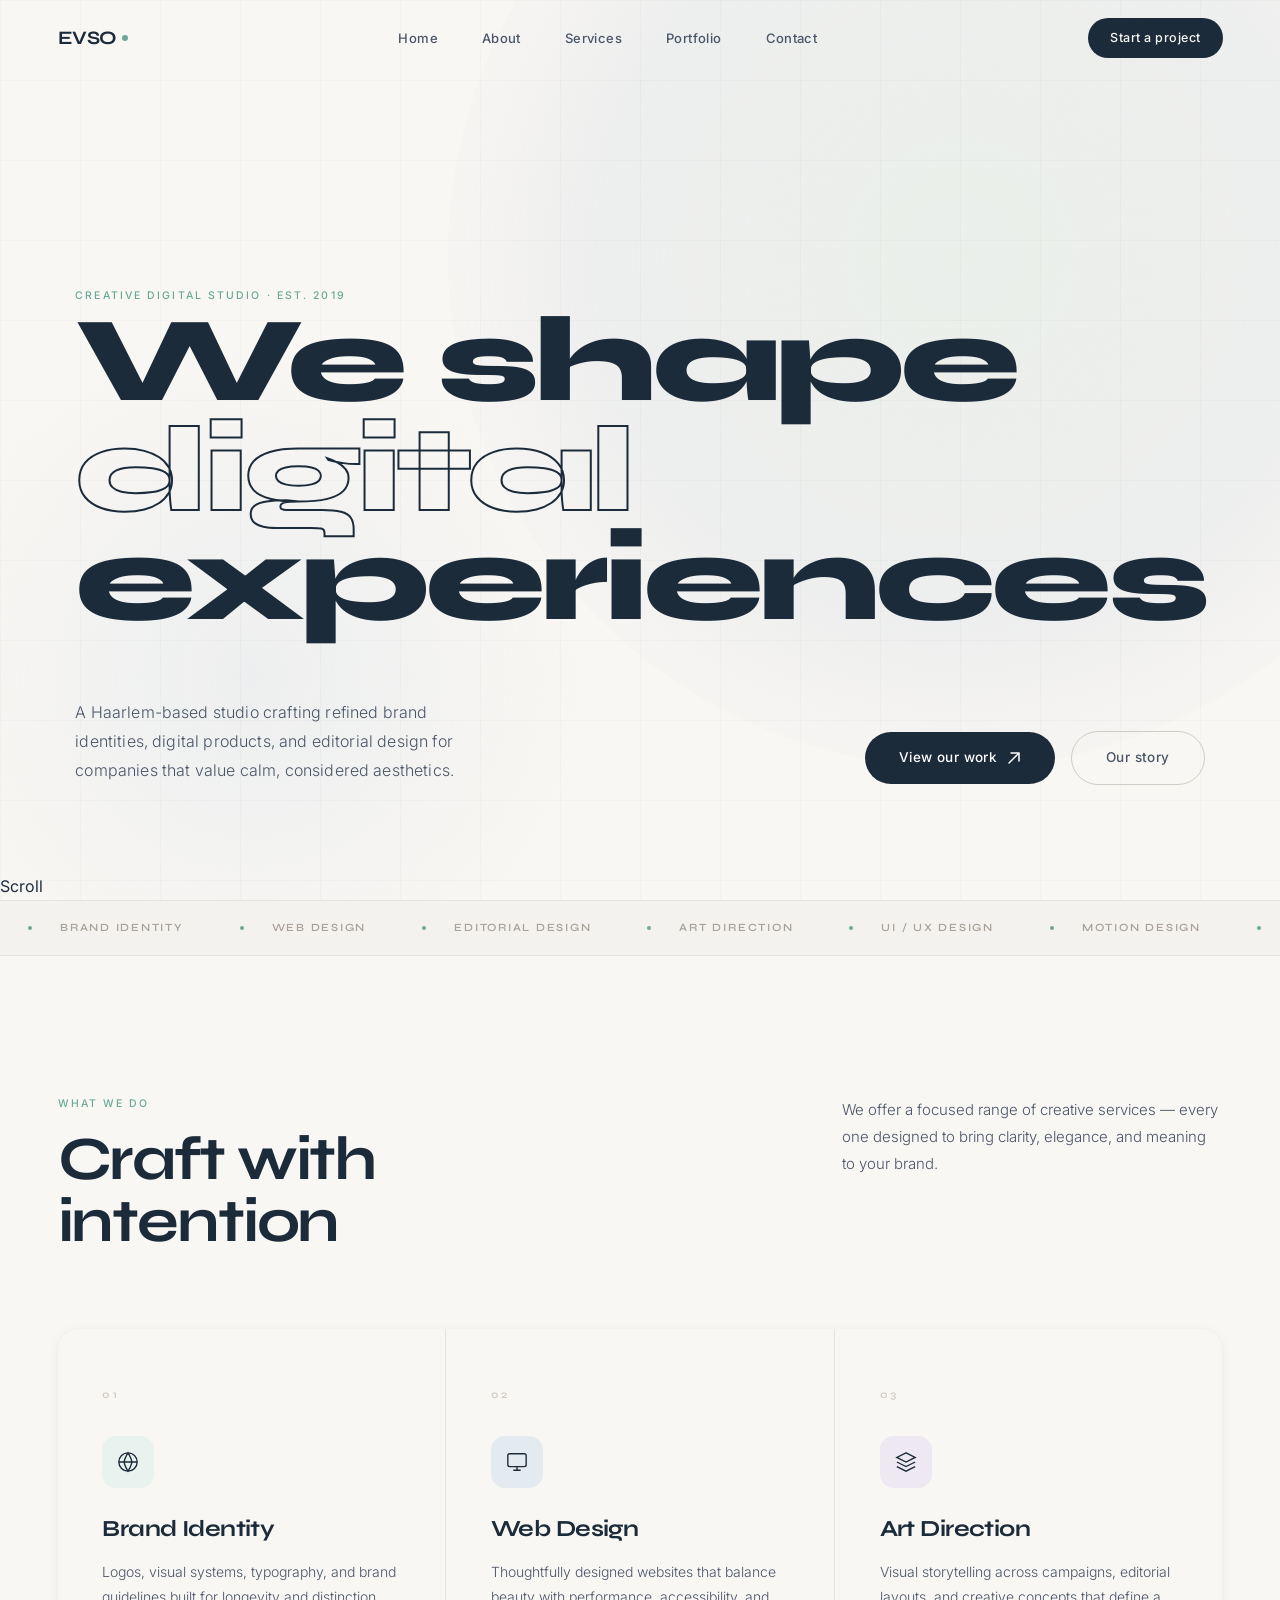
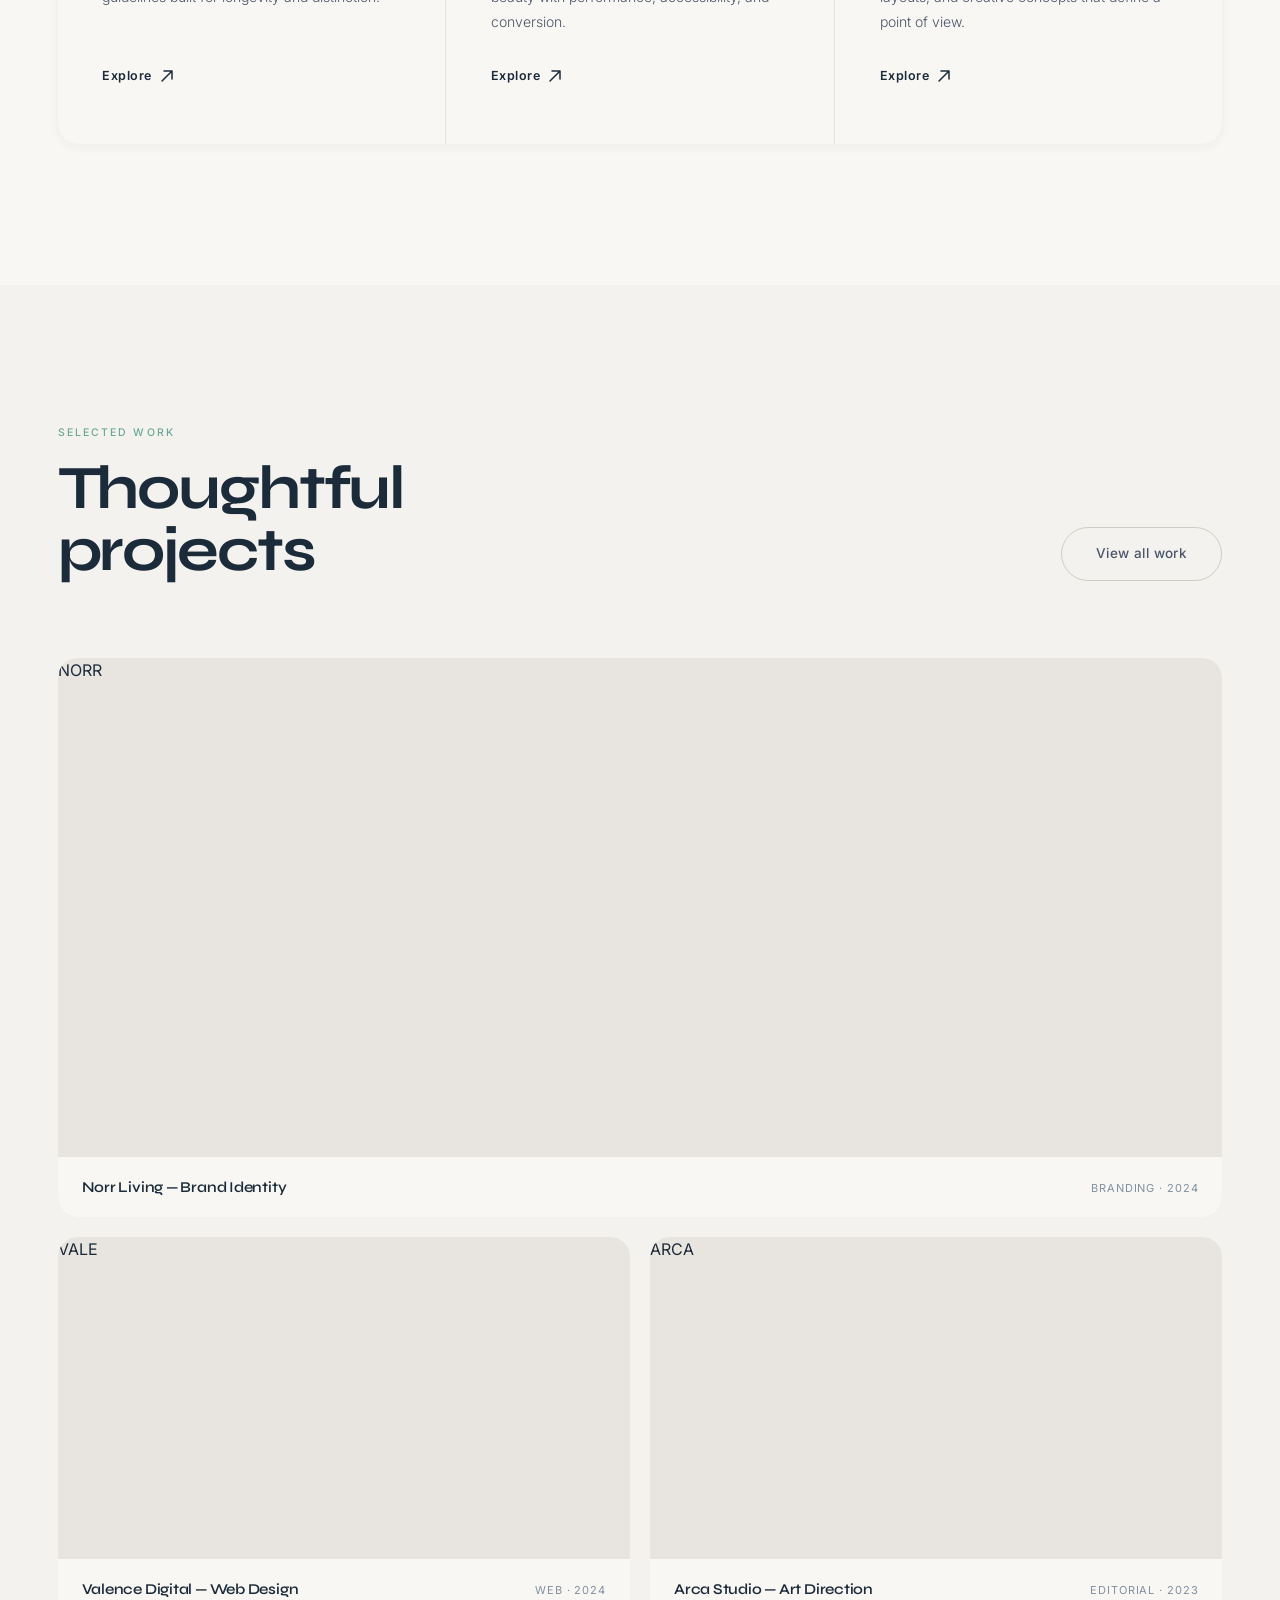
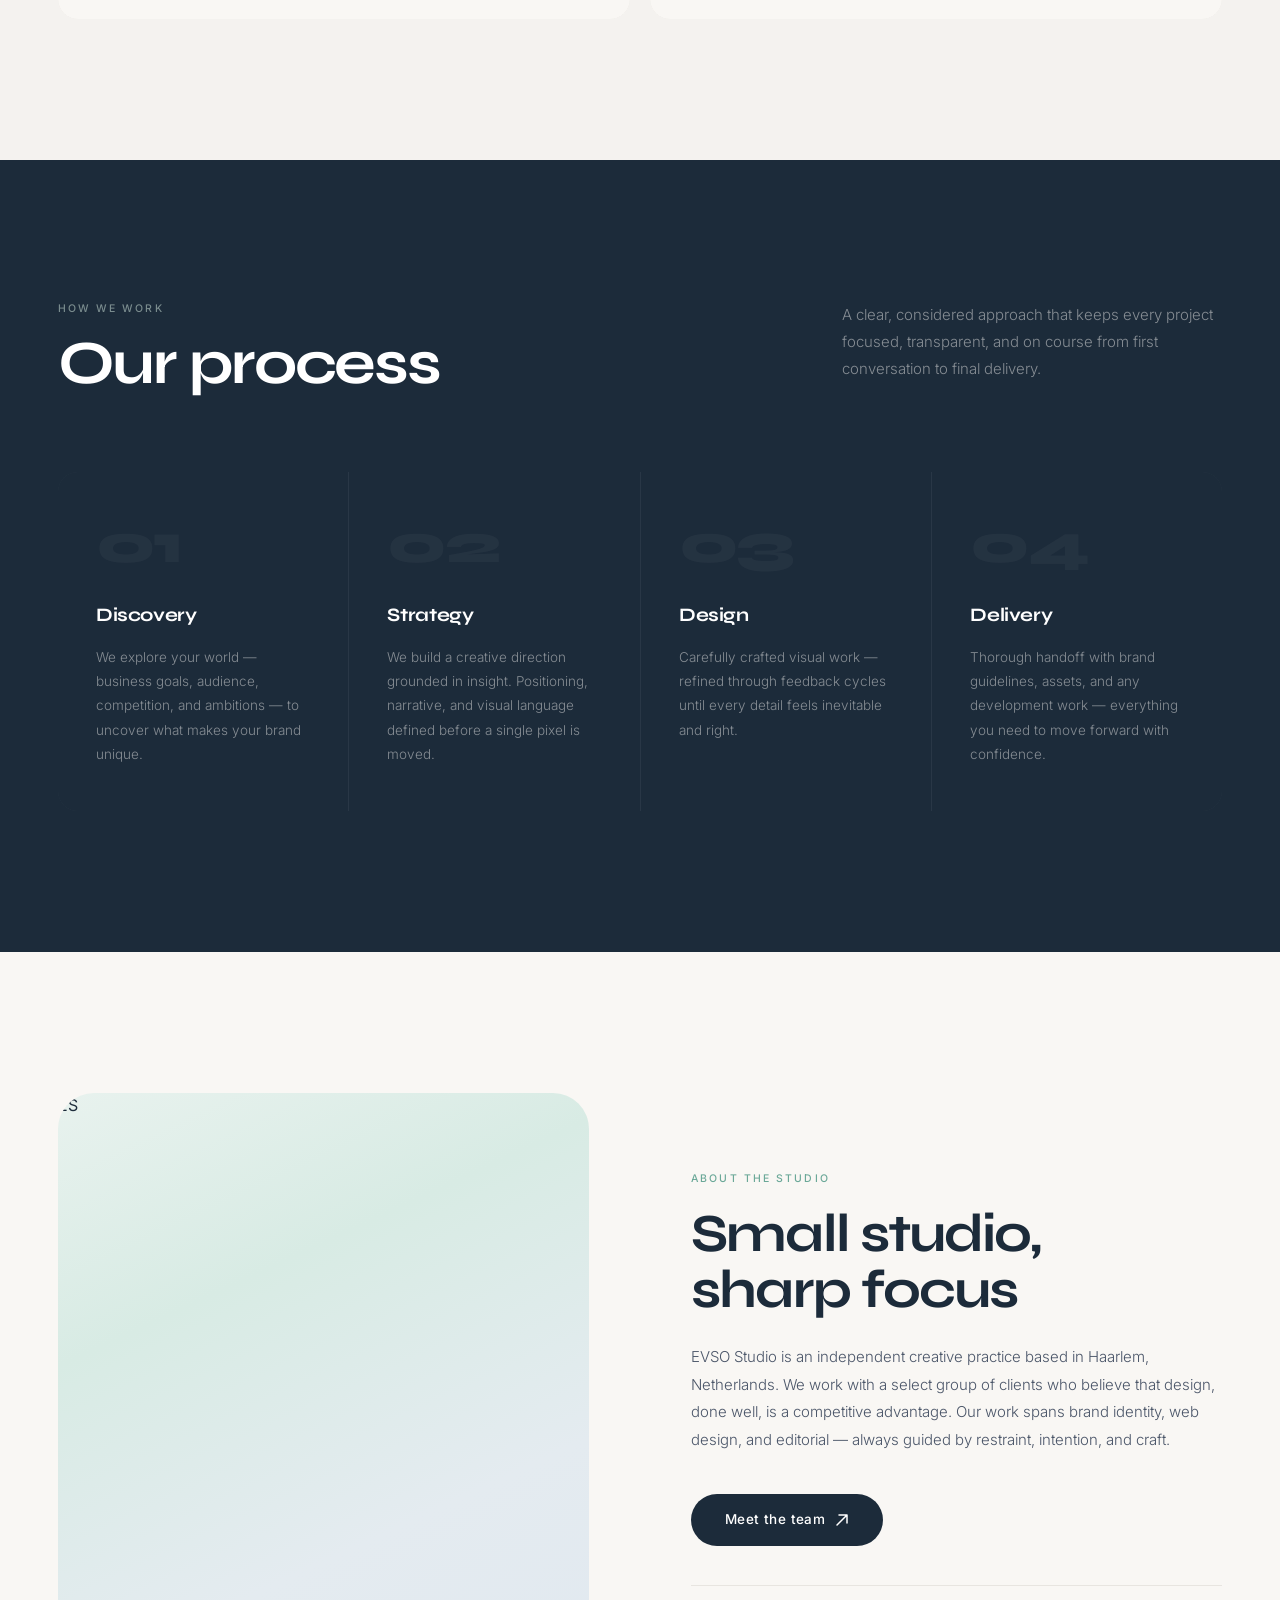
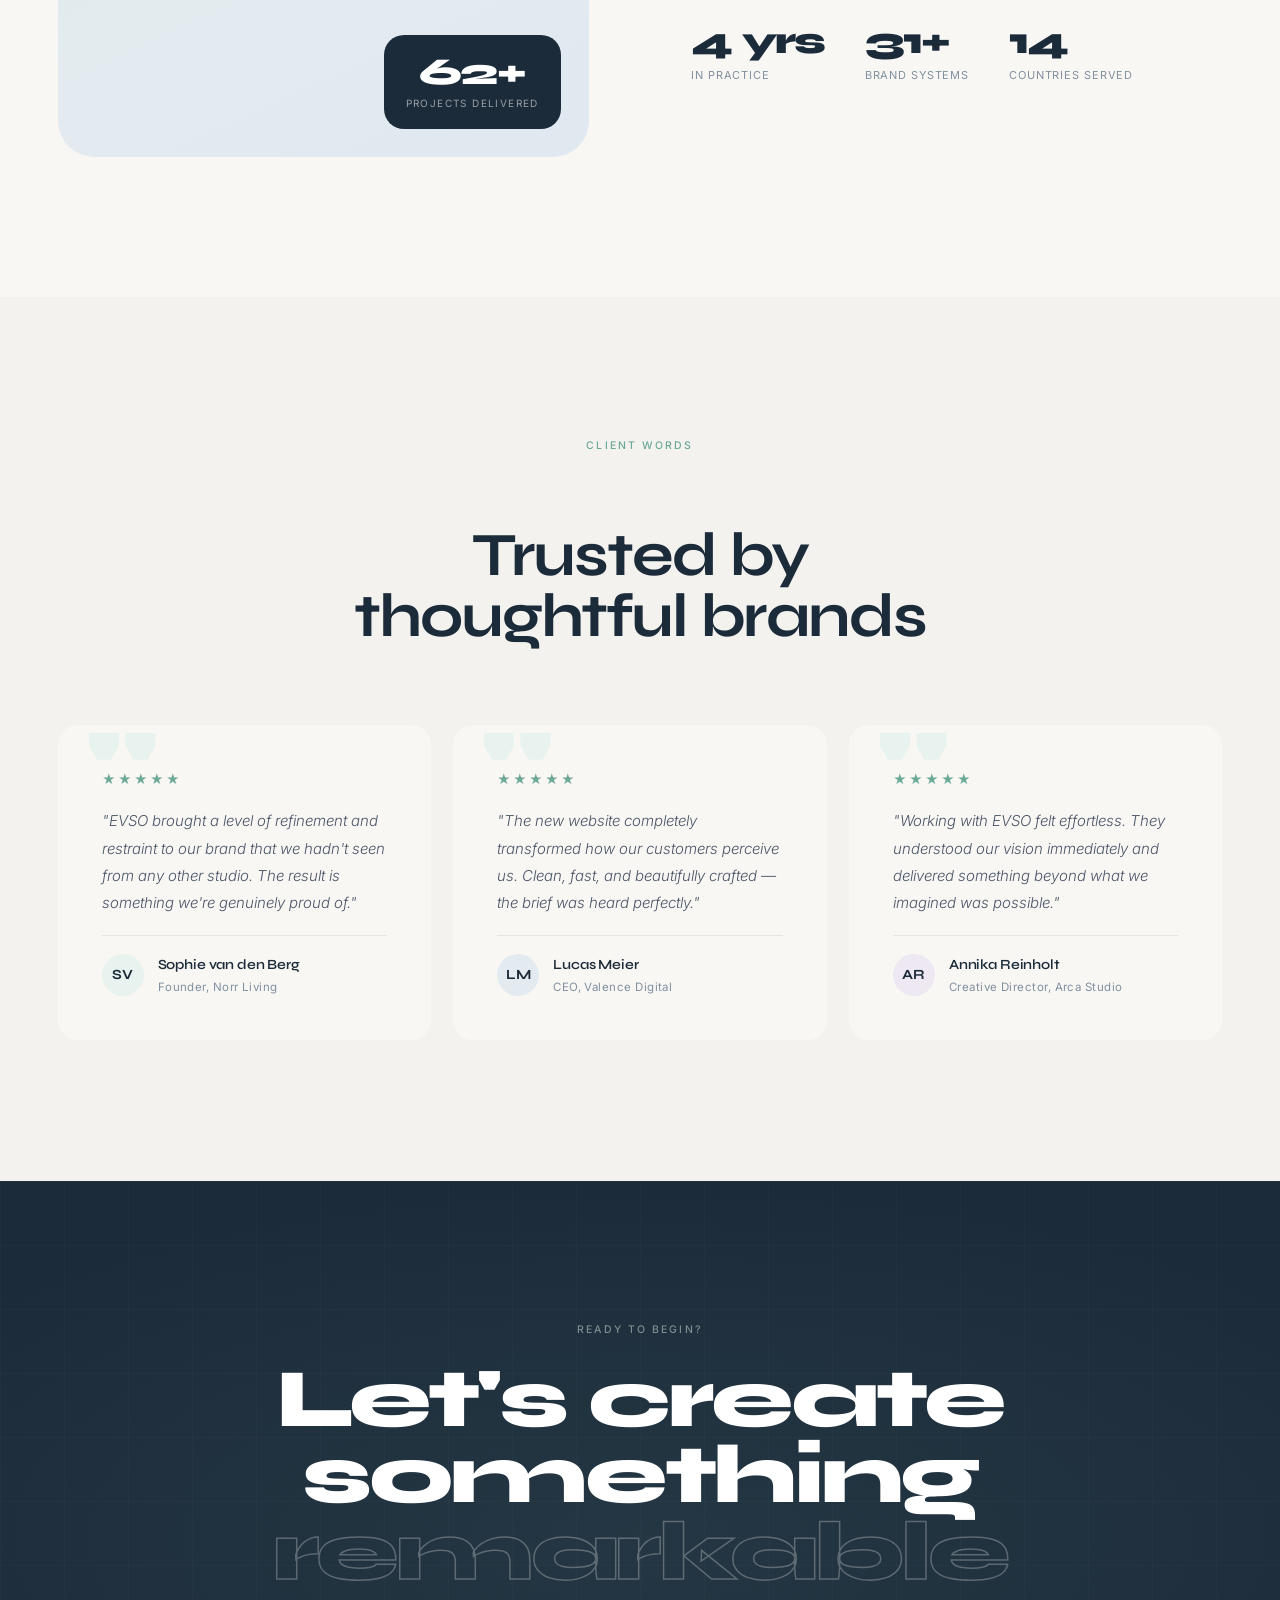
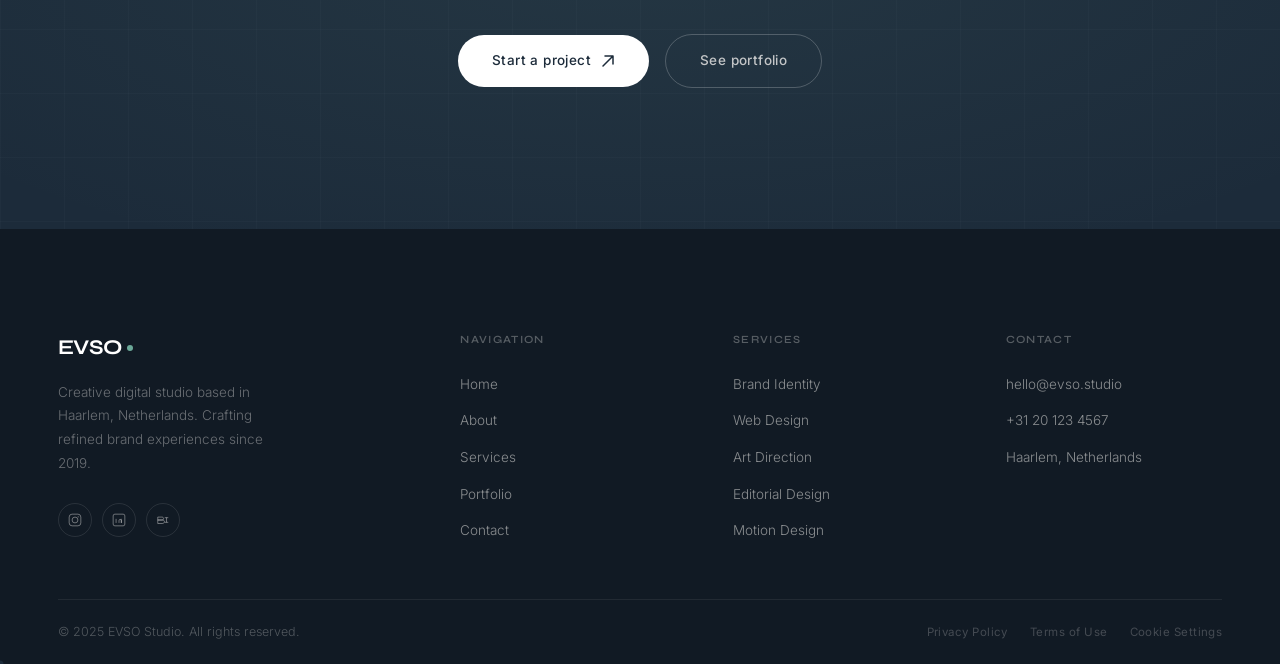
<file: index.html>
<!DOCTYPE html>
<html lang="en">
<head>
  <meta charset="UTF-8" />
  <meta name="viewport" content="width=device-width, initial-scale=1.0" />
  <meta name="description" content="EVSO Studio — A creative digital studio based in the Netherlands. We craft refined brand identities, digital experiences, and editorial design for forward-thinking companies." />
  <meta name="keywords" content="creative studio, branding, digital design, Netherlands, web design, brand identity" />
  <meta name="author" content="EVSO Studio" />
  <meta property="og:type" content="website" />
  <meta property="og:url" content="https://evso.studio/" />
  <meta property="og:title" content="EVSO Studio — Creative Digital Studio" />
  <meta property="og:description" content="We craft refined brand identities, digital experiences, and editorial design for forward-thinking companies." />
  <meta property="og:image" content="/assets/img/og-image.jpg" />
  <meta name="twitter:card" content="summary_large_image" />
  <meta name="theme-color" content="#1C2B3A" />
  <link rel="canonical" href="https://evso.studio/" />
  <link rel="icon" type="image/svg+xml" href="/assets/img/favicon.svg" />
  <title>EVSO Studio — Creative Digital Studio, Netherlands</title>
  <link rel="stylesheet" href="/assets/css/main.css" />
</head>
<body>

<!-- NAV -->
<header>
  <nav class="nav" role="navigation" aria-label="Main navigation">
    <div class="container nav__inner">
      <a href="/index.html" class="nav__logo" aria-label="EVSO Studio home">
        EVSO<span class="nav__logo-dot"></span>
      </a>
      <ul class="nav__links" role="list">
        <li><a href="/index.html" class="nav__link">Home</a></li>
        <li><a href="/about.html" class="nav__link">About</a></li>
        <li><a href="/services.html" class="nav__link">Services</a></li>
        <li><a href="/portfolio.html" class="nav__link">Portfolio</a></li>
        <li><a href="/contact.html" class="nav__link">Contact</a></li>
      </ul>
      <a href="/contact.html" class="nav__cta">Start a project</a>
      <button class="nav__toggle" aria-label="Toggle mobile menu" aria-expanded="false">
        <span></span><span></span><span></span>
      </button>
    </div>
  </nav>
  <nav class="nav__mobile" aria-label="Mobile navigation">
    <a href="/index.html" class="nav__mobile-link">Home</a>
    <a href="/about.html" class="nav__mobile-link">About</a>
    <a href="/services.html" class="nav__mobile-link">Services</a>
    <a href="/portfolio.html" class="nav__mobile-link">Portfolio</a>
    <a href="/contact.html" class="nav__mobile-link">Contact</a>
    <p class="nav__mobile-footer">Amsterdam · Netherlands</p>
  </nav>
</header>

<main>

<!-- HERO -->
<section class="hero" aria-label="Hero">
  <div class="hero__bg">
    <div class="hero__gradient"></div>
    <div class="hero__gradient-2"></div>
  </div>
  <div class="container hero__content">
    <div class="hero__label">
      <div class="hero__label-line"></div>
      <span class="label label--mint">Creative Digital Studio · Est. 2019</span>
    </div>
    <h1 class="hero__headline">
      We shape<br>
      <em>digital</em><br>
      experiences
    </h1>
    <div class="hero__bottom">
      <p class="hero__desc">
        A Haarlem-based studio crafting refined brand identities, digital products, and editorial design for companies that value calm, considered aesthetics.
      </p>
      <div class="hero__actions">
        <a href="/portfolio.html" class="btn btn--primary">
          View our work
          <span class="btn__arrow">
            <svg width="14" height="14" viewBox="0 0 14 14" fill="none"><path d="M2 12L12 2M12 2H4M12 2V10" stroke="currentColor" stroke-width="1.5" stroke-linecap="round" stroke-linejoin="round"/></svg>
          </span>
        </a>
        <a href="/about.html" class="btn btn--ghost">Our story</a>
      </div>
    </div>
  </div>
  <div class="hero__scroll" aria-hidden="true">
    <div class="hero__scroll-line"></div>
    <span class="hero__scroll-text">Scroll</span>
  </div>
</section>

<!-- MARQUEE -->
<div class="marquee" aria-hidden="true">
  <div class="marquee__track">
    <div class="marquee__item"><span class="marquee__dot"></span>Brand Identity</div>
    <div class="marquee__item"><span class="marquee__dot"></span>Web Design</div>
    <div class="marquee__item"><span class="marquee__dot"></span>Editorial Design</div>
    <div class="marquee__item"><span class="marquee__dot"></span>Art Direction</div>
    <div class="marquee__item"><span class="marquee__dot"></span>UI / UX Design</div>
    <div class="marquee__item"><span class="marquee__dot"></span>Motion Design</div>
    <div class="marquee__item"><span class="marquee__dot"></span>Creative Strategy</div>
    <div class="marquee__item"><span class="marquee__dot"></span>Brand Identity</div>
    <div class="marquee__item"><span class="marquee__dot"></span>Web Design</div>
    <div class="marquee__item"><span class="marquee__dot"></span>Editorial Design</div>
    <div class="marquee__item"><span class="marquee__dot"></span>Art Direction</div>
    <div class="marquee__item"><span class="marquee__dot"></span>UI / UX Design</div>
    <div class="marquee__item"><span class="marquee__dot"></span>Motion Design</div>
    <div class="marquee__item"><span class="marquee__dot"></span>Creative Strategy</div>
  </div>
</div>

<!-- SERVICES -->
<section class="services section-pad" id="services">
  <div class="container">
    <div class="section-header" data-reveal>
      <div>
        <span class="label label--mint">What we do</span>
        <h2 class="section-title" style="margin-top:16px">Craft with<br>intention</h2>
      </div>
      <p class="section-sub">We offer a focused range of creative services — every one designed to bring clarity, elegance, and meaning to your brand.</p>
    </div>
    <div class="services__grid">
      <article class="service-card" data-reveal data-delay="1">
        <span class="service-card__num">01</span>
        <div class="service-card__icon">
          <svg width="22" height="22" viewBox="0 0 24 24" fill="none" stroke="currentColor" stroke-width="1.5"><circle cx="12" cy="12" r="10"/><path d="M12 2C6.5 11 6.5 13 12 22C17.5 13 17.5 11 12 2z"/><path d="M2 12h20"/></svg>
        </div>
        <h3 class="service-card__title">Brand Identity</h3>
        <p class="service-card__desc">Logos, visual systems, typography, and brand guidelines built for longevity and distinction.</p>
        <a href="/services.html" class="service-card__link">
          Explore
          <svg width="14" height="14" viewBox="0 0 14 14" fill="none"><path d="M2 12L12 2M12 2H4M12 2V10" stroke="currentColor" stroke-width="1.5" stroke-linecap="round"/></svg>
        </a>
      </article>
      <article class="service-card" data-reveal data-delay="2">
        <span class="service-card__num">02</span>
        <div class="service-card__icon" style="background:var(--blue-pale)">
          <svg width="22" height="22" viewBox="0 0 24 24" fill="none" stroke="currentColor" stroke-width="1.5"><rect x="2" y="3" width="20" height="14" rx="2"/><path d="M8 21h8m-4-4v4"/></svg>
        </div>
        <h3 class="service-card__title">Web Design</h3>
        <p class="service-card__desc">Thoughtfully designed websites that balance beauty with performance, accessibility, and conversion.</p>
        <a href="/services.html" class="service-card__link">
          Explore
          <svg width="14" height="14" viewBox="0 0 14 14" fill="none"><path d="M2 12L12 2M12 2H4M12 2V10" stroke="currentColor" stroke-width="1.5" stroke-linecap="round"/></svg>
        </a>
      </article>
      <article class="service-card" data-reveal data-delay="3">
        <span class="service-card__num">03</span>
        <div class="service-card__icon" style="background:#EDE8F2">
          <svg width="22" height="22" viewBox="0 0 24 24" fill="none" stroke="currentColor" stroke-width="1.5"><path d="M12 2L2 7l10 5 10-5-10-5z"/><path d="M2 17l10 5 10-5"/><path d="M2 12l10 5 10-5"/></svg>
        </div>
        <h3 class="service-card__title">Art Direction</h3>
        <p class="service-card__desc">Visual storytelling across campaigns, editorial layouts, and creative concepts that define a point of view.</p>
        <a href="/services.html" class="service-card__link">
          Explore
          <svg width="14" height="14" viewBox="0 0 14 14" fill="none"><path d="M2 12L12 2M12 2H4M12 2V10" stroke="currentColor" stroke-width="1.5" stroke-linecap="round"/></svg>
        </a>
      </article>
    </div>
  </div>
</section>

<!-- WORK -->
<section class="work section-pad" id="work">
  <div class="container">
    <div class="section-header" data-reveal>
      <div>
        <span class="label label--mint">Selected work</span>
        <h2 class="section-title" style="margin-top:16px">Thoughtful<br>projects</h2>
      </div>
      <a href="/portfolio.html" class="btn btn--ghost" style="align-self:flex-end">View all work</a>
    </div>
    <div class="work__grid">
      <article class="work-item" data-reveal>
        <div class="work-item__placeholder">NORR</div>
        <div class="work-item__caption">
          <div class="work-item__caption-title">Norr Living — Brand Identity</div>
          <div class="work-item__caption-sub">Branding · 2024</div>
        </div>
      </article>
      <article class="work-item" data-reveal data-delay="1">
        <div class="work-item__placeholder">VALE</div>
        <div class="work-item__caption">
          <div class="work-item__caption-title">Valence Digital — Web Design</div>
          <div class="work-item__caption-sub">Web · 2024</div>
        </div>
      </article>
      <article class="work-item" data-reveal data-delay="2">
        <div class="work-item__placeholder">ARCA</div>
        <div class="work-item__caption">
          <div class="work-item__caption-title">Arca Studio — Art Direction</div>
          <div class="work-item__caption-sub">Editorial · 2023</div>
        </div>
      </article>
    </div>
  </div>
</section>

<!-- PROCESS -->
<section class="process section-pad" id="process">
  <div class="container">
    <div class="section-header" data-reveal>
      <div>
        <span class="label label--mint">How we work</span>
        <h2 class="section-title" style="margin-top:16px; color:var(--white-pure)">Our process</h2>
      </div>
      <p class="section-sub">A clear, considered approach that keeps every project focused, transparent, and on course from first conversation to final delivery.</p>
    </div>
    <div class="process__steps">
      <div class="process-step" data-reveal data-delay="1">
        <div class="process-step__num">01</div>
        <h3 class="process-step__title">Discovery</h3>
        <p class="process-step__desc">We explore your world — business goals, audience, competition, and ambitions — to uncover what makes your brand unique.</p>
      </div>
      <div class="process-step" data-reveal data-delay="2">
        <div class="process-step__num">02</div>
        <h3 class="process-step__title">Strategy</h3>
        <p class="process-step__desc">We build a creative direction grounded in insight. Positioning, narrative, and visual language defined before a single pixel is moved.</p>
      </div>
      <div class="process-step" data-reveal data-delay="3">
        <div class="process-step__num">03</div>
        <h3 class="process-step__title">Design</h3>
        <p class="process-step__desc">Carefully crafted visual work — refined through feedback cycles until every detail feels inevitable and right.</p>
      </div>
      <div class="process-step" data-reveal data-delay="4">
        <div class="process-step__num">04</div>
        <h3 class="process-step__title">Delivery</h3>
        <p class="process-step__desc">Thorough handoff with brand guidelines, assets, and any development work — everything you need to move forward with confidence.</p>
      </div>
    </div>
  </div>
</section>

<!-- ABOUT STRIP -->
<section class="about-strip section-pad">
  <div class="container about-strip__inner">
    <div class="about-strip__visual" data-reveal="left">
      <div class="about-strip__visual-inner">ES</div>
      <div class="about-strip__badge">
        <div class="about-strip__badge-num" data-count="80" data-suffix="+">80+</div>
        <div class="about-strip__badge-label">Projects delivered</div>
      </div>
    </div>
    <div data-reveal="right">
      <span class="label label--mint about-strip__label">About the studio</span>
      <h2 class="about-strip__title">Small studio,<br>sharp focus</h2>
      <p class="about-strip__text">
        EVSO Studio is an independent creative practice based in Haarlem, Netherlands. We work with a select group of clients who believe that design, done well, is a competitive advantage. Our work spans brand identity, web design, and editorial — always guided by restraint, intention, and craft.
      </p>
      <a href="/about.html" class="btn btn--primary">
        Meet the team
        <span class="btn__arrow">
          <svg width="14" height="14" viewBox="0 0 14 14" fill="none"><path d="M2 12L12 2M12 2H4M12 2V10" stroke="currentColor" stroke-width="1.5" stroke-linecap="round" stroke-linejoin="round"/></svg>
        </span>
      </a>
      <div class="about-strip__stats">
        <div class="stat">
          <div class="stat__num" data-count="5" data-suffix=" yrs">5 yrs</div>
          <div class="stat__label">In practice</div>
        </div>
        <div class="stat">
          <div class="stat__num" data-count="40" data-suffix="+">40+</div>
          <div class="stat__label">Brand systems</div>
        </div>
        <div class="stat">
          <div class="stat__num" data-count="18" data-suffix="">18</div>
          <div class="stat__label">Countries served</div>
        </div>
      </div>
    </div>
  </div>
</section>

<!-- TESTIMONIALS -->
<section class="testimonials section-pad">
  <div class="container">
    <div class="section-header section-header--center" data-reveal>
      <span class="label label--mint">Client words</span>
      <h2 class="section-title" style="margin-top:16px">Trusted by<br>thoughtful brands</h2>
    </div>
    <div class="testimonials__grid">
      <article class="testimonial-card" data-reveal data-delay="1">
        <div class="testimonial-card__stars">★★★★★</div>
        <p class="testimonial-card__quote">"EVSO brought a level of refinement and restraint to our brand that we hadn't seen from any other studio. The result is something we're genuinely proud of."</p>
        <div class="testimonial-card__author">
          <div class="testimonial-card__avatar">SV</div>
          <div>
            <div class="testimonial-card__name">Sophie van den Berg</div>
            <div class="testimonial-card__role">Founder, Norr Living</div>
          </div>
        </div>
      </article>
      <article class="testimonial-card" data-reveal data-delay="2">
        <div class="testimonial-card__stars">★★★★★</div>
        <p class="testimonial-card__quote">"The new website completely transformed how our customers perceive us. Clean, fast, and beautifully crafted — the brief was heard perfectly."</p>
        <div class="testimonial-card__author">
          <div class="testimonial-card__avatar" style="background:var(--blue-pale)">LM</div>
          <div>
            <div class="testimonial-card__name">Lucas Meier</div>
            <div class="testimonial-card__role">CEO, Valence Digital</div>
          </div>
        </div>
      </article>
      <article class="testimonial-card" data-reveal data-delay="3">
        <div class="testimonial-card__stars">★★★★★</div>
        <p class="testimonial-card__quote">"Working with EVSO felt effortless. They understood our vision immediately and delivered something beyond what we imagined was possible."</p>
        <div class="testimonial-card__author">
          <div class="testimonial-card__avatar" style="background:#EDE8F2">AR</div>
          <div>
            <div class="testimonial-card__name">Annika Reinholt</div>
            <div class="testimonial-card__role">Creative Director, Arca Studio</div>
          </div>
        </div>
      </article>
    </div>
  </div>
</section>

<!-- CTA -->
<section class="cta-section section-pad">
  <div class="cta-section__bg"></div>
  <div class="container" style="position:relative; z-index:1">
    <span class="label label--mint">Ready to begin?</span>
    <h2 class="cta-section__title">
      Let's create<br>something <em>remarkable</em>
    </h2>
    <div class="cta-section__actions">
      <a href="/contact.html" class="btn btn--light">
        Start a project
        <span class="btn__arrow">
          <svg width="14" height="14" viewBox="0 0 14 14" fill="none"><path d="M2 12L12 2M12 2H4M12 2V10" stroke="currentColor" stroke-width="1.5" stroke-linecap="round" stroke-linejoin="round"/></svg>
        </span>
      </a>
      <a href="/portfolio.html" class="btn btn--outline-light">See portfolio</a>
    </div>
  </div>
</section>

</main>

<!-- FOOTER -->
<footer class="footer">
  <div class="container">
    <div class="footer__top">
      <div class="footer__brand">
        <div class="footer__logo">EVSO<span class="footer__logo-dot"></span></div>
        <p class="footer__tagline">Creative digital studio based in Haarlem, Netherlands. Crafting refined brand experiences since 2019.</p>
        <div class="footer__socials">
          <a href="#" class="footer__social" aria-label="Instagram">
            <svg width="14" height="14" viewBox="0 0 24 24" fill="none" stroke="currentColor" stroke-width="1.5"><rect x="2" y="2" width="20" height="20" rx="5"/><circle cx="12" cy="12" r="5"/><circle cx="17.5" cy="6.5" r="1" fill="currentColor" stroke="none"/></svg>
          </a>
          <a href="#" class="footer__social" aria-label="LinkedIn">
            <svg width="14" height="14" viewBox="0 0 24 24" fill="none" stroke="currentColor" stroke-width="1.5"><rect x="2" y="2" width="20" height="20" rx="3"/><path d="M7 10v7M7 7v.01M12 17v-4c0-1.5 1-2 2-2s2 .5 2 2v4m0-7v7"/></svg>
          </a>
          <a href="#" class="footer__social" aria-label="Behance">
            <svg width="14" height="14" viewBox="0 0 24 24" fill="none" stroke="currentColor" stroke-width="1.5"><path d="M3 7h7c2 0 3 1 3 2.5S12 12 10 12H3V7z"/><path d="M3 12h8c2 0 3.5 1 3.5 2.8S13 18 11 18H3v-6z"/><path d="M15 8h6m-6 8h6m-3-8v8"/></svg>
          </a>
        </div>
      </div>
      <div>
        <h4 class="footer__col-title">Navigation</h4>
        <ul class="footer__links">
          <li><a href="/index.html" class="footer__link">Home</a></li>
          <li><a href="/about.html" class="footer__link">About</a></li>
          <li><a href="/services.html" class="footer__link">Services</a></li>
          <li><a href="/portfolio.html" class="footer__link">Portfolio</a></li>
          <li><a href="/contact.html" class="footer__link">Contact</a></li>
        </ul>
      </div>
      <div>
        <h4 class="footer__col-title">Services</h4>
        <ul class="footer__links">
          <li><a href="/services.html" class="footer__link">Brand Identity</a></li>
          <li><a href="/services.html" class="footer__link">Web Design</a></li>
          <li><a href="/services.html" class="footer__link">Art Direction</a></li>
          <li><a href="/services.html" class="footer__link">Editorial Design</a></li>
          <li><a href="/services.html" class="footer__link">Motion Design</a></li>
        </ul>
      </div>
      <div>
        <h4 class="footer__col-title">Contact</h4>
        <ul class="footer__links">
          <li><a href="mailto:hello@evso.studio" class="footer__link">hello@evso.studio</a></li>
          <li><a href="tel:+31201234567" class="footer__link">+31 20 123 4567</a></li>
          <li><span class="footer__link">Haarlem, Netherlands</span></li>
        </ul>
      </div>
    </div>
    <div class="footer__bottom">
      <p class="footer__copy">© 2025 EVSO Studio. All rights reserved.</p>
      <div class="footer__legal">
        <a href="#" class="footer__legal-link">Privacy Policy</a>
        <a href="#" class="footer__legal-link">Terms of Use</a>
        <a href="#" class="footer__legal-link">Cookie Settings</a>
      </div>
    </div>
  </div>
</footer>

<script src="/assets/js/main.js"></script>
</body>
</html>
</file>
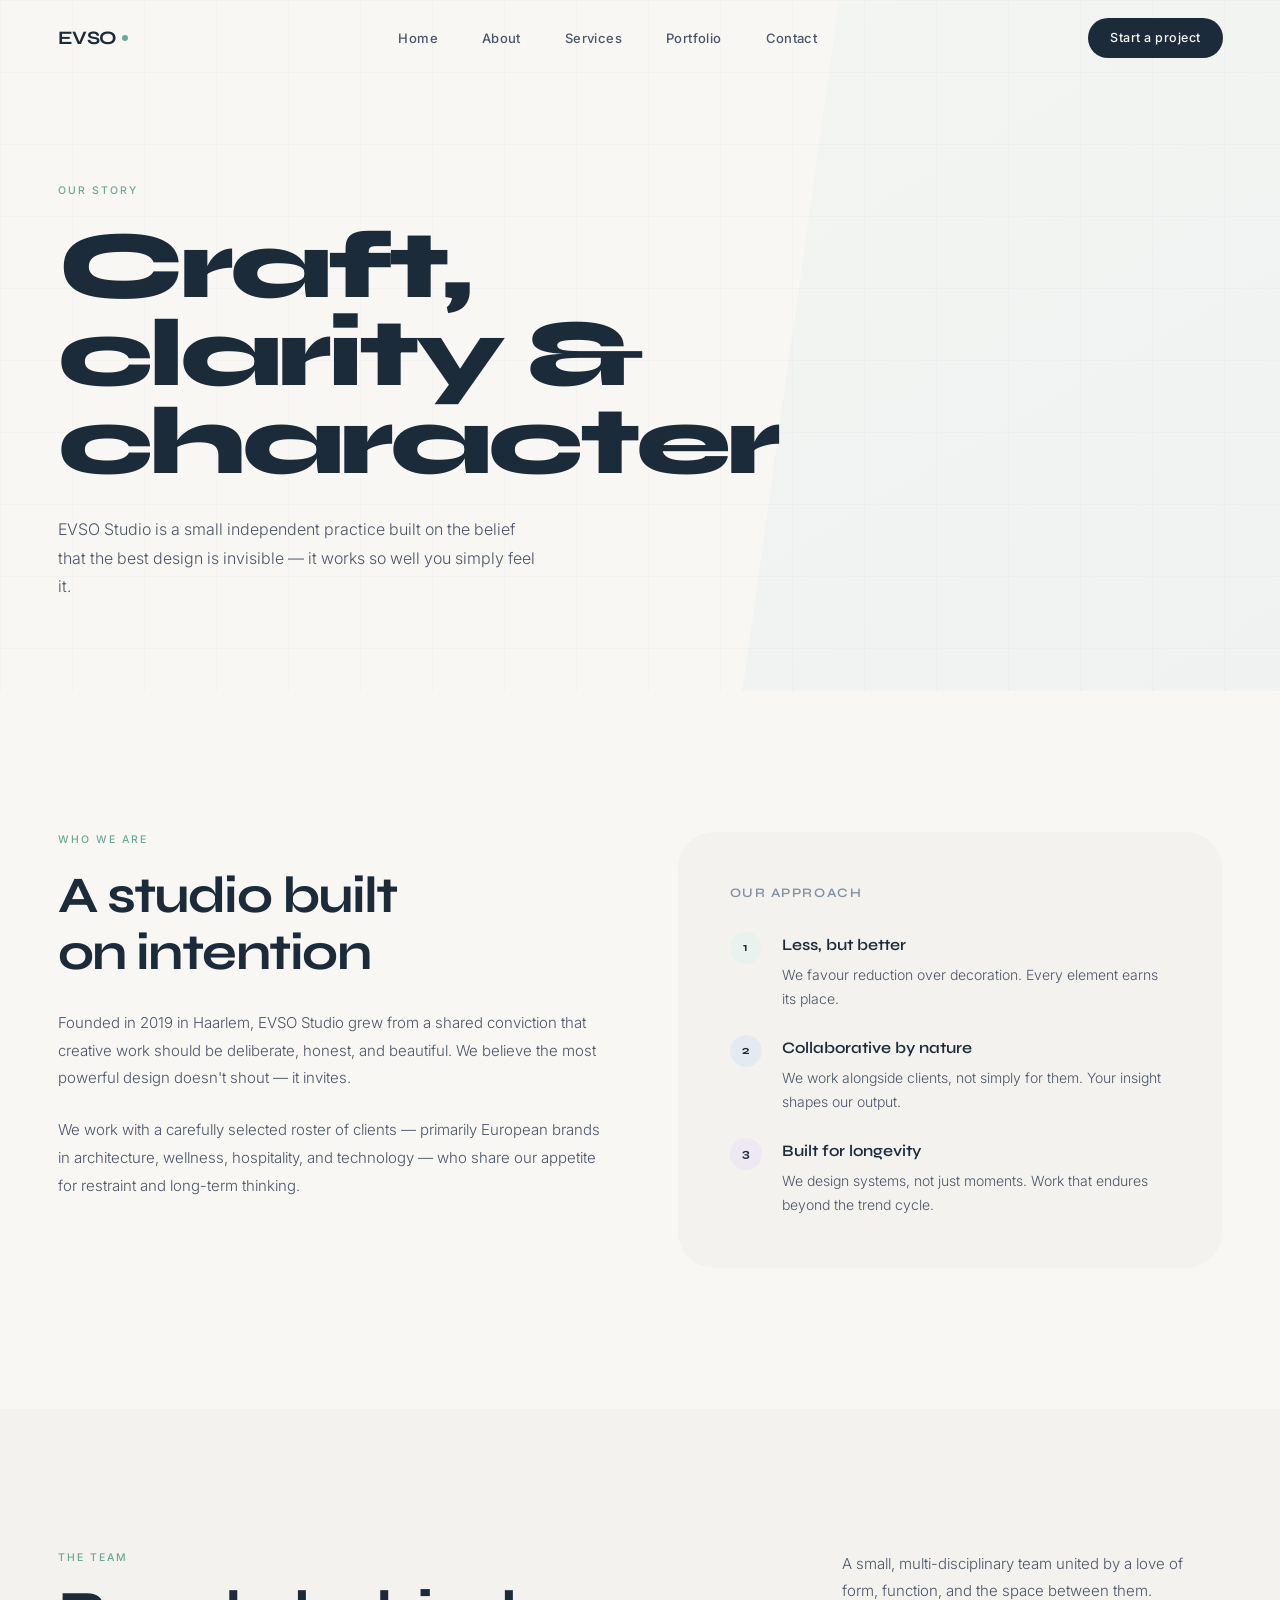
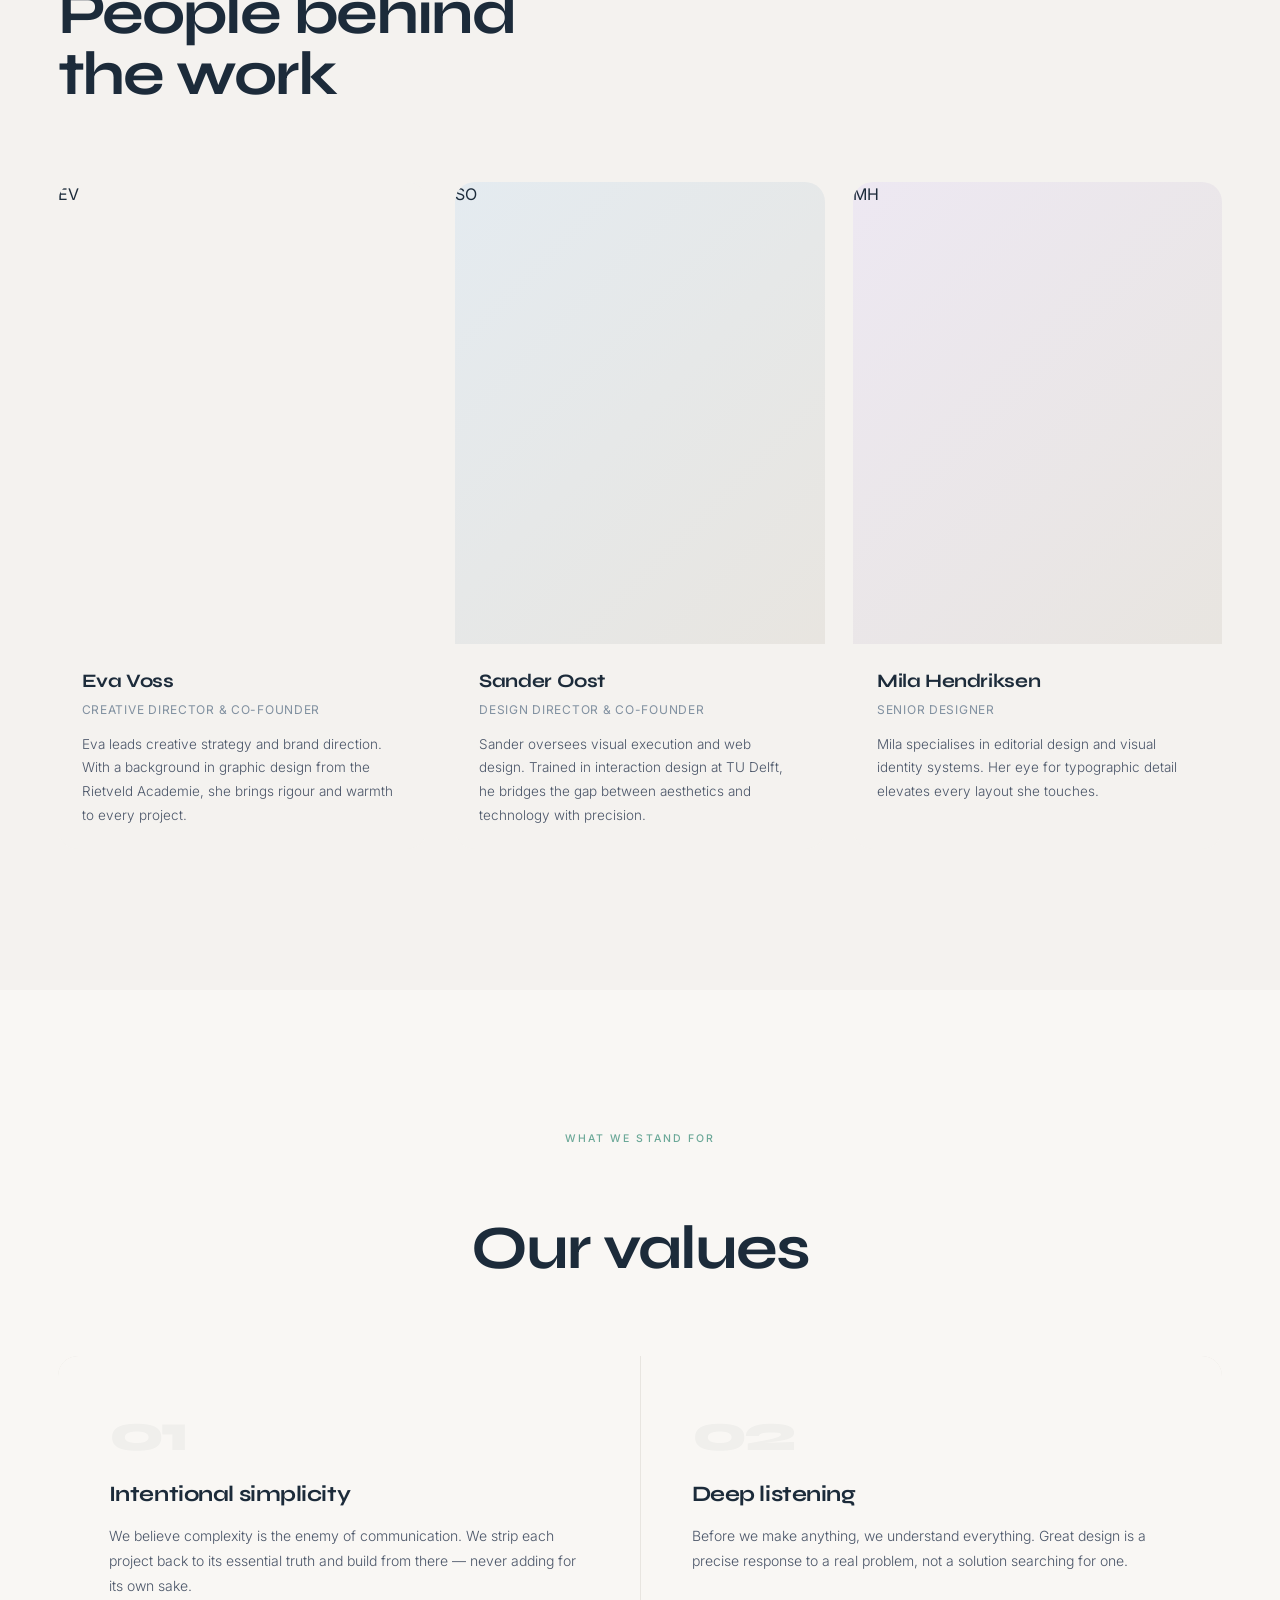
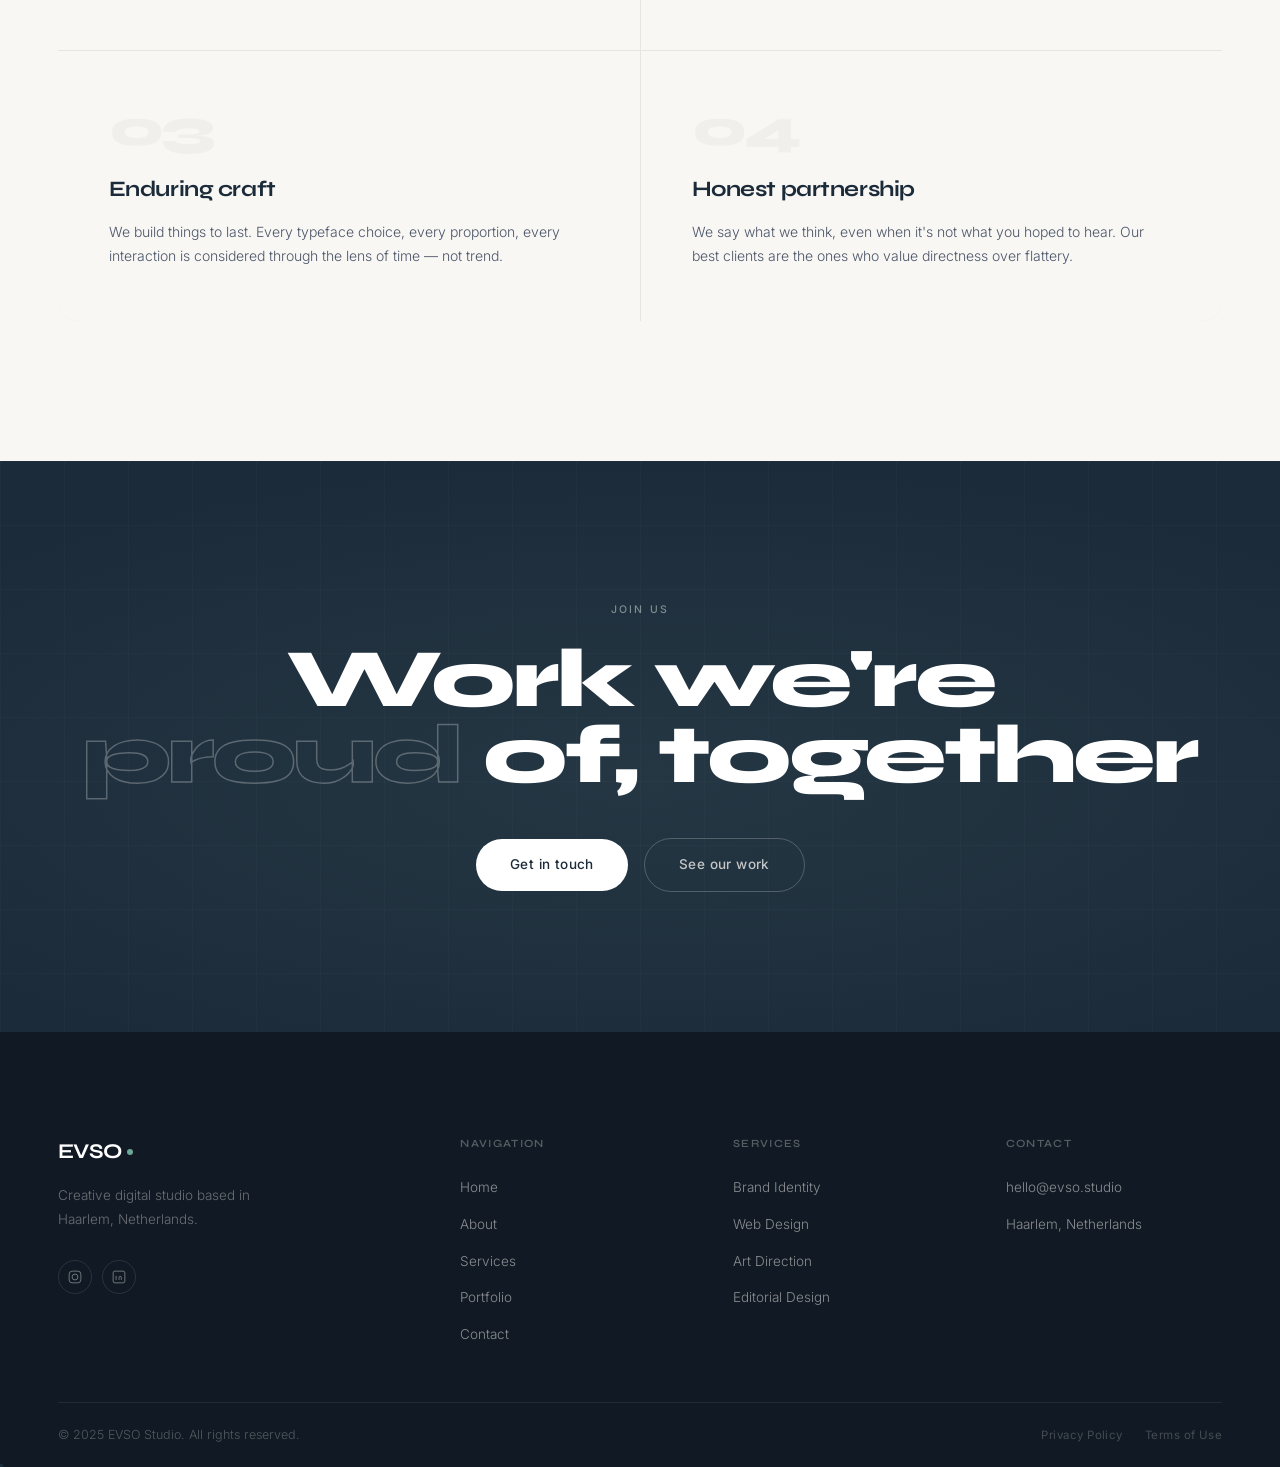
<file: about.html>
<!DOCTYPE html>
<html lang="en">
<head>
  <meta charset="UTF-8" />
  <meta name="viewport" content="width=device-width, initial-scale=1.0" />
  <meta name="description" content="About EVSO Studio — A small, focused creative studio based in Haarlem, Netherlands. Meet the team behind the work." />
  <meta property="og:title" content="About — EVSO Studio" />
  <meta property="og:description" content="A small, focused creative studio based in Haarlem, Netherlands." />
  <meta name="theme-color" content="#1C2B3A" />
  <link rel="canonical" href="https://evso.studio/about.html" />
  <link rel="icon" type="image/svg+xml" href="/assets/img/favicon.svg" />
  <title>About — EVSO Studio</title>
  <link rel="stylesheet" href="/assets/css/main.css" />
</head>
<body>

<header>
  <nav class="nav" role="navigation" aria-label="Main navigation">
    <div class="container nav__inner">
      <a href="/index.html" class="nav__logo">EVSO<span class="nav__logo-dot"></span></a>
      <ul class="nav__links">
        <li><a href="/index.html" class="nav__link">Home</a></li>
        <li><a href="/about.html" class="nav__link">About</a></li>
        <li><a href="/services.html" class="nav__link">Services</a></li>
        <li><a href="/portfolio.html" class="nav__link">Portfolio</a></li>
        <li><a href="/contact.html" class="nav__link">Contact</a></li>
      </ul>
      <a href="/contact.html" class="nav__cta">Start a project</a>
      <button class="nav__toggle" aria-label="Toggle menu"><span></span><span></span><span></span></button>
    </div>
  </nav>
  <nav class="nav__mobile">
    <a href="/index.html" class="nav__mobile-link">Home</a>
    <a href="/about.html" class="nav__mobile-link">About</a>
    <a href="/services.html" class="nav__mobile-link">Services</a>
    <a href="/portfolio.html" class="nav__mobile-link">Portfolio</a>
    <a href="/contact.html" class="nav__mobile-link">Contact</a>
    <p class="nav__mobile-footer">Amsterdam · Netherlands</p>
  </nav>
</header>

<main>

<!-- PAGE HERO -->
<section class="page-hero">
  <div class="page-hero__bg"></div>
  <div class="container">
    <span class="label label--mint page-hero__label">Our story</span>
    <h1 class="page-hero__title">Craft,<br>clarity &<br>character</h1>
    <p class="page-hero__desc">EVSO Studio is a small independent practice built on the belief that the best design is invisible — it works so well you simply feel it.</p>
  </div>
</section>

<!-- STUDIO INTRO -->
<section class="section-pad" style="background: var(--white);">
  <div class="container">
    <div style="display: grid; grid-template-columns: 1fr 1fr; gap: clamp(40px, 6vw, 100px); align-items: start;">
      <div data-reveal>
        <span class="label label--mint" style="margin-bottom:20px; display:block">Who we are</span>
        <h2 style="font-family: var(--font-head); font-size: clamp(32px, 4vw, 52px); font-weight: 700; letter-spacing: -0.03em; line-height: 1.1; color: var(--navy); margin-bottom: 28px;">
          A studio built<br>on intention
        </h2>
        <p style="font-size: 15px; line-height: 1.85; color: var(--text-soft); font-weight: 300; margin-bottom: 24px;">
          Founded in 2019 in Haarlem, EVSO Studio grew from a shared conviction that creative work should be deliberate, honest, and beautiful. We believe the most powerful design doesn't shout — it invites.
        </p>
        <p style="font-size: 15px; line-height: 1.85; color: var(--text-soft); font-weight: 300;">
          We work with a carefully selected roster of clients — primarily European brands in architecture, wellness, hospitality, and technology — who share our appetite for restraint and long-term thinking.
        </p>
      </div>
      <div data-reveal data-delay="2">
        <div style="background: var(--grey-100); border-radius: var(--radius-xl); padding: clamp(32px, 4vw, 56px);">
          <div style="font-family: var(--font-head); font-size: 13px; font-weight: 600; letter-spacing: 0.12em; text-transform: uppercase; color: var(--text-muted); margin-bottom: 28px;">Our approach</div>
          <div style="display: flex; flex-direction: column; gap: 24px;">
            <div style="display: flex; gap: 20px; align-items: flex-start;">
              <div style="width: 32px; height: 32px; background: var(--mint-light); border-radius: 50%; display: flex; align-items: center; justify-content: center; flex-shrink: 0; font-family: var(--font-head); font-size: 12px; font-weight: 700; color: var(--navy);">1</div>
              <div>
                <div style="font-family: var(--font-head); font-size: 16px; font-weight: 600; color: var(--navy); margin-bottom: 6px;">Less, but better</div>
                <div style="font-size: 14px; line-height: 1.7; color: var(--text-soft); font-weight: 300;">We favour reduction over decoration. Every element earns its place.</div>
              </div>
            </div>
            <div style="display: flex; gap: 20px; align-items: flex-start;">
              <div style="width: 32px; height: 32px; background: var(--blue-pale); border-radius: 50%; display: flex; align-items: center; justify-content: center; flex-shrink: 0; font-family: var(--font-head); font-size: 12px; font-weight: 700; color: var(--navy);">2</div>
              <div>
                <div style="font-family: var(--font-head); font-size: 16px; font-weight: 600; color: var(--navy); margin-bottom: 6px;">Collaborative by nature</div>
                <div style="font-size: 14px; line-height: 1.7; color: var(--text-soft); font-weight: 300;">We work alongside clients, not simply for them. Your insight shapes our output.</div>
              </div>
            </div>
            <div style="display: flex; gap: 20px; align-items: flex-start;">
              <div style="width: 32px; height: 32px; background: #EDE8F2; border-radius: 50%; display: flex; align-items: center; justify-content: center; flex-shrink: 0; font-family: var(--font-head); font-size: 12px; font-weight: 700; color: var(--navy);">3</div>
              <div>
                <div style="font-family: var(--font-head); font-size: 16px; font-weight: 600; color: var(--navy); margin-bottom: 6px;">Built for longevity</div>
                <div style="font-size: 14px; line-height: 1.7; color: var(--text-soft); font-weight: 300;">We design systems, not just moments. Work that endures beyond the trend cycle.</div>
              </div>
            </div>
          </div>
        </div>
      </div>
    </div>
  </div>
</section>

<!-- TEAM -->
<section class="section-pad" style="background: var(--grey-100);">
  <div class="container">
    <div class="section-header" data-reveal>
      <div>
        <span class="label label--mint">The team</span>
        <h2 class="section-title" style="margin-top:16px">People behind<br>the work</h2>
      </div>
      <p class="section-sub">A small, multi-disciplinary team united by a love of form, function, and the space between them.</p>
    </div>
    <div class="team-grid">
      <article class="team-card" data-reveal data-delay="1">
        <div class="team-card__img">EV</div>
        <div class="team-card__body">
          <h3 class="team-card__name">Eva Voss</h3>
          <p class="team-card__role">Creative Director & Co-founder</p>
          <p class="team-card__bio">Eva leads creative strategy and brand direction. With a background in graphic design from the Rietveld Academie, she brings rigour and warmth to every project.</p>
        </div>
      </article>
      <article class="team-card" data-reveal data-delay="2">
        <div class="team-card__img" style="background: linear-gradient(135deg, var(--blue-pale) 0%, var(--grey-200) 100%);">SO</div>
        <div class="team-card__body">
          <h3 class="team-card__name">Sander Oost</h3>
          <p class="team-card__role">Design Director & Co-founder</p>
          <p class="team-card__bio">Sander oversees visual execution and web design. Trained in interaction design at TU Delft, he bridges the gap between aesthetics and technology with precision.</p>
        </div>
      </article>
      <article class="team-card" data-reveal data-delay="3">
        <div class="team-card__img" style="background: linear-gradient(135deg, #EDE8F2 0%, var(--grey-200) 100%);">MH</div>
        <div class="team-card__body">
          <h3 class="team-card__name">Mila Hendriksen</h3>
          <p class="team-card__role">Senior Designer</p>
          <p class="team-card__bio">Mila specialises in editorial design and visual identity systems. Her eye for typographic detail elevates every layout she touches.</p>
        </div>
      </article>
    </div>
  </div>
</section>

<!-- VALUES -->
<section class="section-pad" style="background: var(--white);">
  <div class="container">
    <div class="section-header section-header--center" data-reveal>
      <span class="label label--mint">What we stand for</span>
      <h2 class="section-title" style="margin-top:16px">Our values</h2>
    </div>
    <div class="values-grid">
      <div class="value-item" data-reveal data-delay="1">
        <div class="value-item__num">01</div>
        <h3 class="value-item__title">Intentional simplicity</h3>
        <p class="value-item__text">We believe complexity is the enemy of communication. We strip each project back to its essential truth and build from there — never adding for its own sake.</p>
      </div>
      <div class="value-item" data-reveal data-delay="2">
        <div class="value-item__num">02</div>
        <h3 class="value-item__title">Deep listening</h3>
        <p class="value-item__text">Before we make anything, we understand everything. Great design is a precise response to a real problem, not a solution searching for one.</p>
      </div>
      <div class="value-item" data-reveal data-delay="3">
        <div class="value-item__num">03</div>
        <h3 class="value-item__title">Enduring craft</h3>
        <p class="value-item__text">We build things to last. Every typeface choice, every proportion, every interaction is considered through the lens of time — not trend.</p>
      </div>
      <div class="value-item" data-reveal data-delay="4">
        <div class="value-item__num">04</div>
        <h3 class="value-item__title">Honest partnership</h3>
        <p class="value-item__text">We say what we think, even when it's not what you hoped to hear. Our best clients are the ones who value directness over flattery.</p>
      </div>
    </div>
  </div>
</section>

<!-- CTA -->
<section class="cta-section section-pad">
  <div class="cta-section__bg"></div>
  <div class="container" style="position:relative; z-index:1">
    <span class="label label--mint">Join us</span>
    <h2 class="cta-section__title">Work we're<br><em>proud</em> of, together</h2>
    <div class="cta-section__actions">
      <a href="/contact.html" class="btn btn--light">Get in touch</a>
      <a href="/portfolio.html" class="btn btn--outline-light">See our work</a>
    </div>
  </div>
</section>

</main>

<footer class="footer">
  <div class="container">
    <div class="footer__top">
      <div class="footer__brand">
        <div class="footer__logo">EVSO<span class="footer__logo-dot"></span></div>
        <p class="footer__tagline">Creative digital studio based in Haarlem, Netherlands.</p>
        <div class="footer__socials">
          <a href="#" class="footer__social" aria-label="Instagram"><svg width="14" height="14" viewBox="0 0 24 24" fill="none" stroke="currentColor" stroke-width="1.5"><rect x="2" y="2" width="20" height="20" rx="5"/><circle cx="12" cy="12" r="5"/></svg></a>
          <a href="#" class="footer__social" aria-label="LinkedIn"><svg width="14" height="14" viewBox="0 0 24 24" fill="none" stroke="currentColor" stroke-width="1.5"><rect x="2" y="2" width="20" height="20" rx="3"/><path d="M7 10v7M7 7v.01M12 17v-4c0-1.5 1-2 2-2s2 .5 2 2v4"/></svg></a>
        </div>
      </div>
      <div>
        <h4 class="footer__col-title">Navigation</h4>
        <ul class="footer__links">
          <li><a href="/index.html" class="footer__link">Home</a></li>
          <li><a href="/about.html" class="footer__link">About</a></li>
          <li><a href="/services.html" class="footer__link">Services</a></li>
          <li><a href="/portfolio.html" class="footer__link">Portfolio</a></li>
          <li><a href="/contact.html" class="footer__link">Contact</a></li>
        </ul>
      </div>
      <div>
        <h4 class="footer__col-title">Services</h4>
        <ul class="footer__links">
          <li><a href="/services.html" class="footer__link">Brand Identity</a></li>
          <li><a href="/services.html" class="footer__link">Web Design</a></li>
          <li><a href="/services.html" class="footer__link">Art Direction</a></li>
          <li><a href="/services.html" class="footer__link">Editorial Design</a></li>
        </ul>
      </div>
      <div>
        <h4 class="footer__col-title">Contact</h4>
        <ul class="footer__links">
          <li><a href="mailto:hello@evso.studio" class="footer__link">hello@evso.studio</a></li>
          <li><span class="footer__link">Haarlem, Netherlands</span></li>
        </ul>
      </div>
    </div>
    <div class="footer__bottom">
      <p class="footer__copy">© 2025 EVSO Studio. All rights reserved.</p>
      <div class="footer__legal">
        <a href="#" class="footer__legal-link">Privacy Policy</a>
        <a href="#" class="footer__legal-link">Terms of Use</a>
      </div>
    </div>
  </div>
</footer>

<script src="/assets/js/main.js"></script>
</body>
</html>
</file>
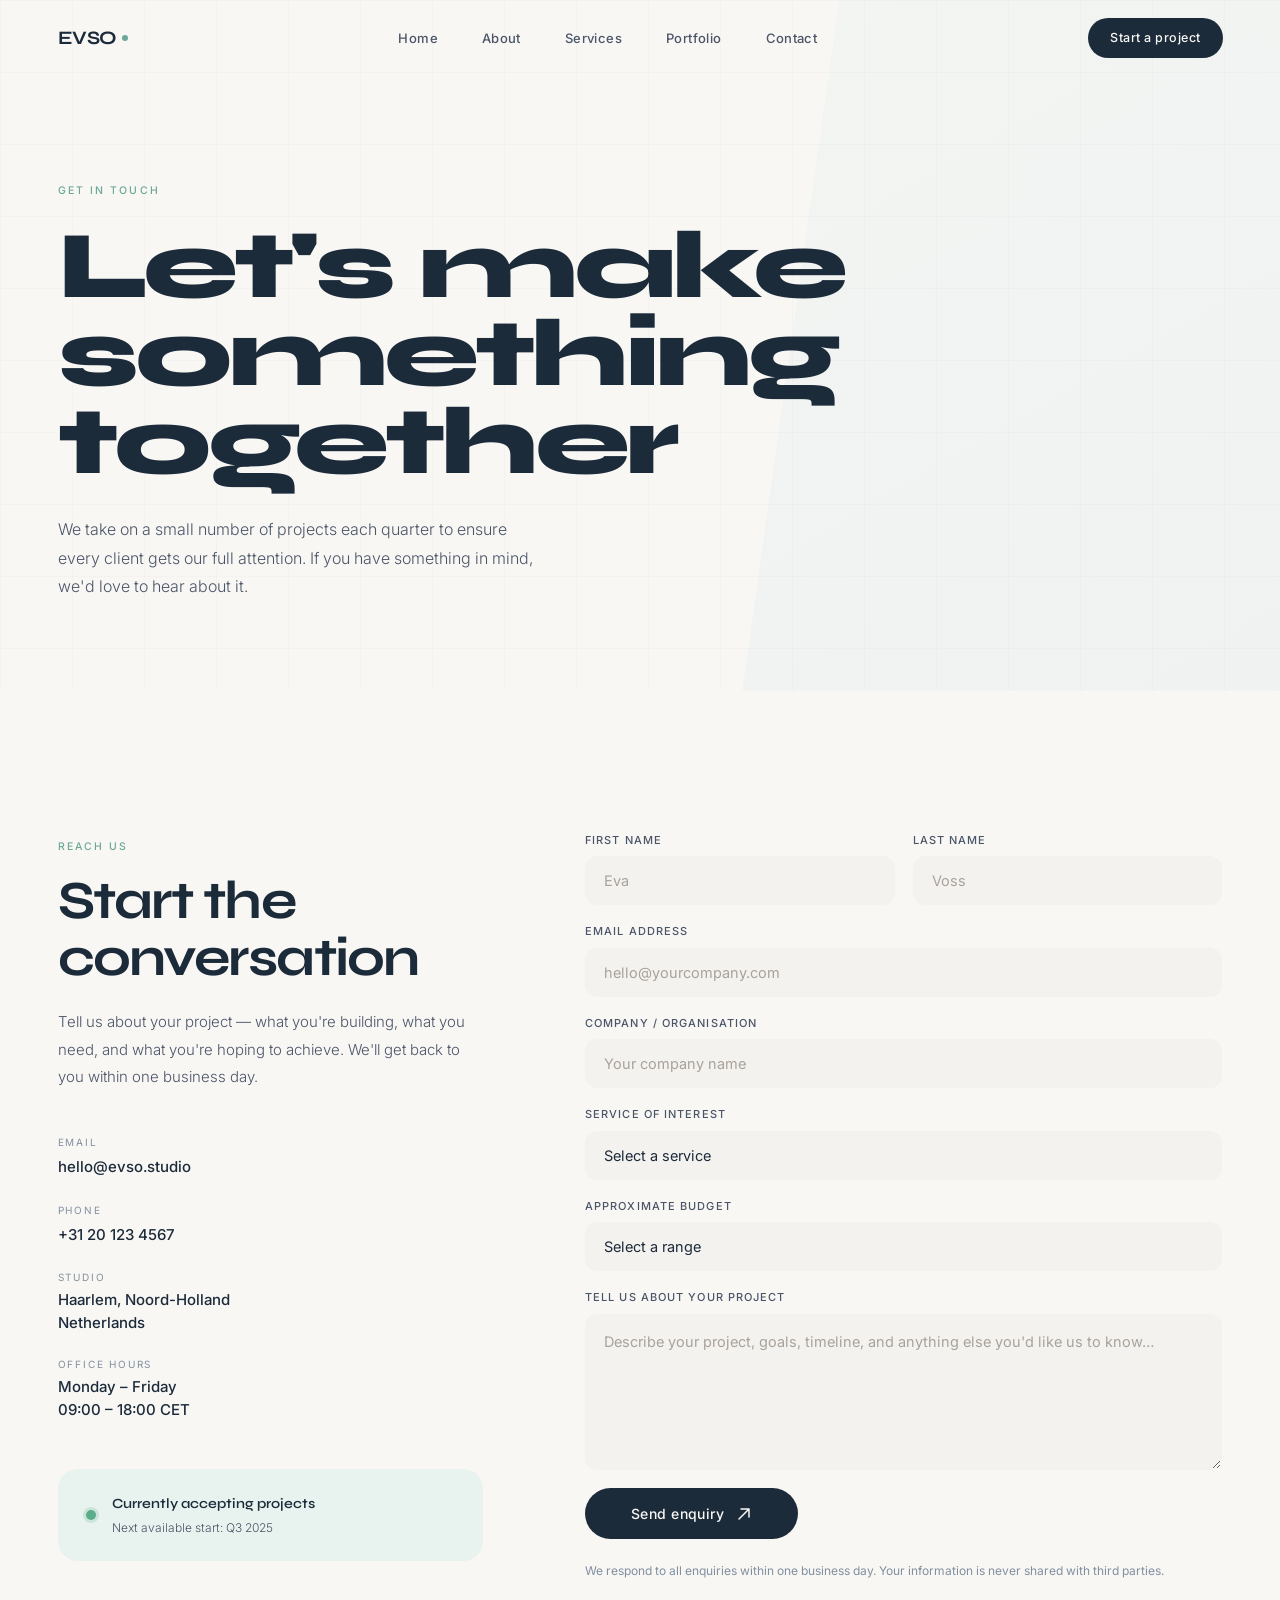
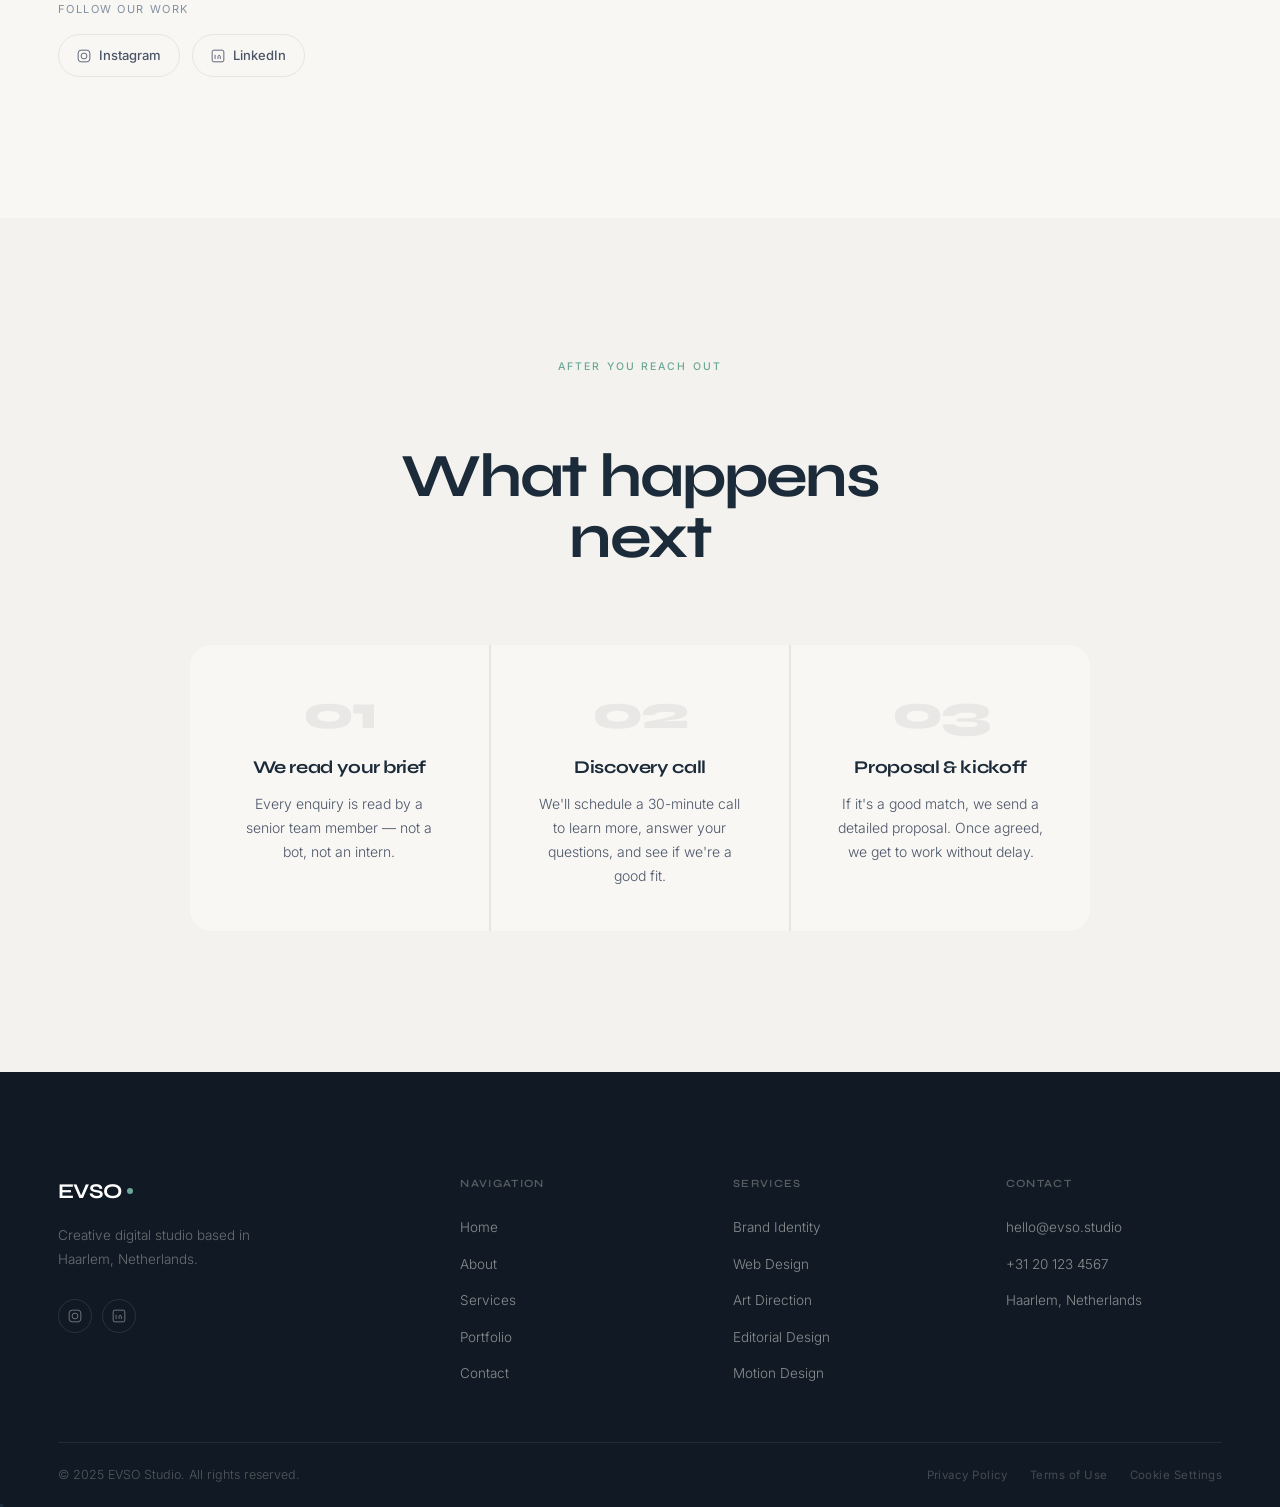
<file: contact.html>
<!DOCTYPE html>
<html lang="en">
<head>
  <meta charset="UTF-8" />
  <meta name="viewport" content="width=device-width, initial-scale=1.0" />
  <meta name="description" content="Contact EVSO Studio — Start a project, ask a question, or just say hello. Based in Haarlem, Netherlands, working with clients worldwide." />
  <meta property="og:title" content="Contact — EVSO Studio" />
  <meta property="og:description" content="Start a project or say hello. Based in Haarlem, Netherlands." />
  <meta name="theme-color" content="#1C2B3A" />
  <link rel="canonical" href="https://evso.studio/contact.html" />
  <link rel="icon" type="image/svg+xml" href="/assets/img/favicon.svg" />
  <title>Contact — EVSO Studio</title>
  <link rel="stylesheet" href="/assets/css/main.css" />
</head>
<body>

<header>
  <nav class="nav" role="navigation" aria-label="Main navigation">
    <div class="container nav__inner">
      <a href="/index.html" class="nav__logo">EVSO<span class="nav__logo-dot"></span></a>
      <ul class="nav__links">
        <li><a href="/index.html" class="nav__link">Home</a></li>
        <li><a href="/about.html" class="nav__link">About</a></li>
        <li><a href="/services.html" class="nav__link">Services</a></li>
        <li><a href="/portfolio.html" class="nav__link">Portfolio</a></li>
        <li><a href="/contact.html" class="nav__link">Contact</a></li>
      </ul>
      <a href="/contact.html" class="nav__cta">Start a project</a>
      <button class="nav__toggle" aria-label="Toggle menu"><span></span><span></span><span></span></button>
    </div>
  </nav>
  <nav class="nav__mobile">
    <a href="/index.html" class="nav__mobile-link">Home</a>
    <a href="/about.html" class="nav__mobile-link">About</a>
    <a href="/services.html" class="nav__mobile-link">Services</a>
    <a href="/portfolio.html" class="nav__mobile-link">Portfolio</a>
    <a href="/contact.html" class="nav__mobile-link">Contact</a>
    <p class="nav__mobile-footer">Haarlem · Netherlands</p>
  </nav>
</header>

<main>

<!-- PAGE HERO -->
<section class="page-hero">
  <div class="page-hero__bg"></div>
  <div class="container">
    <span class="label label--mint page-hero__label">Get in touch</span>
    <h1 class="page-hero__title">Let's make<br>something<br>together</h1>
    <p class="page-hero__desc">We take on a small number of projects each quarter to ensure every client gets our full attention. If you have something in mind, we'd love to hear about it.</p>
  </div>
</section>

<!-- CONTACT FORM + INFO -->
<section class="contact-section section-pad">
  <div class="container contact-section__inner">

    <!-- Info Column -->
    <div data-reveal>
      <span class="label label--mint contact-info__label">Reach us</span>
      <h2 class="contact-info__title">Start the<br>conversation</h2>
      <p class="contact-info__text">Tell us about your project — what you're building, what you need, and what you're hoping to achieve. We'll get back to you within one business day.</p>

      <div class="contact-details">
        <div class="contact-detail">
          <div class="contact-detail__label">Email</div>
          <a href="mailto:hello@evso.studio" class="contact-detail__value" style="text-decoration:none; transition: color 0.2s ease;">hello@evso.studio</a>
        </div>
        <div class="contact-detail">
          <div class="contact-detail__label">Phone</div>
          <a href="tel:+31201234567" class="contact-detail__value" style="text-decoration:none;">+31 20 123 4567</a>
        </div>
        <div class="contact-detail">
          <div class="contact-detail__label">Studio</div>
          <div class="contact-detail__value">Haarlem, Noord-Holland<br>Netherlands</div>
        </div>
        <div class="contact-detail">
          <div class="contact-detail__label">Office hours</div>
          <div class="contact-detail__value">Monday – Friday<br>09:00 – 18:00 CET</div>
        </div>
      </div>

      <!-- Availability indicator -->
      <div style="margin-top: 48px; padding: 24px 28px; background: var(--mint-light); border-radius: var(--radius-lg); display: flex; align-items: center; gap: 16px;">
        <div style="width: 10px; height: 10px; background: #5BAD8A; border-radius: 50%; flex-shrink: 0; box-shadow: 0 0 0 3px rgba(91,173,138,0.2); animation: pulse 2s ease-in-out infinite;"></div>
        <div>
          <div style="font-family: var(--font-head); font-size: 14px; font-weight: 600; color: var(--navy); margin-bottom: 2px;">Currently accepting projects</div>
          <div style="font-size: 12px; color: var(--text-soft); font-weight: 300;">Next available start: Q3 2025</div>
        </div>
      </div>

      <!-- Social -->
      <div style="margin-top: 40px;">
        <div style="font-size: 11px; letter-spacing: 0.14em; text-transform: uppercase; color: var(--text-muted); margin-bottom: 16px;">Follow our work</div>
        <div style="display: flex; gap: 12px;">
          <a href="#" aria-label="Instagram" style="display:inline-flex; align-items:center; gap:8px; font-size:13px; font-weight:500; color:var(--text-soft); transition: color 0.2s ease; padding: 10px 18px; border: 1.5px solid var(--grey-200); border-radius: 100px;">
            <svg width="14" height="14" viewBox="0 0 24 24" fill="none" stroke="currentColor" stroke-width="1.5"><rect x="2" y="2" width="20" height="20" rx="5"/><circle cx="12" cy="12" r="5"/></svg>
            Instagram
          </a>
          <a href="#" aria-label="LinkedIn" style="display:inline-flex; align-items:center; gap:8px; font-size:13px; font-weight:500; color:var(--text-soft); transition: color 0.2s ease; padding: 10px 18px; border: 1.5px solid var(--grey-200); border-radius: 100px;">
            <svg width="14" height="14" viewBox="0 0 24 24" fill="none" stroke="currentColor" stroke-width="1.5"><rect x="2" y="2" width="20" height="20" rx="3"/><path d="M7 10v7M7 7v.01M12 17v-4c0-1.5 1-2 2-2s2 .5 2 2v4"/></svg>
            LinkedIn
          </a>
        </div>
      </div>
    </div>

    <!-- Form Column -->
    <div data-reveal data-delay="2">
      <form class="form" novalidate aria-label="Project enquiry form">

        <div class="form-row">
          <div class="form-group">
            <label class="form-label" for="fname">First name</label>
            <input class="form-input" type="text" id="fname" name="fname" placeholder="Eva" autocomplete="given-name" required />
          </div>
          <div class="form-group">
            <label class="form-label" for="lname">Last name</label>
            <input class="form-input" type="text" id="lname" name="lname" placeholder="Voss" autocomplete="family-name" required />
          </div>
        </div>

        <div class="form-group">
          <label class="form-label" for="email">Email address</label>
          <input class="form-input" type="email" id="email" name="email" placeholder="hello@yourcompany.com" autocomplete="email" required />
        </div>

        <div class="form-group">
          <label class="form-label" for="company">Company / Organisation</label>
          <input class="form-input" type="text" id="company" name="company" placeholder="Your company name" autocomplete="organization" />
        </div>

        <div class="form-group">
          <label class="form-label" for="service">Service of interest</label>
          <select class="form-select" id="service" name="service">
            <option value="" disabled selected>Select a service</option>
            <option value="brand-identity">Brand Identity</option>
            <option value="web-design">Web Design &amp; Development</option>
            <option value="art-direction">Art Direction</option>
            <option value="editorial">Editorial Design</option>
            <option value="motion">Motion Design</option>
            <option value="other">Other / Not sure yet</option>
          </select>
        </div>

        <div class="form-group">
          <label class="form-label" for="budget">Approximate budget</label>
          <select class="form-select" id="budget" name="budget">
            <option value="" disabled selected>Select a range</option>
            <option value="5-10k">€5,000 – €10,000</option>
            <option value="10-20k">€10,000 – €20,000</option>
            <option value="20-50k">€20,000 – €50,000</option>
            <option value="50k+">€50,000+</option>
            <option value="unsure">I'm not sure yet</option>
          </select>
        </div>

        <div class="form-group">
          <label class="form-label" for="message">Tell us about your project</label>
          <textarea class="form-textarea" id="message" name="message" placeholder="Describe your project, goals, timeline, and anything else you'd like us to know…" required></textarea>
        </div>

        <!-- Honeypot (spam prevention) -->
        <div style="display:none;" aria-hidden="true">
          <input type="text" name="_gotcha" tabindex="-1" autocomplete="off" />
        </div>

        <div class="form__success" role="alert"></div>

        <button type="submit" class="form-submit">
          Send enquiry
          <svg width="16" height="16" viewBox="0 0 16 16" fill="none"><path d="M3 13L13 3M13 3H5M13 3V11" stroke="currentColor" stroke-width="1.5" stroke-linecap="round" stroke-linejoin="round"/></svg>
        </button>

        <p style="font-size: 12px; color: var(--text-muted); line-height: 1.6; margin-top: 4px;">
          We respond to all enquiries within one business day. Your information is never shared with third parties.
        </p>

      </form>
    </div>

  </div>
</section>

<!-- WHAT HAPPENS NEXT -->
<section class="section-pad" style="background: var(--grey-100);">
  <div class="container">
    <div class="section-header section-header--center" data-reveal>
      <span class="label label--mint">After you reach out</span>
      <h2 class="section-title" style="margin-top:16px">What happens<br>next</h2>
    </div>
    <div style="display: grid; grid-template-columns: repeat(3, 1fr); gap: 2px; background: var(--grey-200); border-radius: var(--radius-lg); overflow: hidden; max-width: 900px; margin: 0 auto;">

      <div style="background: var(--white); padding: clamp(28px, 3.5vw, 44px); text-align: center;" data-reveal data-delay="1">
        <div style="font-family: var(--font-head); font-size: 48px; font-weight: 800; letter-spacing: -0.04em; color: rgba(28,43,58,0.07); line-height:1; margin-bottom: 16px;">01</div>
        <h3 style="font-family: var(--font-head); font-size: 18px; font-weight: 700; letter-spacing: -0.02em; color: var(--navy); margin-bottom: 10px;">We read your brief</h3>
        <p style="font-size: 14px; line-height: 1.7; color: var(--text-soft); font-weight: 300;">Every enquiry is read by a senior team member — not a bot, not an intern.</p>
      </div>

      <div style="background: var(--white); padding: clamp(28px, 3.5vw, 44px); text-align: center;" data-reveal data-delay="2">
        <div style="font-family: var(--font-head); font-size: 48px; font-weight: 800; letter-spacing: -0.04em; color: rgba(28,43,58,0.07); line-height:1; margin-bottom: 16px;">02</div>
        <h3 style="font-family: var(--font-head); font-size: 18px; font-weight: 700; letter-spacing: -0.02em; color: var(--navy); margin-bottom: 10px;">Discovery call</h3>
        <p style="font-size: 14px; line-height: 1.7; color: var(--text-soft); font-weight: 300;">We'll schedule a 30-minute call to learn more, answer your questions, and see if we're a good fit.</p>
      </div>

      <div style="background: var(--white); padding: clamp(28px, 3.5vw, 44px); text-align: center;" data-reveal data-delay="3">
        <div style="font-family: var(--font-head); font-size: 48px; font-weight: 800; letter-spacing: -0.04em; color: rgba(28,43,58,0.07); line-height:1; margin-bottom: 16px;">03</div>
        <h3 style="font-family: var(--font-head); font-size: 18px; font-weight: 700; letter-spacing: -0.02em; color: var(--navy); margin-bottom: 10px;">Proposal & kickoff</h3>
        <p style="font-size: 14px; line-height: 1.7; color: var(--text-soft); font-weight: 300;">If it's a good match, we send a detailed proposal. Once agreed, we get to work without delay.</p>
      </div>

    </div>
  </div>
</section>

</main>

<!-- pulse animation for availability dot -->
<style>
@keyframes pulse {
  0%, 100% { box-shadow: 0 0 0 3px rgba(91,173,138,0.2); }
  50% { box-shadow: 0 0 0 6px rgba(91,173,138,0.08); }
}
</style>

<footer class="footer">
  <div class="container">
    <div class="footer__top">
      <div class="footer__brand">
        <div class="footer__logo">EVSO<span class="footer__logo-dot"></span></div>
        <p class="footer__tagline">Creative digital studio based in Haarlem, Netherlands.</p>
        <div class="footer__socials">
          <a href="#" class="footer__social" aria-label="Instagram"><svg width="14" height="14" viewBox="0 0 24 24" fill="none" stroke="currentColor" stroke-width="1.5"><rect x="2" y="2" width="20" height="20" rx="5"/><circle cx="12" cy="12" r="5"/></svg></a>
          <a href="#" class="footer__social" aria-label="LinkedIn"><svg width="14" height="14" viewBox="0 0 24 24" fill="none" stroke="currentColor" stroke-width="1.5"><rect x="2" y="2" width="20" height="20" rx="3"/><path d="M7 10v7M7 7v.01M12 17v-4c0-1.5 1-2 2-2s2 .5 2 2v4"/></svg></a>
        </div>
      </div>
      <div>
        <h4 class="footer__col-title">Navigation</h4>
        <ul class="footer__links">
          <li><a href="/index.html" class="footer__link">Home</a></li>
          <li><a href="/about.html" class="footer__link">About</a></li>
          <li><a href="/services.html" class="footer__link">Services</a></li>
          <li><a href="/portfolio.html" class="footer__link">Portfolio</a></li>
          <li><a href="/contact.html" class="footer__link">Contact</a></li>
        </ul>
      </div>
      <div>
        <h4 class="footer__col-title">Services</h4>
        <ul class="footer__links">
          <li><a href="/services.html" class="footer__link">Brand Identity</a></li>
          <li><a href="/services.html" class="footer__link">Web Design</a></li>
          <li><a href="/services.html" class="footer__link">Art Direction</a></li>
          <li><a href="/services.html" class="footer__link">Editorial Design</a></li>
          <li><a href="/services.html" class="footer__link">Motion Design</a></li>
        </ul>
      </div>
      <div>
        <h4 class="footer__col-title">Contact</h4>
        <ul class="footer__links">
          <li><a href="mailto:hello@evso.studio" class="footer__link">hello@evso.studio</a></li>
          <li><a href="tel:+31201234567" class="footer__link">+31 20 123 4567</a></li>
          <li><span class="footer__link">Haarlem, Netherlands</span></li>
        </ul>
      </div>
    </div>
    <div class="footer__bottom">
      <p class="footer__copy">© 2025 EVSO Studio. All rights reserved.</p>
      <div class="footer__legal">
        <a href="#" class="footer__legal-link">Privacy Policy</a>
        <a href="#" class="footer__legal-link">Terms of Use</a>
        <a href="#" class="footer__legal-link">Cookie Settings</a>
      </div>
    </div>
  </div>
</footer>

<script src="/assets/js/main.js"></script>
</body>
</html>
</file>
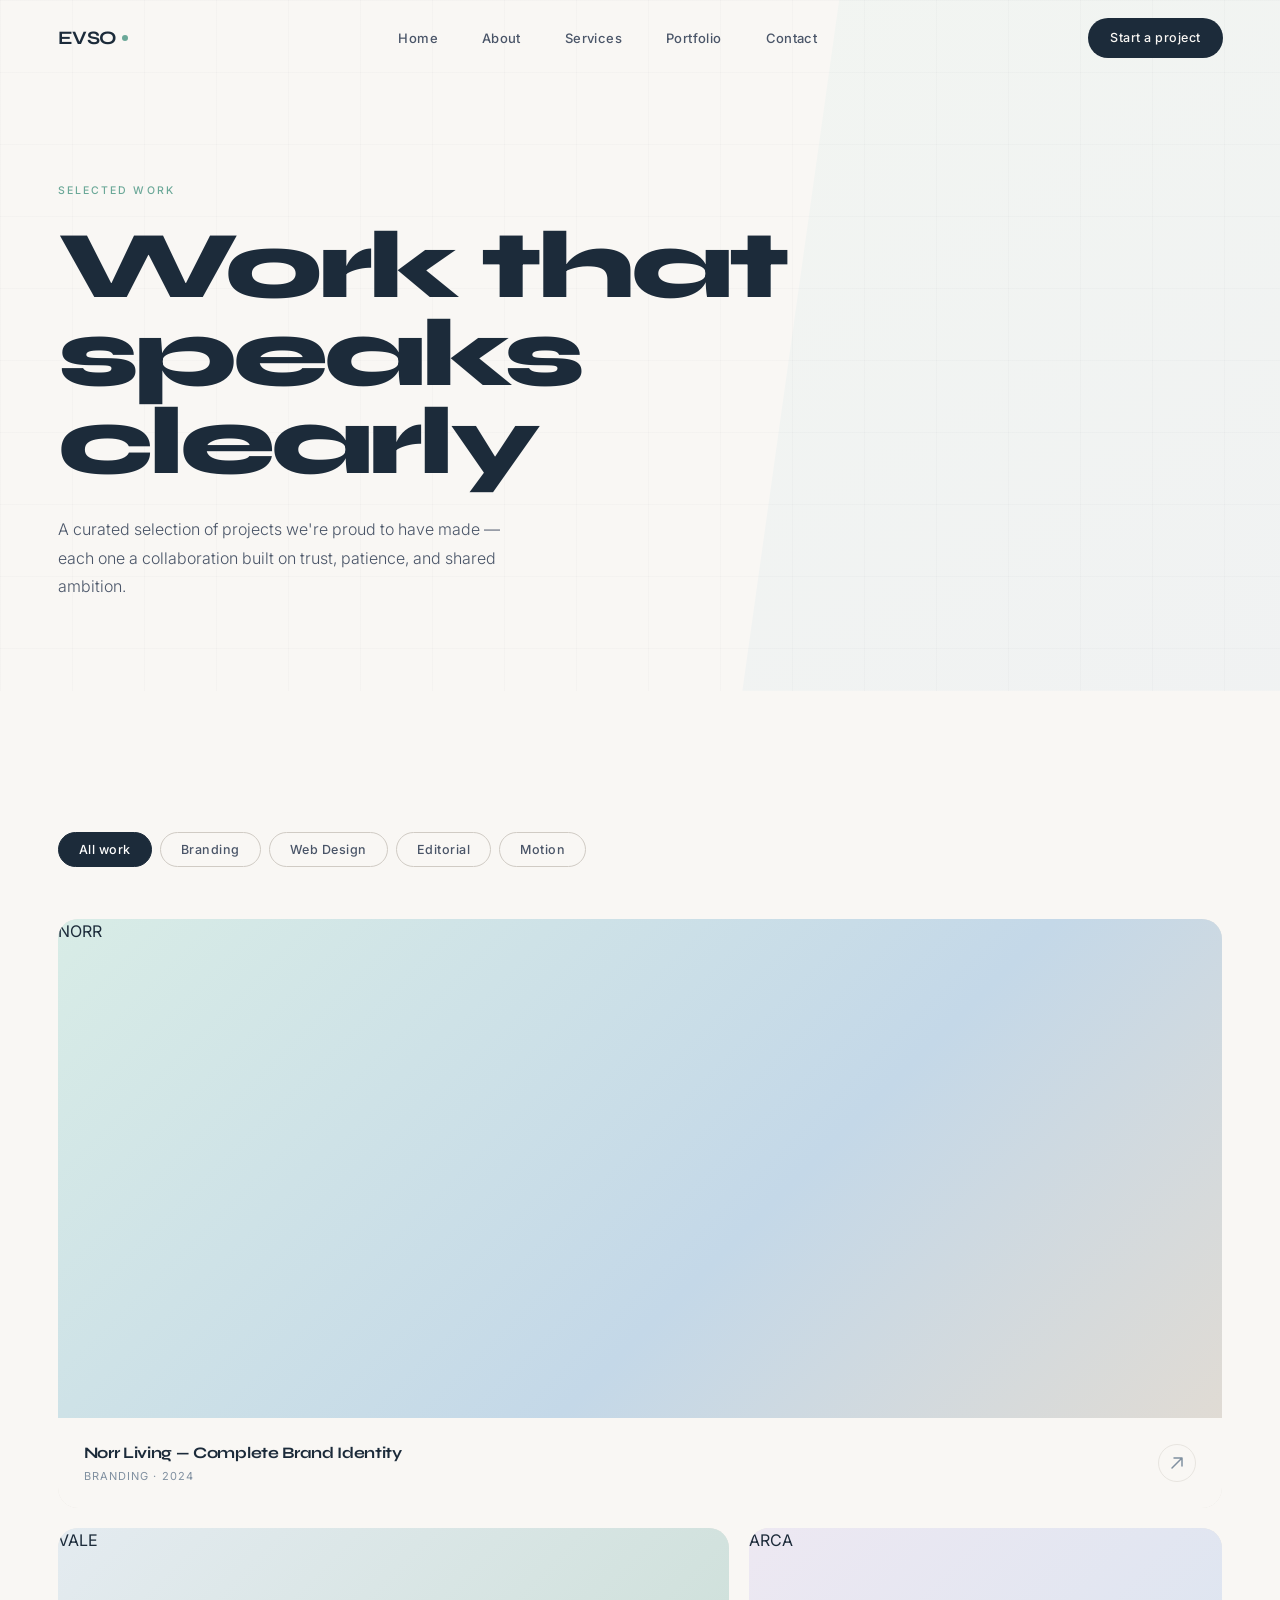
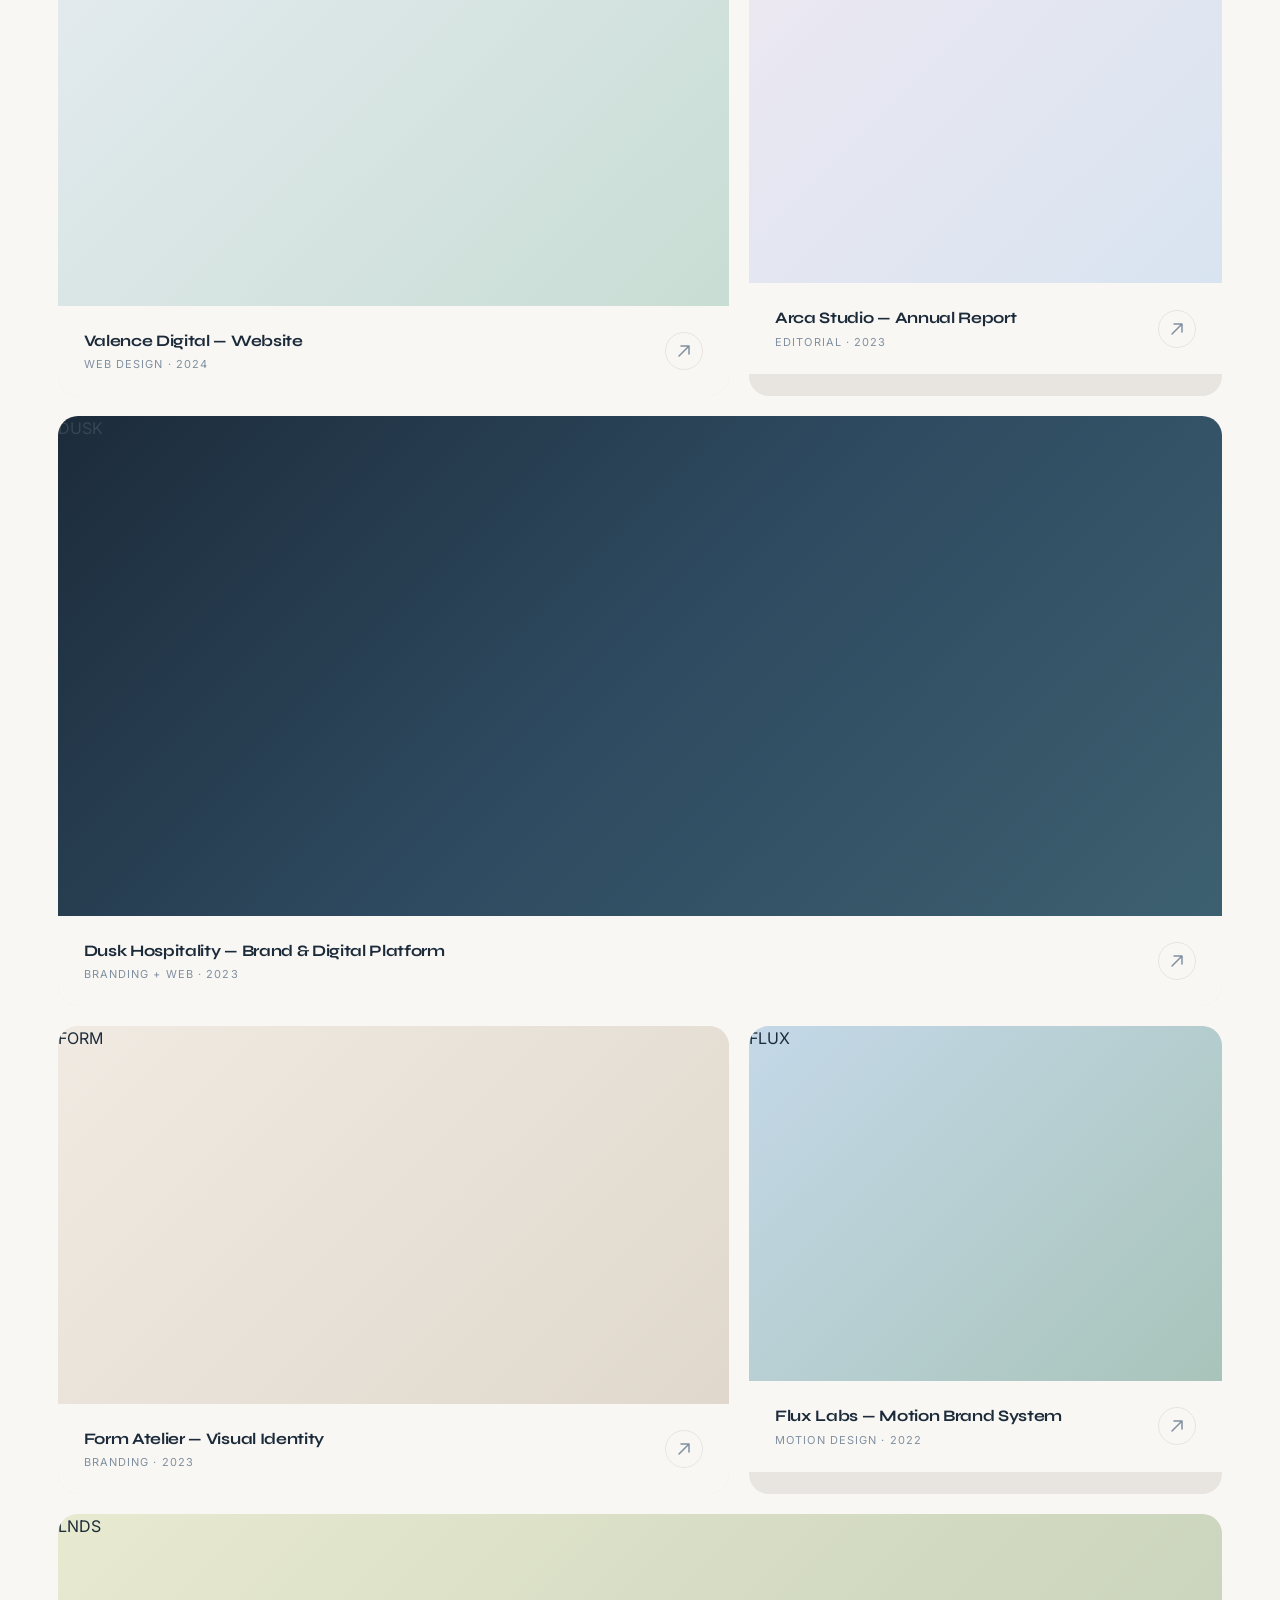
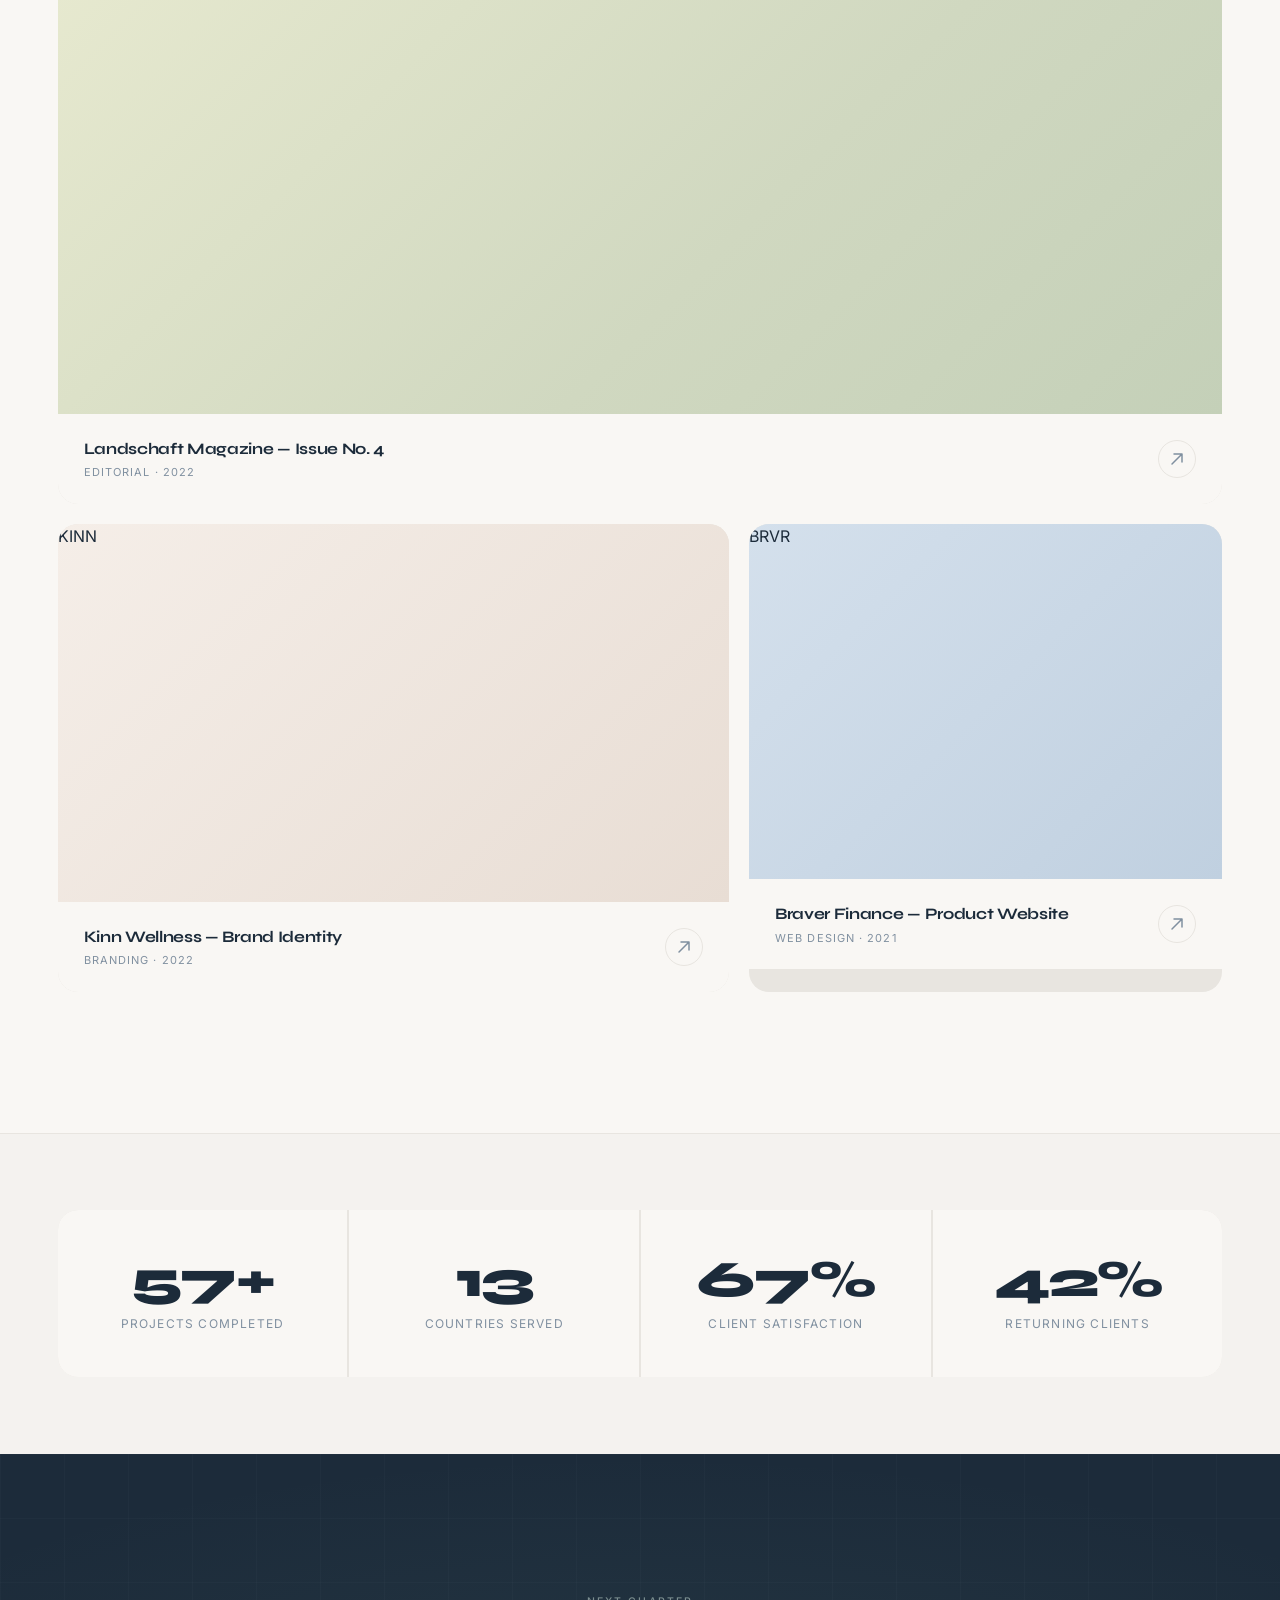
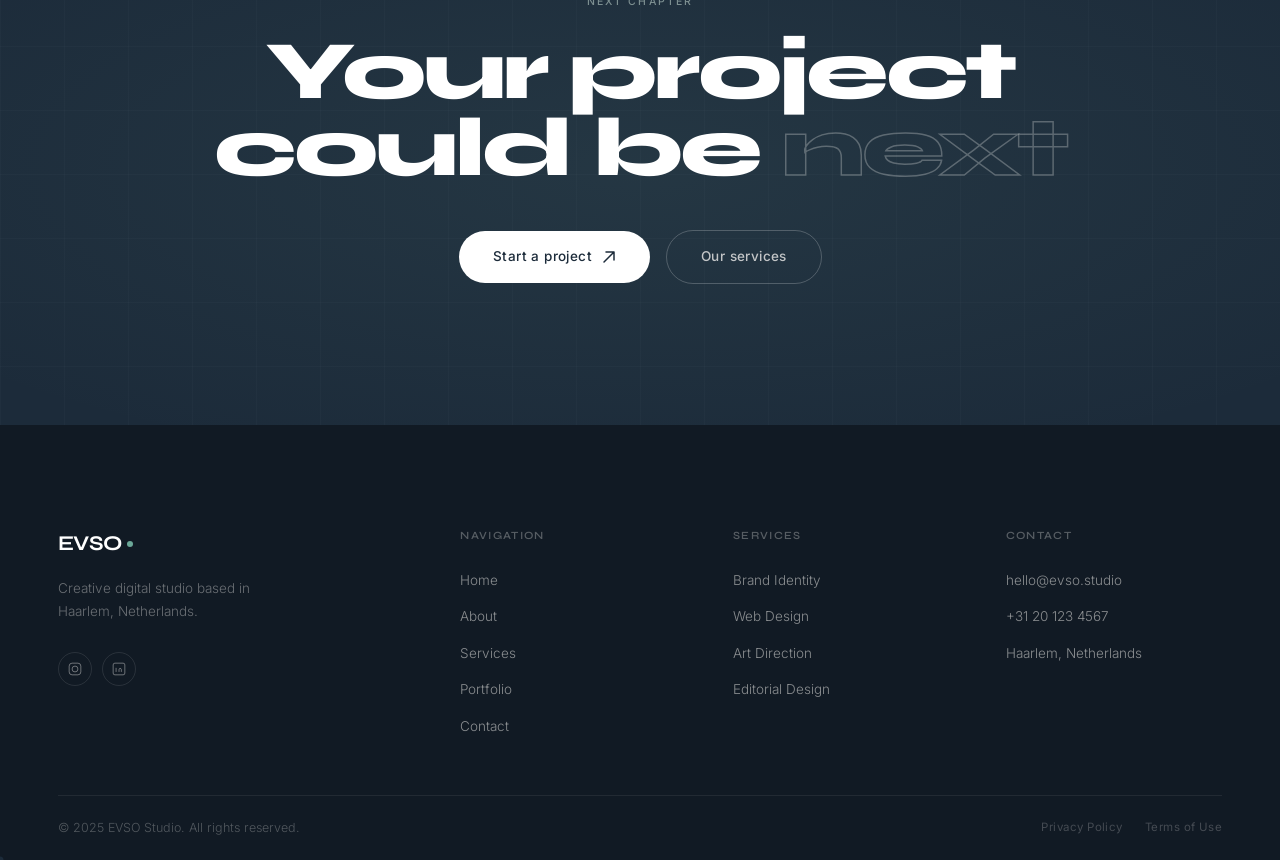
<file: portfolio.html>
<!DOCTYPE html>
<html lang="en">
<head>
  <meta charset="UTF-8" />
  <meta name="viewport" content="width=device-width, initial-scale=1.0" />
  <meta name="description" content="EVSO Studio portfolio — Selected brand identity, web design, editorial, and art direction projects for leading European brands." />
  <meta property="og:title" content="Portfolio — EVSO Studio" />
  <meta property="og:description" content="Selected brand identity, web design, and editorial projects." />
  <meta name="theme-color" content="#1C2B3A" />
  <link rel="canonical" href="https://evso.studio/portfolio.html" />
  <link rel="icon" type="image/svg+xml" href="/assets/img/favicon.svg" />
  <title>Portfolio — EVSO Studio</title>
  <link rel="stylesheet" href="/assets/css/main.css" />
</head>
<body>

<header>
  <nav class="nav" role="navigation" aria-label="Main navigation">
    <div class="container nav__inner">
      <a href="/index.html" class="nav__logo">EVSO<span class="nav__logo-dot"></span></a>
      <ul class="nav__links">
        <li><a href="/index.html" class="nav__link">Home</a></li>
        <li><a href="/about.html" class="nav__link">About</a></li>
        <li><a href="/services.html" class="nav__link">Services</a></li>
        <li><a href="/portfolio.html" class="nav__link">Portfolio</a></li>
        <li><a href="/contact.html" class="nav__link">Contact</a></li>
      </ul>
      <a href="/contact.html" class="nav__cta">Start a project</a>
      <button class="nav__toggle" aria-label="Toggle menu"><span></span><span></span><span></span></button>
    </div>
  </nav>
  <nav class="nav__mobile">
    <a href="/index.html" class="nav__mobile-link">Home</a>
    <a href="/about.html" class="nav__mobile-link">About</a>
    <a href="/services.html" class="nav__mobile-link">Services</a>
    <a href="/portfolio.html" class="nav__mobile-link">Portfolio</a>
    <a href="/contact.html" class="nav__mobile-link">Contact</a>
    <p class="nav__mobile-footer">Haarlem · Netherlands</p>
  </nav>
</header>

<main>

<!-- PAGE HERO -->
<section class="page-hero">
  <div class="page-hero__bg"></div>
  <div class="container">
    <span class="label label--mint page-hero__label">Selected work</span>
    <h1 class="page-hero__title">Work that<br>speaks<br>clearly</h1>
    <p class="page-hero__desc">A curated selection of projects we're proud to have made — each one a collaboration built on trust, patience, and shared ambition.</p>
  </div>
</section>

<!-- PORTFOLIO GRID -->
<section class="section-pad" style="background: var(--white);">
  <div class="container">

    <!-- Filters -->
    <div class="portfolio-filters" data-reveal>
      <button class="filter-btn active" data-filter="all">All work</button>
      <button class="filter-btn" data-filter="branding">Branding</button>
      <button class="filter-btn" data-filter="web">Web Design</button>
      <button class="filter-btn" data-filter="editorial">Editorial</button>
      <button class="filter-btn" data-filter="motion">Motion</button>
    </div>

    <div class="portfolio-grid">

      <!-- Item 1 — wide -->
      <article class="portfolio-item" data-reveal data-category="branding">
        <div class="portfolio-item__img" style="background: linear-gradient(135deg, #D8ECE6 0%, #C4D8E8 60%, #E0DBD4 100%);">
          NORR
        </div>
        <div class="portfolio-item__body">
          <div>
            <div class="portfolio-item__title">Norr Living — Complete Brand Identity</div>
            <div class="portfolio-item__meta">BRANDING · 2024</div>
          </div>
          <div class="portfolio-item__arrow">
            <svg width="14" height="14" viewBox="0 0 14 14" fill="none"><path d="M2 12L12 2M12 2H4M12 2V10" stroke="currentColor" stroke-width="1.5" stroke-linecap="round" stroke-linejoin="round"/></svg>
          </div>
        </div>
      </article>

      <!-- Item 2 -->
      <article class="portfolio-item" data-reveal data-delay="1" data-category="web">
        <div class="portfolio-item__img" style="background: linear-gradient(135deg, #E4EBF0 0%, #C8DDD4 100%);">
          VALE
        </div>
        <div class="portfolio-item__body">
          <div>
            <div class="portfolio-item__title">Valence Digital — Website</div>
            <div class="portfolio-item__meta">WEB DESIGN · 2024</div>
          </div>
          <div class="portfolio-item__arrow">
            <svg width="14" height="14" viewBox="0 0 14 14" fill="none"><path d="M2 12L12 2M12 2H4M12 2V10" stroke="currentColor" stroke-width="1.5" stroke-linecap="round" stroke-linejoin="round"/></svg>
          </div>
        </div>
      </article>

      <!-- Item 3 -->
      <article class="portfolio-item" data-reveal data-delay="2" data-category="editorial">
        <div class="portfolio-item__img" style="background: linear-gradient(135deg, #EDE8F2 0%, #D8E4F0 100%);">
          ARCA
        </div>
        <div class="portfolio-item__body">
          <div>
            <div class="portfolio-item__title">Arca Studio — Annual Report</div>
            <div class="portfolio-item__meta">EDITORIAL · 2023</div>
          </div>
          <div class="portfolio-item__arrow">
            <svg width="14" height="14" viewBox="0 0 14 14" fill="none"><path d="M2 12L12 2M12 2H4M12 2V10" stroke="currentColor" stroke-width="1.5" stroke-linecap="round" stroke-linejoin="round"/></svg>
          </div>
        </div>
      </article>

      <!-- Item 4 — wide -->
      <article class="portfolio-item" data-reveal data-category="web">
        <div class="portfolio-item__img" style="background: linear-gradient(135deg, #1C2B3A 0%, #2E4A60 50%, #3D6070 100%); color: rgba(255,255,255,0.12);">
          DUSK
        </div>
        <div class="portfolio-item__body">
          <div>
            <div class="portfolio-item__title">Dusk Hospitality — Brand & Digital Platform</div>
            <div class="portfolio-item__meta">BRANDING + WEB · 2023</div>
          </div>
          <div class="portfolio-item__arrow">
            <svg width="14" height="14" viewBox="0 0 14 14" fill="none"><path d="M2 12L12 2M12 2H4M12 2V10" stroke="currentColor" stroke-width="1.5" stroke-linecap="round" stroke-linejoin="round"/></svg>
          </div>
        </div>
      </article>

      <!-- Item 5 -->
      <article class="portfolio-item" data-reveal data-delay="1" data-category="branding">
        <div class="portfolio-item__img" style="background: linear-gradient(135deg, #F0EAE2 0%, #E0D8CC 100%);">
          FORM
        </div>
        <div class="portfolio-item__body">
          <div>
            <div class="portfolio-item__title">Form Atelier — Visual Identity</div>
            <div class="portfolio-item__meta">BRANDING · 2023</div>
          </div>
          <div class="portfolio-item__arrow">
            <svg width="14" height="14" viewBox="0 0 14 14" fill="none"><path d="M2 12L12 2M12 2H4M12 2V10" stroke="currentColor" stroke-width="1.5" stroke-linecap="round" stroke-linejoin="round"/></svg>
          </div>
        </div>
      </article>

      <!-- Item 6 -->
      <article class="portfolio-item" data-reveal data-delay="2" data-category="motion">
        <div class="portfolio-item__img" style="background: linear-gradient(135deg, #C4D8E8 0%, #A8C4BA 100%);">
          FLUX
        </div>
        <div class="portfolio-item__body">
          <div>
            <div class="portfolio-item__title">Flux Labs — Motion Brand System</div>
            <div class="portfolio-item__meta">MOTION DESIGN · 2022</div>
          </div>
          <div class="portfolio-item__arrow">
            <svg width="14" height="14" viewBox="0 0 14 14" fill="none"><path d="M2 12L12 2M12 2H4M12 2V10" stroke="currentColor" stroke-width="1.5" stroke-linecap="round" stroke-linejoin="round"/></svg>
          </div>
        </div>
      </article>

      <!-- Item 7 — wide -->
      <article class="portfolio-item" data-reveal data-category="editorial">
        <div class="portfolio-item__img" style="background: linear-gradient(135deg, #E8EAD0 0%, #D0D8C0 60%, #C4D0B8 100%);">
          LNDS
        </div>
        <div class="portfolio-item__body">
          <div>
            <div class="portfolio-item__title">Landschaft Magazine — Issue No. 4</div>
            <div class="portfolio-item__meta">EDITORIAL · 2022</div>
          </div>
          <div class="portfolio-item__arrow">
            <svg width="14" height="14" viewBox="0 0 14 14" fill="none"><path d="M2 12L12 2M12 2H4M12 2V10" stroke="currentColor" stroke-width="1.5" stroke-linecap="round" stroke-linejoin="round"/></svg>
          </div>
        </div>
      </article>

      <!-- Item 8 -->
      <article class="portfolio-item" data-reveal data-delay="1" data-category="branding">
        <div class="portfolio-item__img" style="background: linear-gradient(135deg, #F5EEE8 0%, #E8DDD4 100%);">
          KINN
        </div>
        <div class="portfolio-item__body">
          <div>
            <div class="portfolio-item__title">Kinn Wellness — Brand Identity</div>
            <div class="portfolio-item__meta">BRANDING · 2022</div>
          </div>
          <div class="portfolio-item__arrow">
            <svg width="14" height="14" viewBox="0 0 14 14" fill="none"><path d="M2 12L12 2M12 2H4M12 2V10" stroke="currentColor" stroke-width="1.5" stroke-linecap="round" stroke-linejoin="round"/></svg>
          </div>
        </div>
      </article>

      <!-- Item 9 -->
      <article class="portfolio-item" data-reveal data-delay="2" data-category="web">
        <div class="portfolio-item__img" style="background: linear-gradient(135deg, #D4E0EC 0%, #C0D0E0 100%);">
          BRVR
        </div>
        <div class="portfolio-item__body">
          <div>
            <div class="portfolio-item__title">Braver Finance — Product Website</div>
            <div class="portfolio-item__meta">WEB DESIGN · 2021</div>
          </div>
          <div class="portfolio-item__arrow">
            <svg width="14" height="14" viewBox="0 0 14 14" fill="none"><path d="M2 12L12 2M12 2H4M12 2V10" stroke="currentColor" stroke-width="1.5" stroke-linecap="round" stroke-linejoin="round"/></svg>
          </div>
        </div>
      </article>

    </div>
  </div>
</section>

<!-- STATS STRIP -->
<section style="background: var(--grey-100); padding: clamp(48px, 6vw, 80px) 0; border-top: 1px solid var(--grey-200);">
  <div class="container">
    <div style="display: grid; grid-template-columns: repeat(4, 1fr); gap: 2px; background: var(--grey-200); border-radius: var(--radius-lg); overflow: hidden;" data-reveal>
      <div style="background: var(--white); padding: clamp(28px, 3.5vw, 44px); text-align: center;">
        <div style="font-family: var(--font-head); font-size: clamp(36px, 4vw, 56px); font-weight: 800; letter-spacing: -0.04em; color: var(--navy); line-height: 1;" data-count="82" data-suffix="+">82+</div>
        <div style="font-size: 12px; letter-spacing: 0.1em; text-transform: uppercase; color: var(--text-muted); margin-top: 8px;">Projects completed</div>
      </div>
      <div style="background: var(--white); padding: clamp(28px, 3.5vw, 44px); text-align: center;">
        <div style="font-family: var(--font-head); font-size: clamp(36px, 4vw, 56px); font-weight: 800; letter-spacing: -0.04em; color: var(--navy); line-height: 1;" data-count="18" data-suffix="">18</div>
        <div style="font-size: 12px; letter-spacing: 0.1em; text-transform: uppercase; color: var(--text-muted); margin-top: 8px;">Countries served</div>
      </div>
      <div style="background: var(--white); padding: clamp(28px, 3.5vw, 44px); text-align: center;">
        <div style="font-family: var(--font-head); font-size: clamp(36px, 4vw, 56px); font-weight: 800; letter-spacing: -0.04em; color: var(--navy); line-height: 1;" data-count="96" data-suffix="%">96%</div>
        <div style="font-size: 12px; letter-spacing: 0.1em; text-transform: uppercase; color: var(--text-muted); margin-top: 8px;">Client satisfaction</div>
      </div>
      <div style="background: var(--white); padding: clamp(28px, 3.5vw, 44px); text-align: center;">
        <div style="font-family: var(--font-head); font-size: clamp(36px, 4vw, 56px); font-weight: 800; letter-spacing: -0.04em; color: var(--navy); line-height: 1;" data-count="60" data-suffix="%">60%</div>
        <div style="font-size: 12px; letter-spacing: 0.1em; text-transform: uppercase; color: var(--text-muted); margin-top: 8px;">Returning clients</div>
      </div>
    </div>
  </div>
</section>

<!-- CTA -->
<section class="cta-section section-pad">
  <div class="cta-section__bg"></div>
  <div class="container" style="position:relative; z-index:1">
    <span class="label label--mint">Next chapter</span>
    <h2 class="cta-section__title">
      Your project<br>could be <em>next</em>
    </h2>
    <div class="cta-section__actions">
      <a href="/contact.html" class="btn btn--light">
        Start a project
        <span class="btn__arrow">
          <svg width="14" height="14" viewBox="0 0 14 14" fill="none"><path d="M2 12L12 2M12 2H4M12 2V10" stroke="currentColor" stroke-width="1.5" stroke-linecap="round" stroke-linejoin="round"/></svg>
        </span>
      </a>
      <a href="/services.html" class="btn btn--outline-light">Our services</a>
    </div>
  </div>
</section>

</main>

<footer class="footer">
  <div class="container">
    <div class="footer__top">
      <div class="footer__brand">
        <div class="footer__logo">EVSO<span class="footer__logo-dot"></span></div>
        <p class="footer__tagline">Creative digital studio based in Haarlem, Netherlands.</p>
        <div class="footer__socials">
          <a href="#" class="footer__social" aria-label="Instagram"><svg width="14" height="14" viewBox="0 0 24 24" fill="none" stroke="currentColor" stroke-width="1.5"><rect x="2" y="2" width="20" height="20" rx="5"/><circle cx="12" cy="12" r="5"/></svg></a>
          <a href="#" class="footer__social" aria-label="LinkedIn"><svg width="14" height="14" viewBox="0 0 24 24" fill="none" stroke="currentColor" stroke-width="1.5"><rect x="2" y="2" width="20" height="20" rx="3"/><path d="M7 10v7M7 7v.01M12 17v-4c0-1.5 1-2 2-2s2 .5 2 2v4"/></svg></a>
        </div>
      </div>
      <div>
        <h4 class="footer__col-title">Navigation</h4>
        <ul class="footer__links">
          <li><a href="/index.html" class="footer__link">Home</a></li>
          <li><a href="/about.html" class="footer__link">About</a></li>
          <li><a href="/services.html" class="footer__link">Services</a></li>
          <li><a href="/portfolio.html" class="footer__link">Portfolio</a></li>
          <li><a href="/contact.html" class="footer__link">Contact</a></li>
        </ul>
      </div>
      <div>
        <h4 class="footer__col-title">Services</h4>
        <ul class="footer__links">
          <li><a href="/services.html" class="footer__link">Brand Identity</a></li>
          <li><a href="/services.html" class="footer__link">Web Design</a></li>
          <li><a href="/services.html" class="footer__link">Art Direction</a></li>
          <li><a href="/services.html" class="footer__link">Editorial Design</a></li>
        </ul>
      </div>
      <div>
        <h4 class="footer__col-title">Contact</h4>
        <ul class="footer__links">
          <li><a href="mailto:hello@evso.studio" class="footer__link">hello@evso.studio</a></li>
          <li><a href="tel:+31201234567" class="footer__link">+31 20 123 4567</a></li>
          <li><span class="footer__link">Haarlem, Netherlands</span></li>
        </ul>
      </div>
    </div>
    <div class="footer__bottom">
      <p class="footer__copy">© 2025 EVSO Studio. All rights reserved.</p>
      <div class="footer__legal">
        <a href="#" class="footer__legal-link">Privacy Policy</a>
        <a href="#" class="footer__legal-link">Terms of Use</a>
      </div>
    </div>
  </div>
</footer>

<script src="/assets/js/main.js"></script>
</body>
</html>
</file>
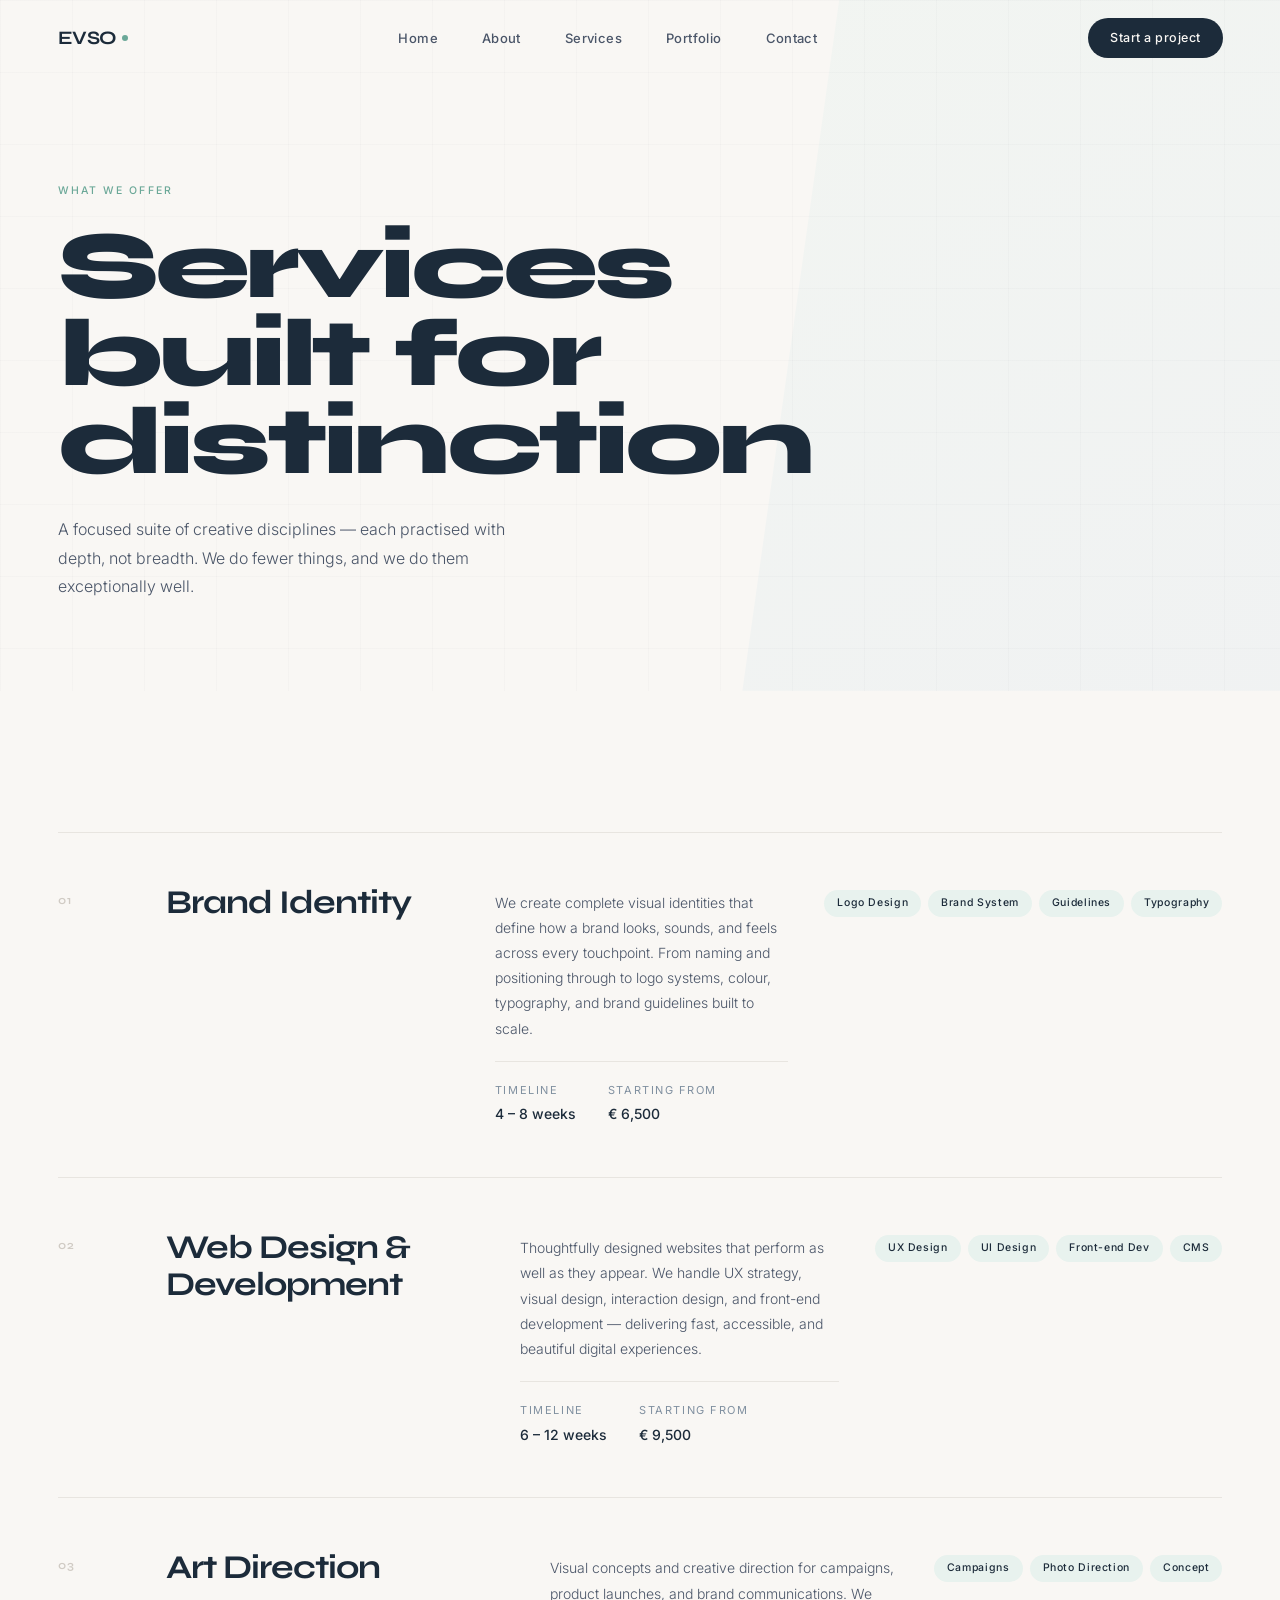
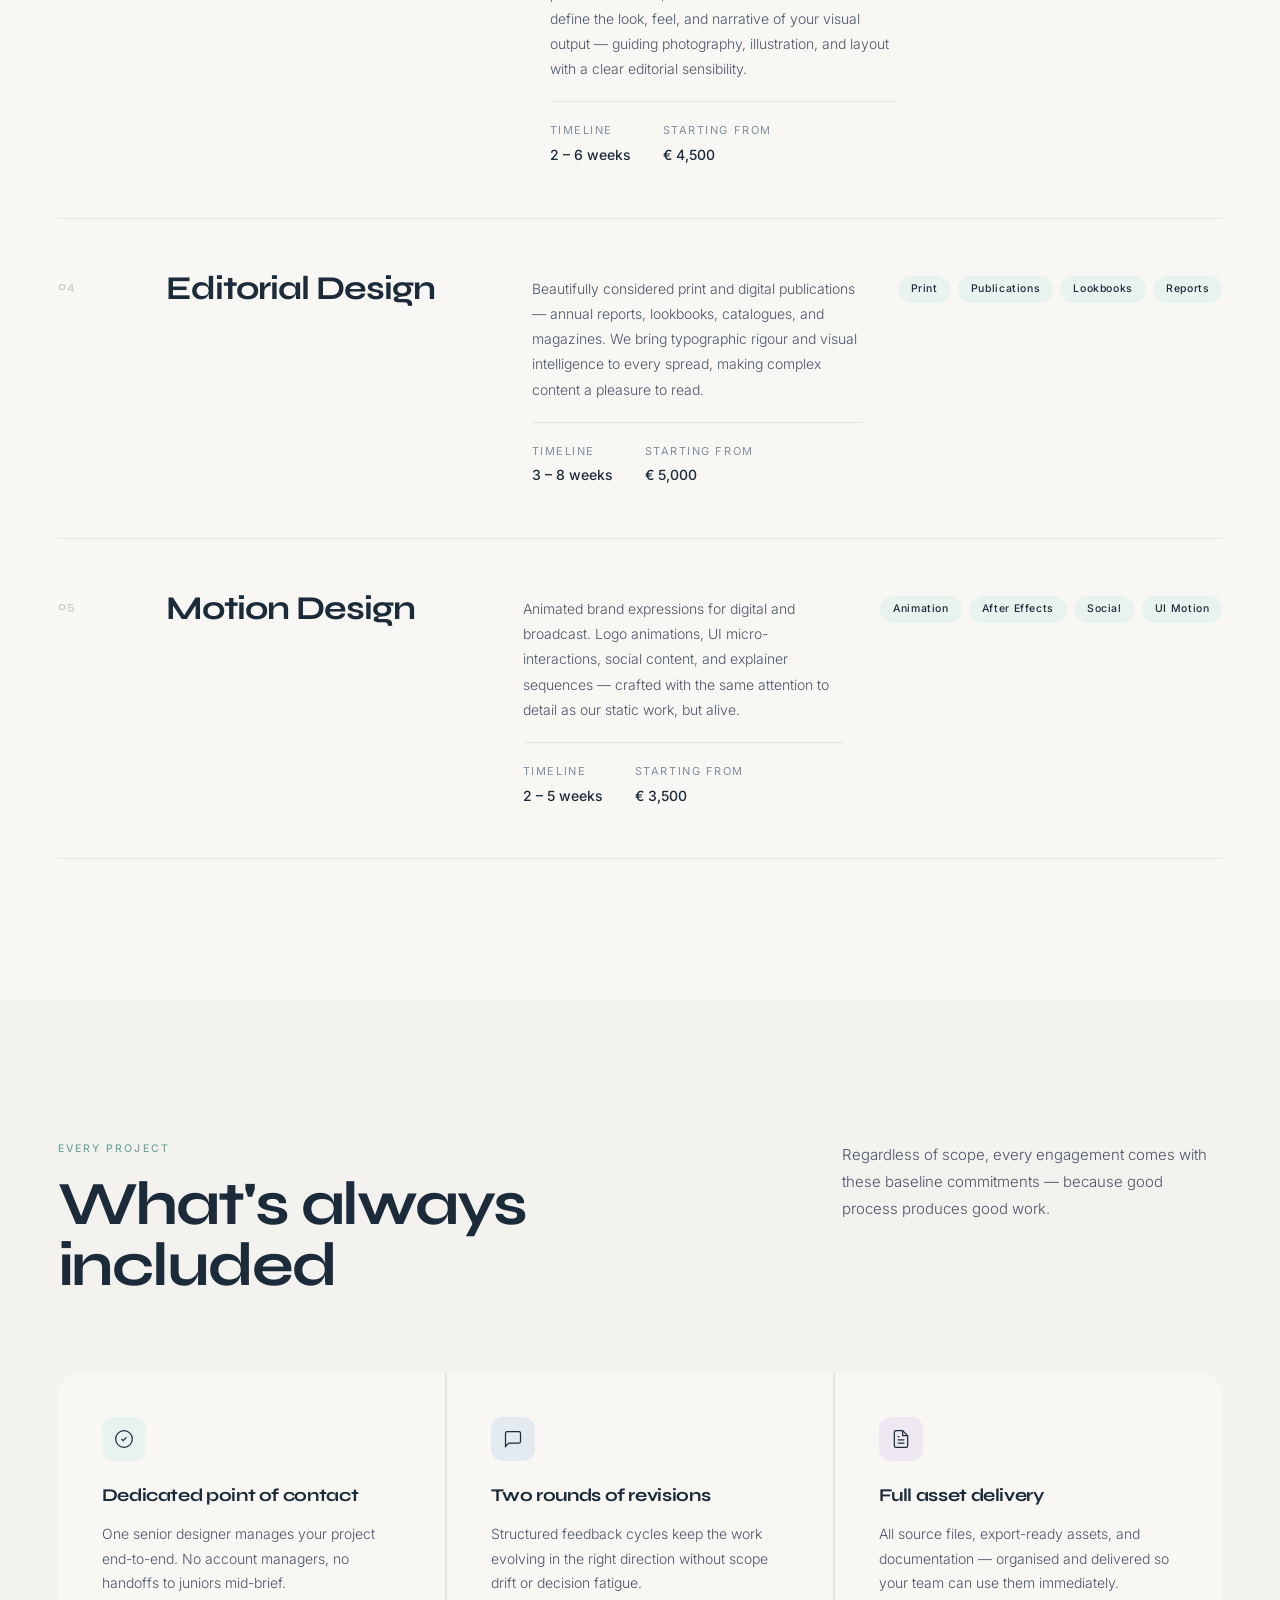
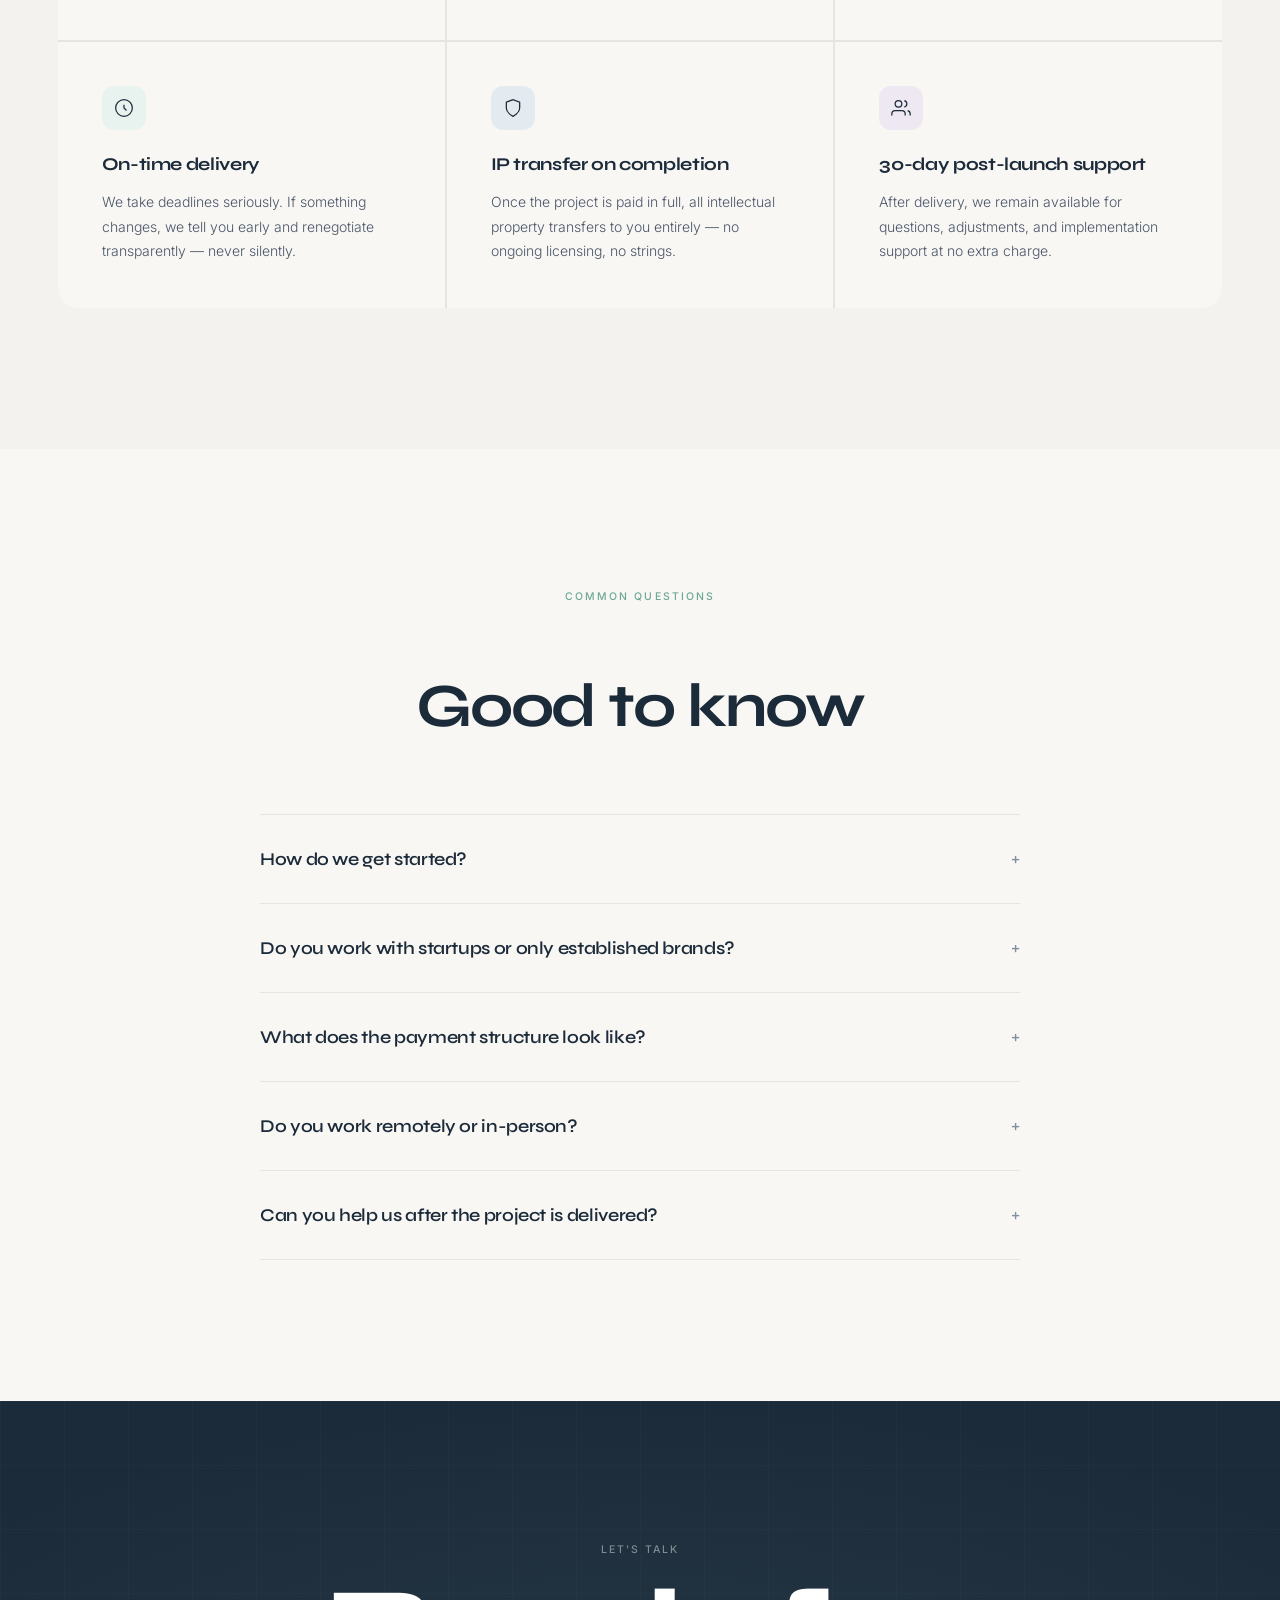
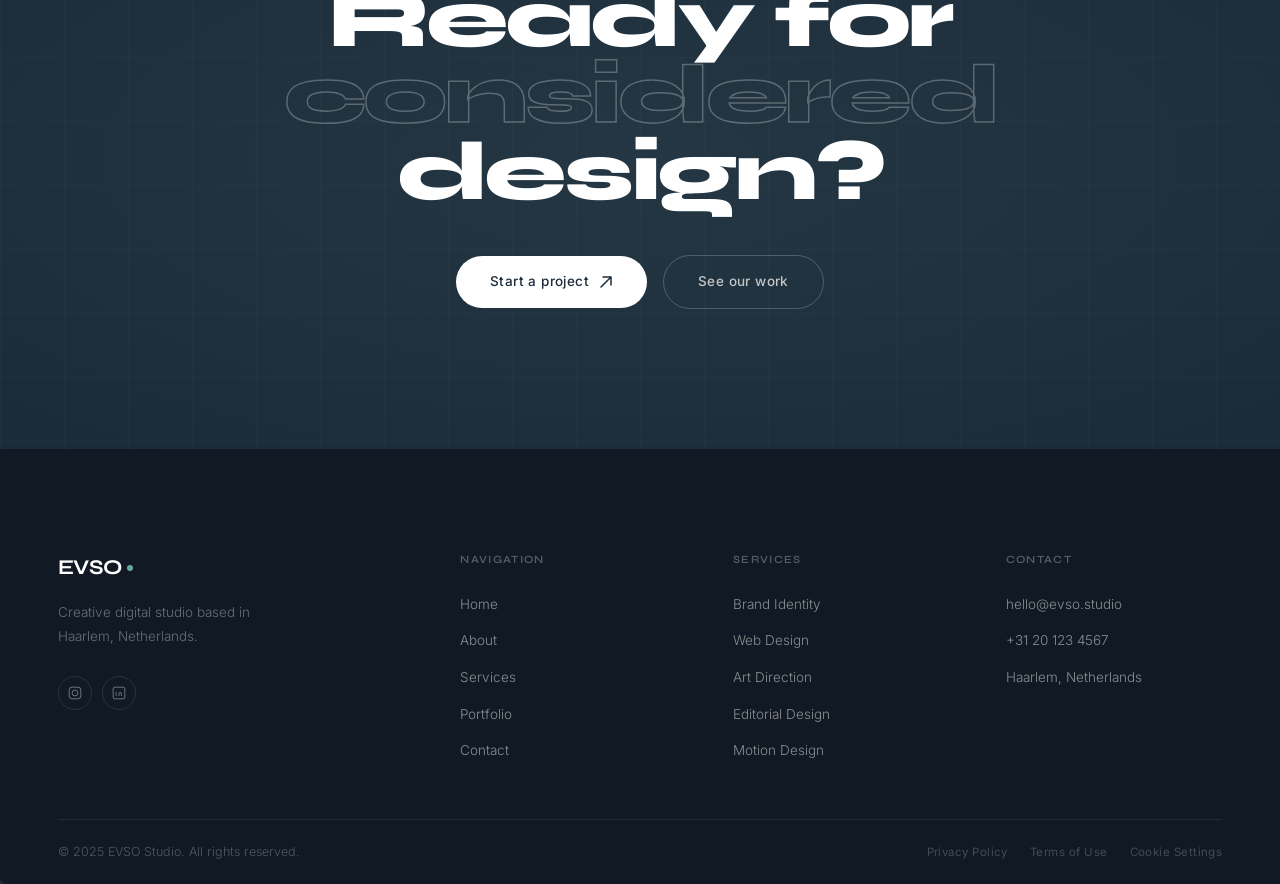
<file: services.html>
<!DOCTYPE html>
<html lang="en">
<head>
  <meta charset="UTF-8" />
  <meta name="viewport" content="width=device-width, initial-scale=1.0" />
  <meta name="description" content="EVSO Studio services — Brand identity, web design, art direction, editorial design, and motion design for forward-thinking European brands." />
  <meta property="og:title" content="Services — EVSO Studio" />
  <meta property="og:description" content="Brand identity, web design, art direction, editorial design, and motion for forward-thinking brands." />
  <meta name="theme-color" content="#1C2B3A" />
  <link rel="canonical" href="https://evso.studio/services.html" />
  <link rel="icon" type="image/svg+xml" href="/assets/img/favicon.svg" />
  <title>Services — EVSO Studio</title>
  <link rel="stylesheet" href="/assets/css/main.css" />
</head>
<body>

<header>
  <nav class="nav" role="navigation" aria-label="Main navigation">
    <div class="container nav__inner">
      <a href="/index.html" class="nav__logo">EVSO<span class="nav__logo-dot"></span></a>
      <ul class="nav__links">
        <li><a href="/index.html" class="nav__link">Home</a></li>
        <li><a href="/about.html" class="nav__link">About</a></li>
        <li><a href="/services.html" class="nav__link">Services</a></li>
        <li><a href="/portfolio.html" class="nav__link">Portfolio</a></li>
        <li><a href="/contact.html" class="nav__link">Contact</a></li>
      </ul>
      <a href="/contact.html" class="nav__cta">Start a project</a>
      <button class="nav__toggle" aria-label="Toggle menu"><span></span><span></span><span></span></button>
    </div>
  </nav>
  <nav class="nav__mobile">
    <a href="/index.html" class="nav__mobile-link">Home</a>
    <a href="/about.html" class="nav__mobile-link">About</a>
    <a href="/services.html" class="nav__mobile-link">Services</a>
    <a href="/portfolio.html" class="nav__mobile-link">Portfolio</a>
    <a href="/contact.html" class="nav__mobile-link">Contact</a>
    <p class="nav__mobile-footer">Haarlem · Netherlands</p>
  </nav>
</header>

<main>

<!-- PAGE HERO -->
<section class="page-hero">
  <div class="page-hero__bg"></div>
  <div class="container">
    <span class="label label--mint page-hero__label">What we offer</span>
    <h1 class="page-hero__title">Services<br>built for<br>distinction</h1>
    <p class="page-hero__desc">A focused suite of creative disciplines — each practised with depth, not breadth. We do fewer things, and we do them exceptionally well.</p>
  </div>
</section>

<!-- SERVICES LIST -->
<section class="section-pad" style="background: var(--white);">
  <div class="container">
    <div class="services-list">

      <article class="service-row" data-reveal>
        <div class="service-row__num">01</div>
        <div>
          <h2 class="service-row__title">Brand Identity</h2>
        </div>
        <div>
          <p class="service-row__desc">We create complete visual identities that define how a brand looks, sounds, and feels across every touchpoint. From naming and positioning through to logo systems, colour, typography, and brand guidelines built to scale.</p>
          <div style="display:flex; gap:32px; margin-top:20px; padding-top:20px; border-top: 1px solid var(--grey-200);">
            <div>
              <div style="font-size:11px; letter-spacing:0.14em; text-transform:uppercase; color:var(--text-muted); margin-bottom:4px;">Timeline</div>
              <div style="font-size:14px; font-weight:500; color:var(--navy);">4 – 8 weeks</div>
            </div>
            <div>
              <div style="font-size:11px; letter-spacing:0.14em; text-transform:uppercase; color:var(--text-muted); margin-bottom:4px;">Starting from</div>
              <div style="font-size:14px; font-weight:500; color:var(--navy);">€ 6,500</div>
            </div>
          </div>
        </div>
        <div class="service-row__tags">
          <span class="tag">Logo Design</span>
          <span class="tag">Brand System</span>
          <span class="tag">Guidelines</span>
          <span class="tag">Typography</span>
        </div>
      </article>

      <article class="service-row" data-reveal>
        <div class="service-row__num">02</div>
        <div>
          <h2 class="service-row__title">Web Design &amp; Development</h2>
        </div>
        <div>
          <p class="service-row__desc">Thoughtfully designed websites that perform as well as they appear. We handle UX strategy, visual design, interaction design, and front-end development — delivering fast, accessible, and beautiful digital experiences.</p>
          <div style="display:flex; gap:32px; margin-top:20px; padding-top:20px; border-top: 1px solid var(--grey-200);">
            <div>
              <div style="font-size:11px; letter-spacing:0.14em; text-transform:uppercase; color:var(--text-muted); margin-bottom:4px;">Timeline</div>
              <div style="font-size:14px; font-weight:500; color:var(--navy);">6 – 12 weeks</div>
            </div>
            <div>
              <div style="font-size:11px; letter-spacing:0.14em; text-transform:uppercase; color:var(--text-muted); margin-bottom:4px;">Starting from</div>
              <div style="font-size:14px; font-weight:500; color:var(--navy);">€ 9,500</div>
            </div>
          </div>
        </div>
        <div class="service-row__tags">
          <span class="tag">UX Design</span>
          <span class="tag">UI Design</span>
          <span class="tag">Front-end Dev</span>
          <span class="tag">CMS</span>
        </div>
      </article>

      <article class="service-row" data-reveal>
        <div class="service-row__num">03</div>
        <div>
          <h2 class="service-row__title">Art Direction</h2>
        </div>
        <div>
          <p class="service-row__desc">Visual concepts and creative direction for campaigns, product launches, and brand communications. We define the look, feel, and narrative of your visual output — guiding photography, illustration, and layout with a clear editorial sensibility.</p>
          <div style="display:flex; gap:32px; margin-top:20px; padding-top:20px; border-top: 1px solid var(--grey-200);">
            <div>
              <div style="font-size:11px; letter-spacing:0.14em; text-transform:uppercase; color:var(--text-muted); margin-bottom:4px;">Timeline</div>
              <div style="font-size:14px; font-weight:500; color:var(--navy);">2 – 6 weeks</div>
            </div>
            <div>
              <div style="font-size:11px; letter-spacing:0.14em; text-transform:uppercase; color:var(--text-muted); margin-bottom:4px;">Starting from</div>
              <div style="font-size:14px; font-weight:500; color:var(--navy);">€ 4,500</div>
            </div>
          </div>
        </div>
        <div class="service-row__tags">
          <span class="tag">Campaigns</span>
          <span class="tag">Photo Direction</span>
          <span class="tag">Concept</span>
        </div>
      </article>

      <article class="service-row" data-reveal>
        <div class="service-row__num">04</div>
        <div>
          <h2 class="service-row__title">Editorial Design</h2>
        </div>
        <div>
          <p class="service-row__desc">Beautifully considered print and digital publications — annual reports, lookbooks, catalogues, and magazines. We bring typographic rigour and visual intelligence to every spread, making complex content a pleasure to read.</p>
          <div style="display:flex; gap:32px; margin-top:20px; padding-top:20px; border-top: 1px solid var(--grey-200);">
            <div>
              <div style="font-size:11px; letter-spacing:0.14em; text-transform:uppercase; color:var(--text-muted); margin-bottom:4px;">Timeline</div>
              <div style="font-size:14px; font-weight:500; color:var(--navy);">3 – 8 weeks</div>
            </div>
            <div>
              <div style="font-size:11px; letter-spacing:0.14em; text-transform:uppercase; color:var(--text-muted); margin-bottom:4px;">Starting from</div>
              <div style="font-size:14px; font-weight:500; color:var(--navy);">€ 5,000</div>
            </div>
          </div>
        </div>
        <div class="service-row__tags">
          <span class="tag">Print</span>
          <span class="tag">Publications</span>
          <span class="tag">Lookbooks</span>
          <span class="tag">Reports</span>
        </div>
      </article>

      <article class="service-row" data-reveal>
        <div class="service-row__num">05</div>
        <div>
          <h2 class="service-row__title">Motion Design</h2>
        </div>
        <div>
          <p class="service-row__desc">Animated brand expressions for digital and broadcast. Logo animations, UI micro-interactions, social content, and explainer sequences — crafted with the same attention to detail as our static work, but alive.</p>
          <div style="display:flex; gap:32px; margin-top:20px; padding-top:20px; border-top: 1px solid var(--grey-200);">
            <div>
              <div style="font-size:11px; letter-spacing:0.14em; text-transform:uppercase; color:var(--text-muted); margin-bottom:4px;">Timeline</div>
              <div style="font-size:14px; font-weight:500; color:var(--navy);">2 – 5 weeks</div>
            </div>
            <div>
              <div style="font-size:11px; letter-spacing:0.14em; text-transform:uppercase; color:var(--text-muted); margin-bottom:4px;">Starting from</div>
              <div style="font-size:14px; font-weight:500; color:var(--navy);">€ 3,500</div>
            </div>
          </div>
        </div>
        <div class="service-row__tags">
          <span class="tag">Animation</span>
          <span class="tag">After Effects</span>
          <span class="tag">Social</span>
          <span class="tag">UI Motion</span>
        </div>
      </article>

    </div>
  </div>
</section>

<!-- WHAT'S INCLUDED -->
<section class="section-pad" style="background: var(--grey-100);">
  <div class="container">
    <div class="section-header" data-reveal>
      <div>
        <span class="label label--mint">Every project</span>
        <h2 class="section-title" style="margin-top:16px">What's always<br>included</h2>
      </div>
      <p class="section-sub">Regardless of scope, every engagement comes with these baseline commitments — because good process produces good work.</p>
    </div>
    <div style="display: grid; grid-template-columns: repeat(3, 1fr); gap: 2px; background: var(--grey-200); border-radius: var(--radius-lg); overflow: hidden;">

      <div style="background: var(--white); padding: clamp(28px, 3.5vw, 44px);" data-reveal data-delay="1">
        <div style="width:44px; height:44px; background:var(--mint-light); border-radius:var(--radius-md); display:flex; align-items:center; justify-content:center; margin-bottom:20px; color:var(--navy);">
          <svg width="20" height="20" viewBox="0 0 24 24" fill="none" stroke="currentColor" stroke-width="1.5"><path d="M9 12l2 2 4-4"/><circle cx="12" cy="12" r="10"/></svg>
        </div>
        <h3 style="font-family:var(--font-head); font-size:18px; font-weight:700; letter-spacing:-0.02em; color:var(--navy); margin-bottom:12px;">Dedicated point of contact</h3>
        <p style="font-size:14px; line-height:1.75; color:var(--text-soft); font-weight:300;">One senior designer manages your project end-to-end. No account managers, no handoffs to juniors mid-brief.</p>
      </div>

      <div style="background: var(--white); padding: clamp(28px, 3.5vw, 44px);" data-reveal data-delay="2">
        <div style="width:44px; height:44px; background:var(--blue-pale); border-radius:var(--radius-md); display:flex; align-items:center; justify-content:center; margin-bottom:20px; color:var(--navy);">
          <svg width="20" height="20" viewBox="0 0 24 24" fill="none" stroke="currentColor" stroke-width="1.5"><path d="M21 15a2 2 0 01-2 2H7l-4 4V5a2 2 0 012-2h14a2 2 0 012 2z"/></svg>
        </div>
        <h3 style="font-family:var(--font-head); font-size:18px; font-weight:700; letter-spacing:-0.02em; color:var(--navy); margin-bottom:12px;">Two rounds of revisions</h3>
        <p style="font-size:14px; line-height:1.75; color:var(--text-soft); font-weight:300;">Structured feedback cycles keep the work evolving in the right direction without scope drift or decision fatigue.</p>
      </div>

      <div style="background: var(--white); padding: clamp(28px, 3.5vw, 44px);" data-reveal data-delay="3">
        <div style="width:44px; height:44px; background:#EDE8F2; border-radius:var(--radius-md); display:flex; align-items:center; justify-content:center; margin-bottom:20px; color:var(--navy);">
          <svg width="20" height="20" viewBox="0 0 24 24" fill="none" stroke="currentColor" stroke-width="1.5"><path d="M14 2H6a2 2 0 00-2 2v16a2 2 0 002 2h12a2 2 0 002-2V8z"/><path d="M14 2v6h6M16 13H8m8 4H8m2-8H8"/></svg>
        </div>
        <h3 style="font-family:var(--font-head); font-size:18px; font-weight:700; letter-spacing:-0.02em; color:var(--navy); margin-bottom:12px;">Full asset delivery</h3>
        <p style="font-size:14px; line-height:1.75; color:var(--text-soft); font-weight:300;">All source files, export-ready assets, and documentation — organised and delivered so your team can use them immediately.</p>
      </div>

      <div style="background: var(--white); padding: clamp(28px, 3.5vw, 44px);" data-reveal data-delay="1">
        <div style="width:44px; height:44px; background:var(--mint-light); border-radius:var(--radius-md); display:flex; align-items:center; justify-content:center; margin-bottom:20px; color:var(--navy);">
          <svg width="20" height="20" viewBox="0 0 24 24" fill="none" stroke="currentColor" stroke-width="1.5"><circle cx="12" cy="12" r="10"/><path d="M12 8v4l3 3"/></svg>
        </div>
        <h3 style="font-family:var(--font-head); font-size:18px; font-weight:700; letter-spacing:-0.02em; color:var(--navy); margin-bottom:12px;">On-time delivery</h3>
        <p style="font-size:14px; line-height:1.75; color:var(--text-soft); font-weight:300;">We take deadlines seriously. If something changes, we tell you early and renegotiate transparently — never silently.</p>
      </div>

      <div style="background: var(--white); padding: clamp(28px, 3.5vw, 44px);" data-reveal data-delay="2">
        <div style="width:44px; height:44px; background:var(--blue-pale); border-radius:var(--radius-md); display:flex; align-items:center; justify-content:center; margin-bottom:20px; color:var(--navy);">
          <svg width="20" height="20" viewBox="0 0 24 24" fill="none" stroke="currentColor" stroke-width="1.5"><path d="M12 22s8-4 8-10V5l-8-3-8 3v7c0 6 8 10 8 10z"/></svg>
        </div>
        <h3 style="font-family:var(--font-head); font-size:18px; font-weight:700; letter-spacing:-0.02em; color:var(--navy); margin-bottom:12px;">IP transfer on completion</h3>
        <p style="font-size:14px; line-height:1.75; color:var(--text-soft); font-weight:300;">Once the project is paid in full, all intellectual property transfers to you entirely — no ongoing licensing, no strings.</p>
      </div>

      <div style="background: var(--white); padding: clamp(28px, 3.5vw, 44px);" data-reveal data-delay="3">
        <div style="width:44px; height:44px; background:#EDE8F2; border-radius:var(--radius-md); display:flex; align-items:center; justify-content:center; margin-bottom:20px; color:var(--navy);">
          <svg width="20" height="20" viewBox="0 0 24 24" fill="none" stroke="currentColor" stroke-width="1.5"><path d="M17 21v-2a4 4 0 00-4-4H5a4 4 0 00-4 4v2"/><circle cx="9" cy="7" r="4"/><path d="M23 21v-2a4 4 0 00-3-3.87M16 3.13a4 4 0 010 7.75"/></svg>
        </div>
        <h3 style="font-family:var(--font-head); font-size:18px; font-weight:700; letter-spacing:-0.02em; color:var(--navy); margin-bottom:12px;">30-day post-launch support</h3>
        <p style="font-size:14px; line-height:1.75; color:var(--text-soft); font-weight:300;">After delivery, we remain available for questions, adjustments, and implementation support at no extra charge.</p>
      </div>

    </div>
  </div>
</section>

<!-- FAQ -->
<section class="section-pad" style="background: var(--white);">
  <div class="container">
    <div class="section-header section-header--center" data-reveal>
      <span class="label label--mint">Common questions</span>
      <h2 class="section-title" style="margin-top:16px">Good to know</h2>
    </div>
    <div style="max-width: 760px; margin: 0 auto; display: flex; flex-direction: column; gap: 0; border-top: 1px solid var(--grey-200);">

      <details style="padding: 28px 0; border-bottom: 1px solid var(--grey-200); cursor:pointer;" data-reveal>
        <summary style="font-family: var(--font-head); font-size: 18px; font-weight: 600; letter-spacing: -0.02em; color: var(--navy); list-style: none; display: flex; justify-content: space-between; align-items: center; gap: 20px;">
          How do we get started?
          <span style="font-size: 20px; font-weight: 300; color: var(--text-muted); flex-shrink:0;">+</span>
        </summary>
        <p style="margin-top: 16px; font-size: 15px; line-height: 1.8; color: var(--text-soft); font-weight: 300;">Fill in the contact form or drop us an email at hello@evso.studio. We'll schedule a 30-minute discovery call to understand your project, share our process, and determine if we're the right fit for each other.</p>
      </details>

      <details style="padding: 28px 0; border-bottom: 1px solid var(--grey-200); cursor:pointer;" data-reveal>
        <summary style="font-family: var(--font-head); font-size: 18px; font-weight: 600; letter-spacing: -0.02em; color: var(--navy); list-style: none; display: flex; justify-content: space-between; align-items: center; gap: 20px;">
          Do you work with startups or only established brands?
          <span style="font-size: 20px; font-weight: 300; color: var(--text-muted); flex-shrink:0;">+</span>
        </summary>
        <p style="margin-top: 16px; font-size: 15px; line-height: 1.8; color: var(--text-soft); font-weight: 300;">Both. What matters to us isn't the size of your company — it's the seriousness of your intent. We've built brands for seed-stage startups and global enterprises alike. We look for clients who care deeply about quality and understand that great design is an investment.</p>
      </details>

      <details style="padding: 28px 0; border-bottom: 1px solid var(--grey-200); cursor:pointer;" data-reveal>
        <summary style="font-family: var(--font-head); font-size: 18px; font-weight: 600; letter-spacing: -0.02em; color: var(--navy); list-style: none; display: flex; justify-content: space-between; align-items: center; gap: 20px;">
          What does the payment structure look like?
          <span style="font-size: 20px; font-weight: 300; color: var(--text-muted); flex-shrink:0;">+</span>
        </summary>
        <p style="margin-top: 16px; font-size: 15px; line-height: 1.8; color: var(--text-soft); font-weight: 300;">We work on a 50/50 model: 50% at project kickoff, 50% on final delivery before files are released. For larger or longer engagements we can discuss milestone-based payment schedules.</p>
      </details>

      <details style="padding: 28px 0; border-bottom: 1px solid var(--grey-200); cursor:pointer;" data-reveal>
        <summary style="font-family: var(--font-head); font-size: 18px; font-weight: 600; letter-spacing: -0.02em; color: var(--navy); list-style: none; display: flex; justify-content: space-between; align-items: center; gap: 20px;">
          Do you work remotely or in-person?
          <span style="font-size: 20px; font-weight: 300; color: var(--text-muted); flex-shrink:0;">+</span>
        </summary>
        <p style="margin-top: 16px; font-size: 15px; line-height: 1.8; color: var(--text-soft); font-weight: 300;">Primarily remote. We have clients across Europe, the US, and Asia. We run discovery calls and presentations over video, and use shared project management tools to keep everything transparent and collaborative. If you're in the Netherlands, we're happy to meet in person.</p>
      </details>

      <details style="padding: 28px 0; border-bottom: 1px solid var(--grey-200); cursor:pointer;" data-reveal>
        <summary style="font-family: var(--font-head); font-size: 18px; font-weight: 600; letter-spacing: -0.02em; color: var(--navy); list-style: none; display: flex; justify-content: space-between; align-items: center; gap: 20px;">
          Can you help us after the project is delivered?
          <span style="font-size: 20px; font-weight: 300; color: var(--text-muted); flex-shrink:0;">+</span>
        </summary>
        <p style="margin-top: 16px; font-size: 15px; line-height: 1.8; color: var(--text-soft); font-weight: 300;">Yes. Many of our clients return for ongoing retainer engagements — monthly design support, campaign work, or website updates. We also offer brand stewardship packages for businesses that want a long-term creative partner rather than a one-off vendor.</p>
      </details>

    </div>
  </div>
</section>

<!-- CTA -->
<section class="cta-section section-pad">
  <div class="cta-section__bg"></div>
  <div class="container" style="position:relative; z-index:1">
    <span class="label label--mint">Let's talk</span>
    <h2 class="cta-section__title">
      Ready for<br><em>considered</em> design?
    </h2>
    <div class="cta-section__actions">
      <a href="/contact.html" class="btn btn--light">
        Start a project
        <span class="btn__arrow">
          <svg width="14" height="14" viewBox="0 0 14 14" fill="none"><path d="M2 12L12 2M12 2H4M12 2V10" stroke="currentColor" stroke-width="1.5" stroke-linecap="round" stroke-linejoin="round"/></svg>
        </span>
      </a>
      <a href="/portfolio.html" class="btn btn--outline-light">See our work</a>
    </div>
  </div>
</section>

</main>

<footer class="footer">
  <div class="container">
    <div class="footer__top">
      <div class="footer__brand">
        <div class="footer__logo">EVSO<span class="footer__logo-dot"></span></div>
        <p class="footer__tagline">Creative digital studio based in Haarlem, Netherlands.</p>
        <div class="footer__socials">
          <a href="#" class="footer__social" aria-label="Instagram"><svg width="14" height="14" viewBox="0 0 24 24" fill="none" stroke="currentColor" stroke-width="1.5"><rect x="2" y="2" width="20" height="20" rx="5"/><circle cx="12" cy="12" r="5"/></svg></a>
          <a href="#" class="footer__social" aria-label="LinkedIn"><svg width="14" height="14" viewBox="0 0 24 24" fill="none" stroke="currentColor" stroke-width="1.5"><rect x="2" y="2" width="20" height="20" rx="3"/><path d="M7 10v7M7 7v.01M12 17v-4c0-1.5 1-2 2-2s2 .5 2 2v4"/></svg></a>
        </div>
      </div>
      <div>
        <h4 class="footer__col-title">Navigation</h4>
        <ul class="footer__links">
          <li><a href="/index.html" class="footer__link">Home</a></li>
          <li><a href="/about.html" class="footer__link">About</a></li>
          <li><a href="/services.html" class="footer__link">Services</a></li>
          <li><a href="/portfolio.html" class="footer__link">Portfolio</a></li>
          <li><a href="/contact.html" class="footer__link">Contact</a></li>
        </ul>
      </div>
      <div>
        <h4 class="footer__col-title">Services</h4>
        <ul class="footer__links">
          <li><a href="/services.html" class="footer__link">Brand Identity</a></li>
          <li><a href="/services.html" class="footer__link">Web Design</a></li>
          <li><a href="/services.html" class="footer__link">Art Direction</a></li>
          <li><a href="/services.html" class="footer__link">Editorial Design</a></li>
          <li><a href="/services.html" class="footer__link">Motion Design</a></li>
        </ul>
      </div>
      <div>
        <h4 class="footer__col-title">Contact</h4>
        <ul class="footer__links">
          <li><a href="mailto:hello@evso.studio" class="footer__link">hello@evso.studio</a></li>
          <li><a href="tel:+31201234567" class="footer__link">+31 20 123 4567</a></li>
          <li><span class="footer__link">Haarlem, Netherlands</span></li>
        </ul>
      </div>
    </div>
    <div class="footer__bottom">
      <p class="footer__copy">© 2025 EVSO Studio. All rights reserved.</p>
      <div class="footer__legal">
        <a href="#" class="footer__legal-link">Privacy Policy</a>
        <a href="#" class="footer__legal-link">Terms of Use</a>
        <a href="#" class="footer__legal-link">Cookie Settings</a>
      </div>
    </div>
  </div>
</footer>

<script src="/assets/js/main.js"></script>
</body>
</html>
</file>
<file: assets/css/main.css>
/* ============================================
   EVSO STUDIO — Stylesheet v2
   Minimal Scandinavian Luxury Aesthetic
   ============================================ */

@import url('https://fonts.googleapis.com/css2?family=Syne:wght@400;500;600;700;800&family=Inter:wght@300;400;500;600&display=swap');

/* ── Variables ── */
:root {
  --mint:        #C8DDD4;
  --mint-light:  #E8F2EE;
  --mint-deep:   #6BA898;
  --blue:        #8FA8C0;
  --blue-muted:  #B8CCDA;
  --blue-pale:   #E4EBF0;
  --navy:        #1C2B3A;
  --navy-deep:   #111A24;
  --white:       #F9F7F4;
  --white-pure:  #FFFFFF;
  --grey-100:    #F4F2EF;
  --grey-200:    #E8E5E0;
  --grey-300:    #D0CBC4;
  --grey-400:    #A8A29A;
  --grey-500:    #7A746C;
  --grey-600:    #4A4540;
  --text:        #1C2B3A;
  --text-soft:   #4A5568;
  --text-muted:  #8090A0;

  --font-head: 'Syne', sans-serif;
  --font-body: 'Inter', sans-serif;

  --radius-sm: 4px;
  --radius-md: 12px;
  --radius-lg: 20px;
  --radius-xl: 36px;

  --ease-out:    cubic-bezier(0.16, 1, 0.3, 1);
  --ease-spring: cubic-bezier(0.34, 1.56, 0.64, 1);

  --shadow-sm: 0 2px 12px rgba(28,43,58,0.05);
  --shadow-md: 0 8px 32px rgba(28,43,58,0.09);
  --shadow-lg: 0 24px 64px rgba(28,43,58,0.13);
  --shadow-xl: 0 48px 100px rgba(28,43,58,0.18);

  --nav-h:       76px;
  --section-pad: clamp(90px, 11vw, 150px);
  --max-w:       1320px;
  --gutter:      clamp(20px, 4.5vw, 64px);
}

/* ── Reset ── */
*, *::before, *::after { box-sizing: border-box; margin: 0; padding: 0; }
html { scroll-behavior: smooth; }
body {
  font-family: var(--font-body);
  background: var(--white);
  color: var(--text);
  line-height: 1.6;
  overflow-x: hidden;
  -webkit-font-smoothing: antialiased;
  -moz-osx-font-smoothing: grayscale;
}
img, video { max-width: 100%; display: block; }
a { text-decoration: none; color: inherit; }
ul, ol { list-style: none; }
button { cursor: pointer; border: none; background: none; font-family: inherit; }

/* ── Utilities ── */
.container {
  max-width: var(--max-w);
  margin: 0 auto;
  padding: 0 var(--gutter);
}
.section-pad {
  padding-top: var(--section-pad);
  padding-bottom: var(--section-pad);
}
.label {
  display: inline-block;
  font-family: var(--font-body);
  font-size: 10.5px;
  font-weight: 500;
  letter-spacing: 0.2em;
  text-transform: uppercase;
  color: var(--text-muted);
}
.label--mint { color: var(--mint-deep); }
.sr-only {
  position: absolute; width: 1px; height: 1px;
  padding: 0; margin: -1px; overflow: hidden;
  clip: rect(0,0,0,0); white-space: nowrap; border: 0;
}

/* ── Scroll Progress ── */
.scroll-progress {
  position: fixed;
  top: 0; left: 0;
  width: 100%; height: 2px;
  background: var(--mint-deep);
  transform-origin: left;
  transform: scaleX(0);
  z-index: 2000;
  transition: transform 0.05s linear;
}

/* ── Scroll Reveal ── */
[data-reveal] {
  opacity: 0;
  transform: translateY(28px);
  transition: opacity 0.9s var(--ease-out), transform 0.9s var(--ease-out);
}
[data-reveal].revealed        { opacity: 1; transform: translateY(0); }
[data-reveal="left"]          { transform: translateX(-28px); }
[data-reveal="right"]         { transform: translateX(28px); }
[data-reveal="left"].revealed,
[data-reveal="right"].revealed { transform: translateX(0); }
[data-reveal="scale"]          { transform: scale(0.94); }
[data-reveal="scale"].revealed { transform: scale(1); }
[data-delay="1"] { transition-delay: 0.1s; }
[data-delay="2"] { transition-delay: 0.2s; }
[data-delay="3"] { transition-delay: 0.3s; }
[data-delay="4"] { transition-delay: 0.4s; }
[data-delay="5"] { transition-delay: 0.5s; }
[data-delay="6"] { transition-delay: 0.6s; }

/* ============================================
   NAVIGATION
   ============================================ */

.nav {
  position: fixed;
  top: 0; left: 0; right: 0;
  z-index: 1000;
  height: var(--nav-h);
  display: flex;
  align-items: center;
  transition: background 0.5s ease, backdrop-filter 0.5s ease, box-shadow 0.5s ease;
}
.nav.scrolled {
  background: rgba(249,247,244,0.9);
  backdrop-filter: blur(24px) saturate(200%);
  -webkit-backdrop-filter: blur(24px) saturate(200%);
  box-shadow: 0 1px 0 rgba(28,43,58,0.07);
}
.nav__inner {
  display: flex;
  align-items: center;
  justify-content: space-between;
  width: 100%;
}
.nav__logo {
  font-family: var(--font-head);
  font-size: 19px;
  font-weight: 700;
  letter-spacing: -0.025em;
  color: var(--navy);
  display: flex;
  align-items: center;
  gap: 5px;
}
.nav__logo-dot {
  display: inline-block;
  width: 6px; height: 6px;
  background: var(--mint-deep);
  border-radius: 50%;
  flex-shrink: 0;
  transition: transform 0.4s var(--ease-spring);
}
.nav__logo:hover .nav__logo-dot { transform: scale(1.6); }
.nav__links {
  display: flex;
  align-items: center;
  gap: 44px;
}
.nav__link {
  font-size: 13px;
  font-weight: 500;
  letter-spacing: 0.03em;
  color: var(--text-soft);
  position: relative;
  padding-bottom: 2px;
  transition: color 0.25s ease;
}
.nav__link::after {
  content: '';
  position: absolute;
  bottom: -2px; left: 0;
  width: 0; height: 1px;
  background: var(--navy);
  transition: width 0.35s var(--ease-out);
}
.nav__link:hover, .nav__link.active { color: var(--navy); }
.nav__link:hover::after, .nav__link.active::after { width: 100%; }
.nav__cta {
  font-size: 12.5px;
  font-weight: 500;
  letter-spacing: 0.04em;
  padding: 10px 22px;
  background: var(--navy);
  color: var(--white);
  border-radius: 100px;
  transition: background 0.3s ease, box-shadow 0.3s ease;
  will-change: transform;
}
.nav__cta:hover {
  background: var(--navy-deep);
  box-shadow: 0 8px 24px rgba(28,43,58,0.22);
}
.nav__toggle {
  display: none;
  flex-direction: column;
  align-items: flex-end;
  gap: 5px;
  width: 32px; height: 32px;
  justify-content: center;
  padding: 0;
}
.nav__toggle span {
  display: block;
  height: 1.5px;
  background: var(--navy);
  border-radius: 2px;
  transition: all 0.35s var(--ease-out);
}
.nav__toggle span:nth-child(1) { width: 24px; }
.nav__toggle span:nth-child(2) { width: 15px; }
.nav__toggle span:nth-child(3) { width: 20px; }
.nav__toggle.active span:nth-child(1) { width: 22px; transform: rotate(45deg) translate(5px, 5px); }
.nav__toggle.active span:nth-child(2) { opacity: 0; transform: translateX(8px); }
.nav__toggle.active span:nth-child(3) { width: 22px; transform: rotate(-45deg) translate(5px, -5px); }

/* Mobile Menu */
.nav__mobile {
  position: fixed;
  inset: 0;
  background: var(--white);
  z-index: 999;
  display: flex;
  flex-direction: column;
  justify-content: center;
  align-items: center;
  gap: 32px;
  transform: translateY(-100%);
  transition: transform 0.6s var(--ease-out);
}
.nav__mobile.open { transform: translateY(0); }
.nav__mobile-link {
  font-family: var(--font-head);
  font-size: clamp(28px, 7vw, 52px);
  font-weight: 700;
  letter-spacing: -0.03em;
  color: var(--navy);
  transition: color 0.2s ease, transform 0.2s ease;
}
.nav__mobile-link:hover { color: var(--mint-deep); transform: translateX(6px); }
.nav__mobile-footer {
  position: absolute;
  bottom: 36px;
  font-size: 11px;
  letter-spacing: 0.14em;
  text-transform: uppercase;
  color: var(--text-muted);
}

/* ============================================
   HERO
   ============================================ */

.hero {
  min-height: 100svh;
  display: grid;
  grid-template-rows: 1fr auto;
  padding-top: var(--nav-h);
  position: relative;
  overflow: hidden;
  background: var(--white);
}
.hero__bg {
  position: absolute;
  inset: 0;
  z-index: 0;
  overflow: hidden;
}
.hero__gradient {
  position: absolute;
  width: 80vmax; height: 80vmax;
  border-radius: 50%;
  top: -20vmax; right: -15vmax;
  background: radial-gradient(circle,
    rgba(200,221,212,0.28) 0%,
    rgba(143,168,192,0.10) 50%,
    transparent 78%);
  will-change: transform;
  animation: floatOrb 20s ease-in-out infinite;
}
.hero__gradient-2 {
  position: absolute;
  width: 55vmax; height: 55vmax;
  border-radius: 50%;
  bottom: -10vmax; left: -8vmax;
  background: radial-gradient(circle,
    rgba(184,204,218,0.18) 0%,
    transparent 68%);
  will-change: transform;
  animation: floatOrb 28s ease-in-out infinite reverse;
}
/* Subtle grid texture */
.hero__bg::after {
  content: '';
  position: absolute;
  inset: 0;
  background-image:
    linear-gradient(rgba(28,43,58,0.022) 1px, transparent 1px),
    linear-gradient(90deg, rgba(28,43,58,0.022) 1px, transparent 1px);
  background-size: 80px 80px;
  pointer-events: none;
}
@keyframes floatOrb {
  0%, 100% { transform: translate(0,0) scale(1); }
  33%       { transform: translate(2vw, -3vh) scale(1.03); }
  66%       { transform: translate(-1.5vw, 2vh) scale(0.97); }
}

.hero__content {
  position: relative;
  z-index: 1;
  display: flex;
  flex-direction: column;
  justify-content: flex-end;
  padding-bottom: clamp(56px, 7vw, 96px);
}
.hero__eyebrow {
  display: flex;
  align-items: center;
  gap: 14px;
  margin-bottom: clamp(32px, 4vw, 52px);
  opacity: 0;
  animation: fadeUp 1s var(--ease-out) 0.2s forwards;
}
.hero__eyebrow-line {
  width: 36px; height: 1px;
  background: var(--mint-deep);
  flex-shrink: 0;
}
/* Editorial counter — top-right */
.hero__counter {
  position: absolute;
  top: clamp(20px, 4vw, 52px);
  right: 0;
  text-align: right;
  opacity: 0;
  animation: fadeUp 1s var(--ease-out) 1s forwards;
}
.hero__counter-num {
  font-family: var(--font-head);
  font-size: clamp(64px, 10vw, 130px);
  font-weight: 800;
  letter-spacing: -0.06em;
  line-height: 1;
  color: transparent;
  -webkit-text-stroke: 1px rgba(28,43,58,0.09);
}
.hero__counter-label {
  font-size: 10px;
  letter-spacing: 0.2em;
  text-transform: uppercase;
  color: var(--text-muted);
  margin-top: 6px;
}

.hero__headline {
  font-family: var(--font-head);
  font-size: clamp(56px, 9.5vw, 148px);
  font-weight: 800;
  letter-spacing: -0.04em;
  line-height: 0.9;
  color: var(--navy);
  margin-bottom: clamp(40px, 5vw, 64px);
  opacity: 0;
  animation: fadeUp 1s var(--ease-out) 0.4s forwards;
}
.hero__headline em {
  font-style: normal;
  color: transparent;
  -webkit-text-stroke: 2px var(--navy);
}
.hero__headline .hero__headline-accent {
  display: block;
  color: var(--mint-deep);
  -webkit-text-stroke: 0;
}

.hero__bottom {
  display: grid;
  grid-template-columns: 1fr auto;
  align-items: end;
  gap: clamp(32px, 5vw, 80px);
  opacity: 0;
  animation: fadeUp 1s var(--ease-out) 0.6s forwards;
}
.hero__desc {
  max-width: 380px;
  font-size: 16px;
  line-height: 1.8;
  color: var(--text-soft);
  font-weight: 300;
  letter-spacing: 0.01em;
}
.hero__actions {
  display: flex;
  align-items: center;
  gap: 16px;
  flex-shrink: 0;
}

/* Scroll indicator — left side */
.hero__foot {
  position: relative;
  z-index: 1;
  display: flex;
  align-items: center;
  justify-content: space-between;
  padding: 20px 0 24px;
  border-top: 1px solid var(--grey-200);
  opacity: 0;
  animation: fadeUp 0.8s var(--ease-out) 1.1s forwards;
}
.hero__foot-loc {
  font-size: 11px;
  letter-spacing: 0.16em;
  text-transform: uppercase;
  color: var(--text-muted);
}
.hero__foot-scroll {
  display: flex;
  align-items: center;
  gap: 10px;
  font-size: 11px;
  letter-spacing: 0.16em;
  text-transform: uppercase;
  color: var(--text-muted);
}
.hero__foot-line {
  width: 40px; height: 1px;
  background: var(--grey-300);
  position: relative;
  overflow: hidden;
}
.hero__foot-line::after {
  content: '';
  position: absolute;
  top: 0; left: -100%;
  width: 100%; height: 100%;
  background: var(--mint-deep);
  animation: lineSlide 2.4s ease-in-out infinite;
}
@keyframes lineSlide {
  0%   { left: -100%; }
  50%  { left: 0%; }
  100% { left: 100%; }
}

@keyframes fadeUp {
  from { opacity: 0; transform: translateY(20px); }
  to   { opacity: 1; transform: translateY(0); }
}

/* ── Buttons ── */
.btn {
  display: inline-flex;
  align-items: center;
  gap: 10px;
  font-family: var(--font-body);
  font-size: 13.5px;
  font-weight: 500;
  letter-spacing: 0.03em;
  border-radius: 100px;
  transition: box-shadow 0.3s ease, background 0.3s ease, color 0.3s ease, border-color 0.3s ease;
  will-change: transform;
  position: relative;
}
.btn--primary {
  padding: 15px 34px;
  background: var(--navy);
  color: var(--white-pure);
}
.btn--primary:hover {
  background: var(--navy-deep);
  box-shadow: 0 16px 40px rgba(28,43,58,0.25);
}
.btn--ghost {
  padding: 15px 34px;
  border: 1px solid var(--grey-300);
  color: var(--text-soft);
}
.btn--ghost:hover {
  border-color: var(--navy);
  color: var(--navy);
}
.btn--light {
  padding: 15px 34px;
  background: var(--white-pure);
  color: var(--navy);
}
.btn--light:hover {
  background: var(--grey-100);
  box-shadow: 0 16px 40px rgba(255,255,255,0.15);
}
.btn--outline-light {
  padding: 15px 34px;
  border: 1px solid rgba(255,255,255,0.22);
  color: rgba(249,247,244,0.75);
}
.btn--outline-light:hover {
  border-color: rgba(255,255,255,0.55);
  color: var(--white-pure);
}
.btn__arrow {
  display: inline-flex;
  transition: transform 0.35s var(--ease-out);
}
.btn:hover .btn__arrow { transform: translate(3px, -3px); }

/* ============================================
   MARQUEE
   ============================================ */

.marquee {
  padding: 18px 0;
  border-top: 1px solid var(--grey-200);
  border-bottom: 1px solid var(--grey-200);
  overflow: hidden;
  background: var(--grey-100);
}
.marquee__track {
  display: flex;
  width: max-content;
  animation: marquee 32s linear infinite;
}
.marquee:hover .marquee__track { animation-play-state: paused; }
.marquee__item {
  display: flex;
  align-items: center;
  gap: 28px;
  padding: 0 28px;
  font-family: var(--font-head);
  font-size: 11px;
  font-weight: 600;
  letter-spacing: 0.16em;
  text-transform: uppercase;
  color: var(--grey-400);
  white-space: nowrap;
  transition: color 0.3s ease;
}
.marquee__item:hover { color: var(--navy); }
.marquee__dot {
  width: 4px; height: 4px;
  background: var(--mint-deep);
  border-radius: 50%;
  flex-shrink: 0;
}
@keyframes marquee {
  from { transform: translateX(0); }
  to   { transform: translateX(-50%); }
}

/* ============================================
   SECTION HEADERS
   ============================================ */

.section-header {
  display: flex;
  align-items: flex-start;
  justify-content: space-between;
  gap: 40px;
  margin-bottom: clamp(48px, 6vw, 88px);
}
.section-header--center {
  flex-direction: column;
  align-items: center;
  text-align: center;
}
.section-header .label { margin-bottom: 14px; display: block; }
.section-title {
  font-family: var(--font-head);
  font-size: clamp(34px, 4.8vw, 68px);
  font-weight: 700;
  letter-spacing: -0.035em;
  line-height: 1.0;
  color: var(--navy);
}
.section-sub {
  font-size: 15px;
  line-height: 1.8;
  color: var(--text-soft);
  max-width: 380px;
  font-weight: 300;
}

/* ============================================
   SERVICES CARDS (homepage)
   ============================================ */

.services { background: var(--white); }

.services__grid {
  display: grid;
  grid-template-columns: repeat(3, 1fr);
  gap: 1px;
  background: var(--grey-200);
  border-radius: var(--radius-lg);
  overflow: hidden;
  box-shadow: var(--shadow-sm);
}

.service-card {
  background: var(--white);
  padding: clamp(36px, 4.5vw, 60px) clamp(28px, 3.5vw, 48px);
  display: flex;
  flex-direction: column;
  gap: 0;
  position: relative;
  overflow: hidden;
  transition: background 0.4s ease;
  cursor: default;
}

/* Animated border-bottom reveal */
.service-card::after {
  content: '';
  position: absolute;
  bottom: 0; left: 0; right: 0;
  height: 2px;
  background: linear-gradient(90deg, var(--mint-deep), var(--blue));
  transform: scaleX(0);
  transform-origin: left;
  transition: transform 0.6s var(--ease-out);
}
.service-card:hover { background: var(--grey-100); }
.service-card:hover::after { transform: scaleX(1); }

/* Big ghost number — decorative */
.service-card__num {
  font-family: var(--font-head);
  font-size: 11px;
  font-weight: 600;
  letter-spacing: 0.2em;
  color: var(--grey-300);
  margin-bottom: 32px;
}

.service-card__icon {
  width: 52px; height: 52px;
  background: var(--mint-light);
  border-radius: 14px;
  display: flex;
  align-items: center;
  justify-content: center;
  color: var(--navy);
  margin-bottom: 28px;
  transition: background 0.4s ease, transform 0.4s var(--ease-spring);
}
.service-card:hover .service-card__icon { transform: scale(1.08) rotate(-3deg); }

.service-card__title {
  font-family: var(--font-head);
  font-size: clamp(20px, 1.8vw, 26px);
  font-weight: 700;
  letter-spacing: -0.025em;
  color: var(--navy);
  line-height: 1.15;
  margin-bottom: 16px;
}
.service-card__desc {
  font-size: 14px;
  line-height: 1.8;
  color: var(--text-soft);
  font-weight: 300;
  flex: 1;
  margin-bottom: 32px;
}

/* Tags that appear inline */
.service-card__tags {
  display: flex;
  flex-wrap: wrap;
  gap: 6px;
  margin-bottom: 28px;
  opacity: 0;
  transform: translateY(6px);
  transition: opacity 0.4s ease 0.1s, transform 0.4s var(--ease-out) 0.1s;
}
.service-card:hover .service-card__tags { opacity: 1; transform: translateY(0); }
.service-card__tag {
  font-size: 10px;
  font-weight: 500;
  letter-spacing: 0.08em;
  padding: 4px 10px;
  border-radius: 100px;
  border: 1px solid var(--grey-200);
  color: var(--text-muted);
}

.service-card__link {
  display: inline-flex;
  align-items: center;
  gap: 8px;
  font-size: 12.5px;
  font-weight: 600;
  color: var(--navy);
  letter-spacing: 0.04em;
  transition: gap 0.3s ease;
  margin-top: auto;
}
.service-card:hover .service-card__link { gap: 14px; }
.service-card__link svg { transition: transform 0.3s var(--ease-out); }
.service-card:hover .service-card__link svg { transform: translate(2px, -2px); }

/* ============================================
   WORK SECTION (homepage)
   ============================================ */

.work { background: var(--grey-100); }

/* Editorial asymmetric grid */
.work__grid {
  display: grid;
  grid-template-columns: 1fr 1fr;
  grid-template-rows: auto auto;
  gap: clamp(10px, 1.6vw, 20px);
}

.work-item {
  border-radius: var(--radius-lg);
  overflow: hidden;
  cursor: pointer;
  position: relative;
  background: var(--grey-200);
  transition: box-shadow 0.5s ease;
}
.work-item:hover { box-shadow: var(--shadow-xl); }

/* First item spans full width */
.work-item:nth-child(1) { grid-column: 1 / -1; }

/* Placeholder visual — editorial art panels */
.work-item__placeholder {
  width: 100%;
  aspect-ratio: 16/9;
  position: relative;
  overflow: hidden;
  transition: none;
}
.work-item:nth-child(1) .work-item__placeholder { aspect-ratio: 21/9; }

/* inner image layer that zooms */
.work-item__placeholder-inner {
  position: absolute;
  inset: 0;
  transition: transform 0.9s var(--ease-out);
  display: flex;
  align-items: center;
  justify-content: center;
}
.work-item:hover .work-item__placeholder-inner { transform: scale(1.05); }

/* Artwork overlays */
.work-item__art {
  position: absolute;
  inset: 0;
  pointer-events: none;
}

/* Overlay that slides up on hover */
.work-item__overlay {
  position: absolute;
  inset: 0;
  background: linear-gradient(to top, rgba(17,26,36,0.78) 0%, rgba(17,26,36,0.2) 50%, transparent 100%);
  display: flex;
  flex-direction: column;
  justify-content: flex-end;
  padding: clamp(20px, 3vw, 36px);
  opacity: 0;
  transition: opacity 0.45s ease;
}
.work-item:hover .work-item__overlay { opacity: 1; }
.work-item__overlay-cat {
  font-size: 10px;
  letter-spacing: 0.2em;
  text-transform: uppercase;
  color: rgba(255,255,255,0.6);
  margin-bottom: 8px;
}
.work-item__overlay-title {
  font-family: var(--font-head);
  font-size: clamp(18px, 2.4vw, 28px);
  font-weight: 700;
  letter-spacing: -0.025em;
  color: var(--white-pure);
  line-height: 1.15;
  transform: translateY(8px);
  transition: transform 0.45s var(--ease-out);
}
.work-item:hover .work-item__overlay-title { transform: translateY(0); }

.work-item__caption {
  padding: 18px 24px;
  background: var(--white);
  display: flex;
  align-items: center;
  justify-content: space-between;
  gap: 16px;
}
.work-item__caption-title {
  font-family: var(--font-head);
  font-size: 15px;
  font-weight: 600;
  letter-spacing: -0.015em;
  color: var(--navy);
}
.work-item__caption-sub {
  font-size: 11px;
  color: var(--text-muted);
  letter-spacing: 0.08em;
  text-transform: uppercase;
  margin-top: 3px;
}
.work-item__caption-arrow {
  width: 34px; height: 34px;
  border-radius: 50%;
  border: 1px solid var(--grey-200);
  display: flex;
  align-items: center;
  justify-content: center;
  color: var(--text-muted);
  flex-shrink: 0;
  transition: background 0.3s ease, border-color 0.3s ease, color 0.3s ease, transform 0.3s var(--ease-spring);
}
.work-item:hover .work-item__caption-arrow {
  background: var(--navy);
  border-color: var(--navy);
  color: var(--white-pure);
  transform: rotate(45deg);
}

/* ============================================
   PROCESS SECTION
   ============================================ */

.process { background: var(--navy); }
.process .section-title { color: var(--white-pure); }
.process .section-sub   { color: rgba(249,247,244,0.48); }
.process .label         { color: rgba(200,221,212,0.55); }

.process__steps {
  display: grid;
  grid-template-columns: repeat(4, 1fr);
  gap: 1px;
  background: rgba(255,255,255,0.06);
  border-radius: var(--radius-lg);
  overflow: hidden;
}
.process-step {
  padding: clamp(28px, 3.5vw, 52px) clamp(24px, 3vw, 40px);
  background: var(--navy);
  position: relative;
  overflow: hidden;
  transition: background 0.4s ease;
}
.process-step:hover { background: rgba(255,255,255,0.03); }
.process-step__num {
  font-family: var(--font-head);
  font-size: 56px;
  font-weight: 800;
  letter-spacing: -0.05em;
  color: rgba(255,255,255,0.04);
  line-height: 1;
  margin-bottom: 28px;
  transition: color 0.4s ease;
}
.process-step:hover .process-step__num { color: rgba(122,173,160,0.12); }
.process-step__title {
  font-family: var(--font-head);
  font-size: 19px;
  font-weight: 700;
  letter-spacing: -0.02em;
  color: var(--white-pure);
  margin-bottom: 14px;
}
.process-step__desc {
  font-size: 13.5px;
  line-height: 1.8;
  color: rgba(249,247,244,0.48);
  font-weight: 300;
}
/* Accent line top on hover */
.process-step::before {
  content: '';
  position: absolute;
  top: 0; left: 0; right: 0;
  height: 2px;
  background: linear-gradient(90deg, var(--mint-deep), transparent);
  transform: scaleX(0);
  transform-origin: left;
  transition: transform 0.5s var(--ease-out);
}
.process-step:hover::before { transform: scaleX(1); }

/* ============================================
   ABOUT STRIP
   ============================================ */

.about-strip { background: var(--white); }
.about-strip__inner {
  display: grid;
  grid-template-columns: 1fr 1fr;
  gap: clamp(56px, 8vw, 120px);
  align-items: center;
}

.about-strip__visual {
  position: relative;
  border-radius: var(--radius-xl);
  overflow: hidden;
  aspect-ratio: 4/5;
  background: linear-gradient(155deg,
    var(--mint-light) 0%,
    #D8EBE4 30%,
    var(--blue-pale) 65%,
    #E0E8F0 100%);
}
/* Geometric art inside */
.about-strip__visual-art {
  position: absolute;
  inset: 0;
  display: flex;
  align-items: center;
  justify-content: center;
}
.about-strip__visual-art svg {
  width: 75%;
  height: 75%;
  opacity: 0.18;
}
.about-strip__badge {
  position: absolute;
  bottom: 28px; right: 28px;
  background: var(--navy);
  color: var(--white-pure);
  border-radius: var(--radius-lg);
  padding: 18px 22px;
  text-align: center;
  backdrop-filter: blur(8px);
}
.about-strip__badge-num {
  font-family: var(--font-head);
  font-size: 38px;
  font-weight: 800;
  letter-spacing: -0.04em;
  line-height: 1;
  margin-bottom: 4px;
}
.about-strip__badge-label {
  font-size: 10px;
  letter-spacing: 0.14em;
  text-transform: uppercase;
  opacity: 0.55;
}

.about-strip__label { margin-bottom: 18px; }
.about-strip__title {
  font-family: var(--font-head);
  font-size: clamp(30px, 4.2vw, 58px);
  font-weight: 700;
  letter-spacing: -0.035em;
  line-height: 1.05;
  color: var(--navy);
  margin-bottom: 24px;
}
.about-strip__text {
  font-size: 15px;
  line-height: 1.85;
  color: var(--text-soft);
  font-weight: 300;
  margin-bottom: 40px;
}
.about-strip__stats {
  display: flex;
  gap: 40px;
  padding-top: 36px;
  border-top: 1px solid var(--grey-200);
  margin-top: 40px;
}
.stat__num {
  font-family: var(--font-head);
  font-size: 38px;
  font-weight: 800;
  letter-spacing: -0.045em;
  color: var(--navy);
  line-height: 1;
}
.stat__label {
  font-size: 11px;
  color: var(--text-muted);
  letter-spacing: 0.08em;
  text-transform: uppercase;
  margin-top: 7px;
}

/* ============================================
   TESTIMONIALS
   ============================================ */

.testimonials { background: var(--grey-100); }
.testimonials__grid {
  display: grid;
  grid-template-columns: repeat(3, 1fr);
  gap: clamp(12px, 1.8vw, 22px);
}
.testimonial-card {
  background: var(--white);
  border-radius: var(--radius-lg);
  padding: clamp(28px, 3.5vw, 44px);
  display: flex;
  flex-direction: column;
  gap: 18px;
  transition: transform 0.45s var(--ease-out), box-shadow 0.45s ease;
  position: relative;
  overflow: hidden;
}
.testimonial-card::before {
  content: '"';
  position: absolute;
  top: -12px; left: 28px;
  font-family: var(--font-head);
  font-size: 120px;
  font-weight: 800;
  color: var(--mint-light);
  line-height: 1;
  pointer-events: none;
  z-index: 0;
}
.testimonial-card > * { position: relative; z-index: 1; }
.testimonial-card:hover {
  transform: translateY(-8px);
  box-shadow: var(--shadow-lg);
}
.testimonial-card__stars { color: var(--mint-deep); font-size: 13px; letter-spacing: 2px; }
.testimonial-card__quote {
  font-size: 15px;
  line-height: 1.82;
  color: var(--text-soft);
  font-weight: 300;
  flex: 1;
  font-style: italic;
}
.testimonial-card__author {
  display: flex;
  align-items: center;
  gap: 14px;
  padding-top: 18px;
  border-top: 1px solid var(--grey-200);
}
.testimonial-card__avatar {
  width: 42px; height: 42px;
  border-radius: 50%;
  background: var(--mint-light);
  display: flex;
  align-items: center;
  justify-content: center;
  font-family: var(--font-head);
  font-size: 14px;
  font-weight: 700;
  color: var(--navy);
  flex-shrink: 0;
}
.testimonial-card__name {
  font-family: var(--font-head);
  font-size: 14px;
  font-weight: 600;
  color: var(--navy);
  letter-spacing: -0.01em;
}
.testimonial-card__role {
  font-size: 11.5px;
  color: var(--text-muted);
  letter-spacing: 0.04em;
  margin-top: 2px;
}

/* ============================================
   CTA SECTION
   ============================================ */

.cta-section {
  background: var(--navy);
  text-align: center;
  position: relative;
  overflow: hidden;
}
.cta-section__bg {
  position: absolute;
  inset: 0;
  background:
    radial-gradient(ellipse 70% 55% at 50% 55%,
      rgba(122,173,160,0.09) 0%,
      transparent 100%);
  pointer-events: none;
}
/* Subtle grid */
.cta-section::before {
  content: '';
  position: absolute;
  inset: 0;
  background-image:
    linear-gradient(rgba(255,255,255,0.018) 1px, transparent 1px),
    linear-gradient(90deg, rgba(255,255,255,0.018) 1px, transparent 1px);
  background-size: 64px 64px;
  pointer-events: none;
}
.cta-section .label { color: rgba(200,221,212,0.55); margin-bottom: 22px; display: block; }
.cta-section__title {
  font-family: var(--font-head);
  font-size: clamp(40px, 6.5vw, 96px);
  font-weight: 800;
  letter-spacing: -0.04em;
  line-height: 0.92;
  color: var(--white-pure);
  margin-bottom: 44px;
}
.cta-section__title em {
  font-style: normal;
  color: transparent;
  -webkit-text-stroke: 1.5px rgba(249,247,244,0.28);
}
.cta-section__actions {
  display: flex;
  align-items: center;
  justify-content: center;
  gap: 16px;
  position: relative;
  z-index: 1;
}

/* ============================================
   CONTACT FORM
   ============================================ */

.contact-section { background: var(--white); }
.contact-section__inner {
  display: grid;
  grid-template-columns: 1fr 1.5fr;
  gap: clamp(60px, 8vw, 128px);
  align-items: start;
}
.contact-info__label { margin-bottom: 18px; }
.contact-info__title {
  font-family: var(--font-head);
  font-size: clamp(30px, 4.2vw, 54px);
  font-weight: 700;
  letter-spacing: -0.035em;
  line-height: 1.05;
  color: var(--navy);
  margin-bottom: 22px;
}
.contact-info__text {
  font-size: 15px;
  line-height: 1.82;
  color: var(--text-soft);
  font-weight: 300;
  margin-bottom: 44px;
}
.contact-details { display: flex; flex-direction: column; gap: 22px; }
.contact-detail__label {
  font-size: 10px;
  letter-spacing: 0.18em;
  text-transform: uppercase;
  color: var(--text-muted);
  margin-bottom: 4px;
}
.contact-detail__value {
  font-size: 15px;
  font-weight: 500;
  color: var(--navy);
  line-height: 1.5;
}

/* Form */
.form { display: flex; flex-direction: column; gap: 18px; }
.form-row { display: grid; grid-template-columns: 1fr 1fr; gap: 18px; }
.form-group { display: flex; flex-direction: column; gap: 7px; }
.form-label {
  font-size: 11px;
  font-weight: 500;
  letter-spacing: 0.1em;
  text-transform: uppercase;
  color: var(--text-soft);
}
.form-input, .form-textarea, .form-select {
  width: 100%;
  padding: 15px 18px;
  font-family: var(--font-body);
  font-size: 14.5px;
  color: var(--text);
  background: var(--grey-100);
  border: 1.5px solid transparent;
  border-radius: var(--radius-md);
  outline: none;
  transition: border-color 0.3s ease, background 0.3s ease, box-shadow 0.3s ease;
  -webkit-appearance: none;
}
.form-textarea { min-height: 156px; resize: vertical; line-height: 1.65; }
.form-input:focus, .form-textarea:focus, .form-select:focus {
  background: var(--white-pure);
  border-color: var(--mint-deep);
  box-shadow: 0 0 0 4px rgba(107,168,152,0.1);
}
.form-input::placeholder, .form-textarea::placeholder { color: var(--grey-400); }
.form-submit {
  align-self: flex-start;
  padding: 17px 46px;
  background: var(--navy);
  color: var(--white);
  border-radius: 100px;
  font-family: var(--font-body);
  font-size: 14px;
  font-weight: 500;
  letter-spacing: 0.03em;
  display: inline-flex;
  align-items: center;
  gap: 12px;
  transition: background 0.3s ease, box-shadow 0.3s ease;
  will-change: transform;
}
.form-submit:hover {
  background: var(--navy-deep);
  box-shadow: 0 14px 36px rgba(28,43,58,0.24);
}
.btn-dots span {
  display: inline-block;
  animation: blink 1.2s infinite;
}
.btn-dots span:nth-child(2) { animation-delay: 0.2s; }
.btn-dots span:nth-child(3) { animation-delay: 0.4s; }
@keyframes blink {
  0%, 80%, 100% { opacity: 0; }
  40% { opacity: 1; }
}
.form__success {
  display: none;
  padding: 18px 22px;
  background: var(--mint-light);
  border-radius: var(--radius-md);
  color: var(--navy);
  font-size: 14px;
  font-weight: 500;
  text-align: center;
  border: 1px solid rgba(107,168,152,0.2);
}
.form__success.show { display: block; }

/* ============================================
   FOOTER
   ============================================ */

.footer {
  background: var(--navy-deep);
  color: var(--white-pure);
  padding-top: clamp(64px, 8vw, 104px);
}
.footer__top {
  display: grid;
  grid-template-columns: 1.6fr 1fr 1fr 1fr;
  gap: 56px;
  padding-bottom: 56px;
  border-bottom: 1px solid rgba(255,255,255,0.07);
}
.footer__logo {
  font-family: var(--font-head);
  font-size: 21px;
  font-weight: 700;
  letter-spacing: -0.025em;
  color: var(--white-pure);
  display: flex;
  align-items: center;
  gap: 5px;
  margin-bottom: 16px;
}
.footer__logo-dot {
  display: inline-block;
  width: 6px; height: 6px;
  background: var(--mint-deep);
  border-radius: 50%;
}
.footer__tagline {
  font-size: 13.5px;
  line-height: 1.75;
  color: rgba(249,247,244,0.38);
  font-weight: 300;
  max-width: 240px;
  margin-bottom: 28px;
}
.footer__socials { display: flex; gap: 10px; }
.footer__social {
  width: 34px; height: 34px;
  border: 1px solid rgba(255,255,255,0.1);
  border-radius: 50%;
  display: flex;
  align-items: center;
  justify-content: center;
  color: rgba(249,247,244,0.45);
  transition: border-color 0.3s ease, color 0.3s ease, transform 0.3s var(--ease-spring);
}
.footer__social:hover {
  border-color: rgba(255,255,255,0.38);
  color: var(--white-pure);
  transform: translateY(-3px);
}
.footer__col-title {
  font-family: var(--font-head);
  font-size: 11px;
  font-weight: 600;
  letter-spacing: 0.12em;
  text-transform: uppercase;
  color: rgba(249,247,244,0.3);
  margin-bottom: 22px;
}
.footer__links { display: flex; flex-direction: column; gap: 11px; }
.footer__link {
  font-size: 13.5px;
  color: rgba(249,247,244,0.52);
  transition: color 0.25s ease, transform 0.25s ease;
  font-weight: 300;
  display: inline-block;
}
.footer__link:hover { color: var(--white-pure); transform: translateX(4px); }
.footer__bottom {
  display: flex;
  align-items: center;
  justify-content: space-between;
  padding: 22px 0;
  gap: 20px;
}
.footer__copy {
  font-size: 12.5px;
  color: rgba(249,247,244,0.28);
  font-weight: 300;
}
.footer__legal { display: flex; gap: 22px; }
.footer__legal-link {
  font-size: 11.5px;
  color: rgba(249,247,244,0.22);
  transition: color 0.25s ease;
  letter-spacing: 0.04em;
}
.footer__legal-link:hover { color: rgba(249,247,244,0.58); }

/* ============================================
   PAGE HERO (inner pages)
   ============================================ */

.page-hero {
  padding-top: calc(var(--nav-h) + clamp(56px, 8vw, 100px));
  padding-bottom: clamp(56px, 7vw, 92px);
  background: var(--white);
  position: relative;
  overflow: hidden;
}
.page-hero__bg {
  position: absolute;
  top: 0; right: 0;
  width: 42%; height: 100%;
  background: linear-gradient(150deg, var(--mint-light) 0%, var(--blue-pale) 100%);
  clip-path: polygon(18% 0, 100% 0, 100% 100%, 0 100%);
  opacity: 0.42;
  pointer-events: none;
}
/* Grid texture on page heros */
.page-hero::after {
  content: '';
  position: absolute;
  inset: 0;
  background-image:
    linear-gradient(rgba(28,43,58,0.02) 1px, transparent 1px),
    linear-gradient(90deg, rgba(28,43,58,0.02) 1px, transparent 1px);
  background-size: 72px 72px;
  pointer-events: none;
}
.page-hero .container { position: relative; z-index: 1; }
.page-hero__label { margin-bottom: 22px; }
.page-hero__title {
  font-family: var(--font-head);
  font-size: clamp(48px, 7.5vw, 108px);
  font-weight: 800;
  letter-spacing: -0.04em;
  line-height: 0.92;
  color: var(--navy);
  margin-bottom: 28px;
}
.page-hero__desc {
  font-size: 16px;
  line-height: 1.8;
  color: var(--text-soft);
  font-weight: 300;
  max-width: 480px;
}

/* ============================================
   ABOUT PAGE
   ============================================ */

.team-grid {
  display: grid;
  grid-template-columns: repeat(3, 1fr);
  gap: clamp(16px, 2.2vw, 30px);
}
.team-card {
  border-radius: var(--radius-lg);
  overflow: hidden;
  background: var(--grey-100);
  transition: box-shadow 0.4s ease, transform 0.4s var(--ease-out);
}
.team-card:hover {
  box-shadow: var(--shadow-lg);
  transform: translateY(-6px);
}
.team-card__img {
  width: 100%;
  aspect-ratio: 4/5;
  position: relative;
  overflow: hidden;
}
.team-card__img-art {
  position: absolute;
  inset: 0;
  display: flex;
  align-items: center;
  justify-content: center;
}
.team-card__body { padding: 22px 24px; }
.team-card__name {
  font-family: var(--font-head);
  font-size: 19px;
  font-weight: 700;
  letter-spacing: -0.02em;
  color: var(--navy);
  margin-bottom: 3px;
}
.team-card__role {
  font-size: 12px;
  color: var(--text-muted);
  letter-spacing: 0.06em;
  text-transform: uppercase;
  margin-bottom: 14px;
}
.team-card__bio {
  font-size: 13.5px;
  line-height: 1.75;
  color: var(--text-soft);
  font-weight: 300;
}

.values-grid {
  display: grid;
  grid-template-columns: repeat(2, 1fr);
  gap: 1px;
  background: var(--grey-200);
  border-radius: var(--radius-lg);
  overflow: hidden;
}
.value-item {
  background: var(--white);
  padding: clamp(32px, 4vw, 52px);
  transition: background 0.3s ease;
}
.value-item:hover { background: var(--grey-100); }
.value-item__num {
  font-family: var(--font-head);
  font-size: 52px;
  font-weight: 800;
  letter-spacing: -0.05em;
  color: rgba(28,43,58,0.04);
  line-height: 1;
  margin-bottom: 18px;
}
.value-item__title {
  font-family: var(--font-head);
  font-size: 22px;
  font-weight: 700;
  letter-spacing: -0.02em;
  color: var(--navy);
  margin-bottom: 12px;
}
.value-item__text {
  font-size: 14px;
  line-height: 1.78;
  color: var(--text-soft);
  font-weight: 300;
}

/* ============================================
   SERVICES PAGE
   ============================================ */

.services-list { border-top: 1px solid var(--grey-200); }

.service-row {
  display: grid;
  grid-template-columns: 72px 1fr 1fr auto;
  align-items: start;
  gap: 36px;
  padding: clamp(28px, 4vw, 52px) 0;
  border-bottom: 1px solid var(--grey-200);
  transition: padding-left 0.45s var(--ease-out), background 0.3s ease;
  cursor: default;
}
.service-row:hover { padding-left: 18px; }

.service-row__num {
  font-family: var(--font-head);
  font-size: 12px;
  font-weight: 600;
  letter-spacing: 0.12em;
  color: var(--grey-300);
  padding-top: 7px;
}
.service-row__title {
  font-family: var(--font-head);
  font-size: clamp(20px, 2.6vw, 34px);
  font-weight: 700;
  letter-spacing: -0.03em;
  color: var(--navy);
  line-height: 1.12;
  transition: color 0.3s ease;
}
.service-row:hover .service-row__title { color: var(--mint-deep); }

.service-row__desc {
  font-size: 14px;
  line-height: 1.8;
  color: var(--text-soft);
  font-weight: 300;
  padding-top: 6px;
}
.service-row__tags {
  display: flex;
  flex-wrap: wrap;
  gap: 7px;
  padding-top: 6px;
  justify-content: flex-end;
}
.tag {
  font-size: 10.5px;
  font-weight: 500;
  letter-spacing: 0.06em;
  padding: 5px 13px;
  border-radius: 100px;
  background: var(--mint-light);
  color: var(--navy);
  transition: background 0.3s ease;
}
.service-row:hover .tag { background: var(--mint); }

/* ============================================
   PORTFOLIO PAGE
   ============================================ */

.portfolio-filters {
  display: flex;
  align-items: center;
  gap: 8px;
  flex-wrap: wrap;
  margin-bottom: 52px;
}
.filter-btn {
  padding: 9px 20px;
  border-radius: 100px;
  font-size: 12.5px;
  font-weight: 500;
  letter-spacing: 0.04em;
  color: var(--text-soft);
  border: 1.5px solid var(--grey-300);
  transition: all 0.3s ease;
  cursor: pointer;
  background: transparent;
  font-family: var(--font-body);
}
.filter-btn.active, .filter-btn:hover {
  background: var(--navy);
  border-color: var(--navy);
  color: var(--white-pure);
}

/* Editorial portfolio grid — varied sizing */
.portfolio-grid {
  display: grid;
  grid-template-columns: repeat(12, 1fr);
  gap: clamp(12px, 1.6vw, 22px);
}
/* Wide items */
.portfolio-item:nth-child(3n+1) { grid-column: span 12; }
/* Half items */
.portfolio-item:nth-child(3n+2) { grid-column: span 7; }
.portfolio-item:nth-child(3n+3) { grid-column: span 5; }

.portfolio-item {
  border-radius: var(--radius-lg);
  overflow: hidden;
  background: var(--grey-200);
  cursor: pointer;
  transition: transform 0.45s var(--ease-out), box-shadow 0.45s ease, opacity 0.4s ease;
}
.portfolio-item:hover {
  transform: translateY(-6px);
  box-shadow: var(--shadow-xl);
}

.portfolio-item__img {
  width: 100%;
  aspect-ratio: 16/9;
  position: relative;
  overflow: hidden;
}
.portfolio-item:nth-child(3n+1) .portfolio-item__img { aspect-ratio: 21/9; }
.portfolio-item:nth-child(3n+3) .portfolio-item__img { aspect-ratio: 4/3; }

.portfolio-item__img-inner {
  position: absolute;
  inset: 0;
  transition: transform 0.7s var(--ease-out);
  display: flex;
  align-items: center;
  justify-content: center;
}
.portfolio-item:hover .portfolio-item__img-inner { transform: scale(1.05); }

/* Hover overlay */
.portfolio-item__hover {
  position: absolute;
  inset: 0;
  background: linear-gradient(to top,
    rgba(17,26,36,0.75) 0%,
    rgba(17,26,36,0.15) 55%,
    transparent 100%);
  opacity: 0;
  transition: opacity 0.4s ease;
  display: flex;
  align-items: flex-end;
  padding: clamp(18px, 2.5vw, 32px);
}
.portfolio-item:hover .portfolio-item__hover { opacity: 1; }
.portfolio-item__hover-title {
  font-family: var(--font-head);
  font-size: clamp(16px, 2vw, 24px);
  font-weight: 700;
  letter-spacing: -0.02em;
  color: var(--white-pure);
  transform: translateY(8px);
  transition: transform 0.4s var(--ease-out);
}
.portfolio-item:hover .portfolio-item__hover-title { transform: translateY(0); }

.portfolio-item__body {
  padding: 22px 26px;
  background: var(--white);
  display: flex;
  align-items: center;
  justify-content: space-between;
  gap: 16px;
}
.portfolio-item__title {
  font-family: var(--font-head);
  font-size: 16px;
  font-weight: 700;
  letter-spacing: -0.02em;
  color: var(--navy);
  margin-bottom: 3px;
}
.portfolio-item__meta {
  font-size: 11px;
  color: var(--text-muted);
  letter-spacing: 0.1em;
  text-transform: uppercase;
}
.portfolio-item__arrow {
  width: 38px; height: 38px;
  border-radius: 50%;
  border: 1.5px solid var(--grey-200);
  display: flex;
  align-items: center;
  justify-content: center;
  color: var(--text-muted);
  flex-shrink: 0;
  transition: background 0.3s ease, border-color 0.3s ease, color 0.3s ease, transform 0.35s var(--ease-spring);
}
.portfolio-item:hover .portfolio-item__arrow {
  background: var(--navy);
  border-color: var(--navy);
  color: var(--white-pure);
  transform: rotate(45deg);
}

/* ============================================
   CUSTOM CURSOR
   ============================================ */

@media (hover: hover) {
  body { cursor: none; }

  .cursor {
    position: fixed;
    width: 7px; height: 7px;
    background: var(--navy);
    border-radius: 50%;
    pointer-events: none;
    z-index: 9999;
    transform: translate(-50%, -50%);
    transition: width 0.25s ease, height 0.25s ease, background 0.25s ease;
  }
  .cursor-follower {
    position: fixed;
    width: 30px; height: 30px;
    border: 1px solid rgba(28,43,58,0.22);
    border-radius: 50%;
    pointer-events: none;
    z-index: 9998;
    transform: translate(-50%, -50%);
    transition: width 0.4s var(--ease-out), height 0.4s var(--ease-out),
                background 0.4s ease, border-color 0.4s ease;
    display: flex;
    align-items: center;
    justify-content: center;
  }
  .cursor-label {
    font-family: var(--font-head);
    font-size: 9px;
    font-weight: 700;
    letter-spacing: 0.1em;
    text-transform: uppercase;
    color: var(--white-pure);
    opacity: 0;
    transition: opacity 0.3s ease;
    white-space: nowrap;
  }
  .cursor.hovering {
    width: 10px; height: 10px;
    background: var(--mint-deep);
  }
  .cursor-follower.hovering {
    width: 44px; height: 44px;
    border-color: rgba(107,168,152,0.35);
  }
  .cursor-follower.view-mode {
    width: 72px; height: 72px;
    background: var(--navy);
    border-color: transparent;
  }
  .cursor-follower.view-mode .cursor-label { opacity: 1; }
  .cursor.hovering.view-mode { opacity: 0; }
}

/* ============================================
   RESPONSIVE
   ============================================ */

@media (max-width: 1200px) {
  .portfolio-item:nth-child(3n+2) { grid-column: span 6; }
  .portfolio-item:nth-child(3n+3) { grid-column: span 6; }
  .portfolio-item:nth-child(3n+3) .portfolio-item__img { aspect-ratio: 16/9; }
}

@media (max-width: 1100px) {
  .services__grid { grid-template-columns: 1fr 1fr; }
  .process__steps { grid-template-columns: repeat(2, 1fr); }
  .footer__top { grid-template-columns: 1fr 1fr; gap: 40px; }
  .team-grid { grid-template-columns: repeat(2, 1fr); }
  .service-row { grid-template-columns: 56px 1fr 1fr; }
  .service-row__tags { display: none; }
}

@media (max-width: 900px) {
  :root { --nav-h: 64px; }
  body { cursor: auto; }

  .nav__links, .nav__cta { display: none; }
  .nav__toggle { display: flex; }

  .hero__headline { font-size: clamp(48px, 11vw, 80px); }
  .hero__bottom { grid-template-columns: 1fr; gap: 28px; }
  .hero__counter { display: none; }
  .hero__actions { flex-wrap: wrap; }

  .work__grid { grid-template-columns: 1fr; }
  .work-item:nth-child(1) { grid-column: auto; }
  .work-item:nth-child(1) .work-item__placeholder { aspect-ratio: 16/9; }

  .about-strip__inner { grid-template-columns: 1fr; }
  .about-strip__visual { aspect-ratio: 3/2; }
  .about-strip__stats { flex-wrap: wrap; gap: 28px; }

  .testimonials__grid { grid-template-columns: 1fr; max-width: 520px; margin: 0 auto; }

  .contact-section__inner { grid-template-columns: 1fr; }

  .portfolio-grid { grid-template-columns: 1fr; }
  .portfolio-item:nth-child(3n+1),
  .portfolio-item:nth-child(3n+2),
  .portfolio-item:nth-child(3n+3) { grid-column: span 1; }
  .portfolio-item:nth-child(3n+1) .portfolio-item__img,
  .portfolio-item:nth-child(3n+3) .portfolio-item__img { aspect-ratio: 16/9; }

  .values-grid { grid-template-columns: 1fr; }
  .team-grid { grid-template-columns: 1fr; }
  .service-row { grid-template-columns: 1fr; gap: 10px; }
  .service-row__num { display: none; }

  .page-hero__title { font-size: clamp(44px, 10vw, 72px); }
}

@media (max-width: 640px) {
  :root { --section-pad: clamp(64px, 11vw, 96px); }

  .services__grid { grid-template-columns: 1fr; }
  .process__steps { grid-template-columns: 1fr; }
  .form-row { grid-template-columns: 1fr; }
  .footer__top { grid-template-columns: 1fr; gap: 36px; }
  .footer__bottom { flex-direction: column; align-items: flex-start; gap: 12px; }
  .about-strip__stats { flex-direction: column; gap: 20px; }
  .hero__actions { flex-direction: column; align-items: flex-start; }
  .cta-section__actions { flex-direction: column; align-items: center; }
  .section-header { flex-direction: column; }
  .section-header .section-sub { max-width: 100%; }

  /* Mobile: reduce border-radius */
  .work-item, .portfolio-item, .service-card,
  .team-card, .testimonial-card {
    border-radius: var(--radius-md);
  }
}

@media (max-width: 420px) {
  .hero__headline { font-size: clamp(40px, 12vw, 60px); }
  .nav__logo { font-size: 17px; }
}
</file>
